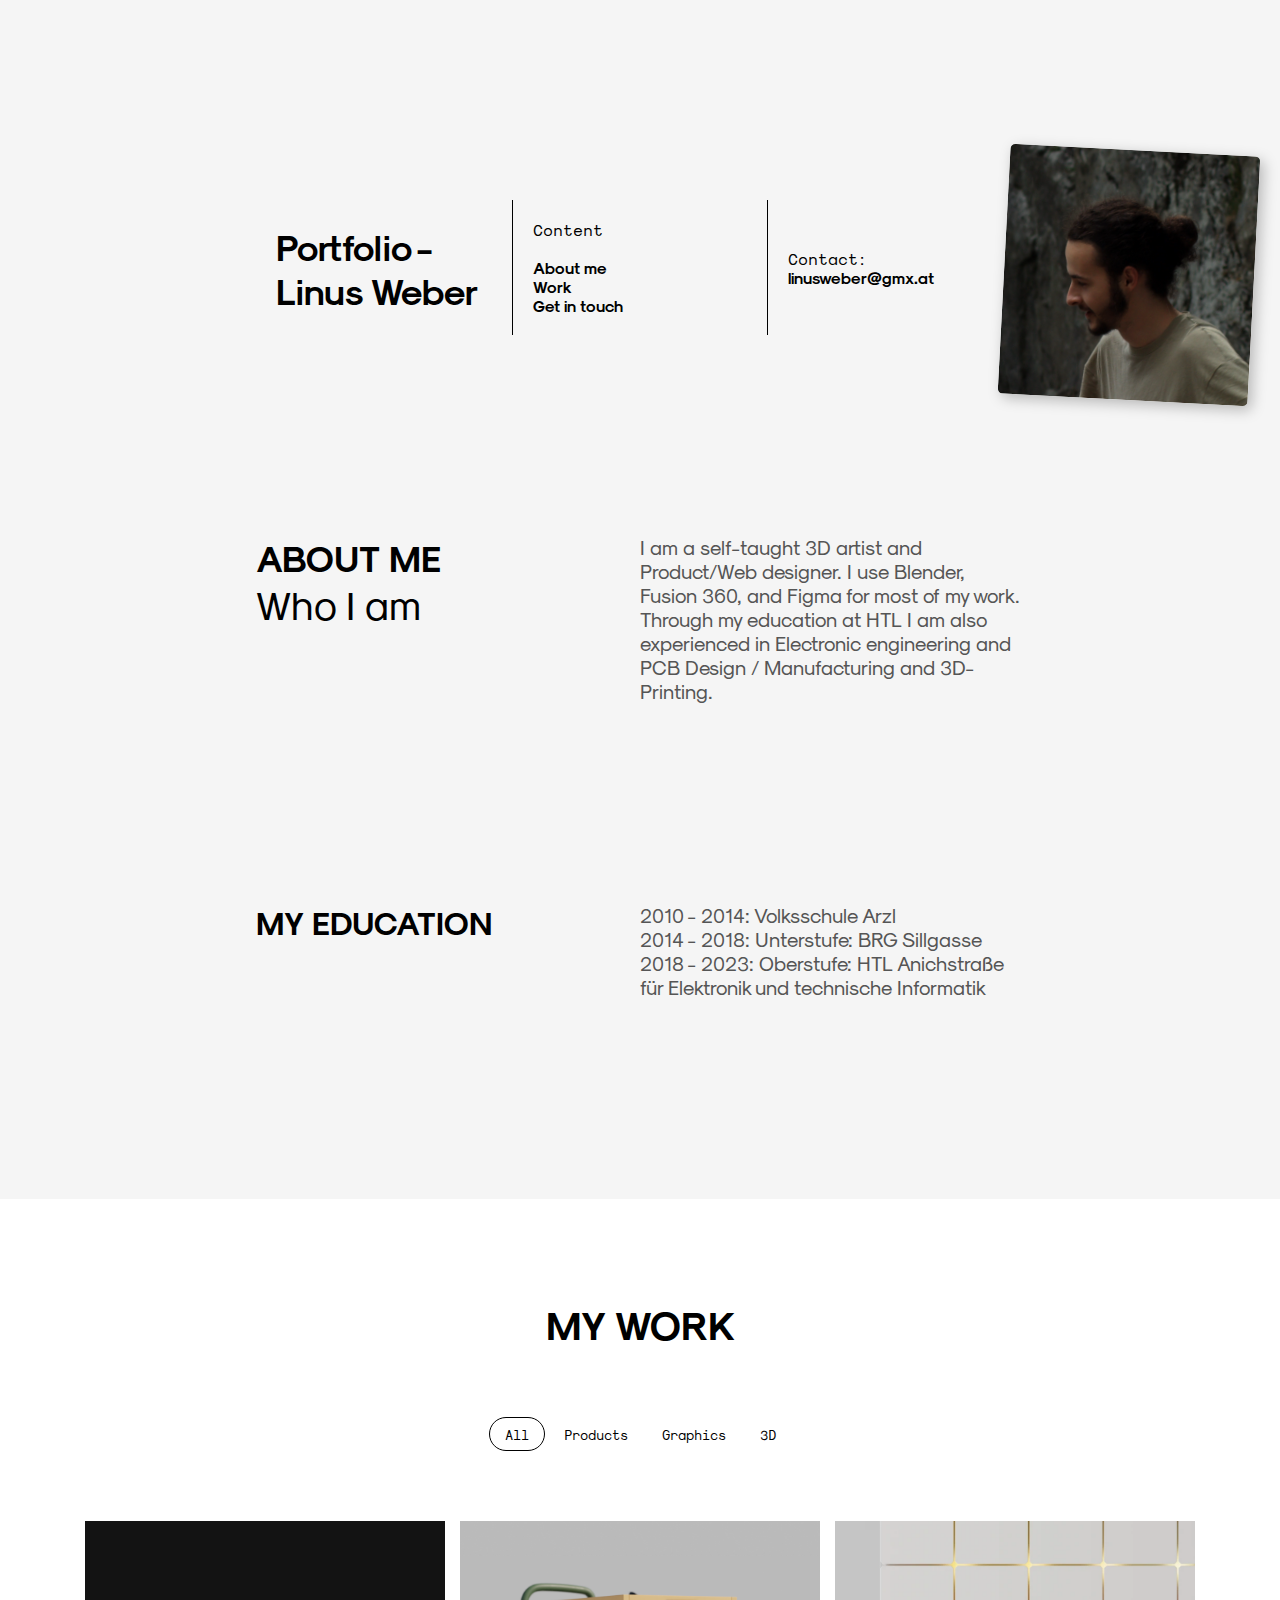
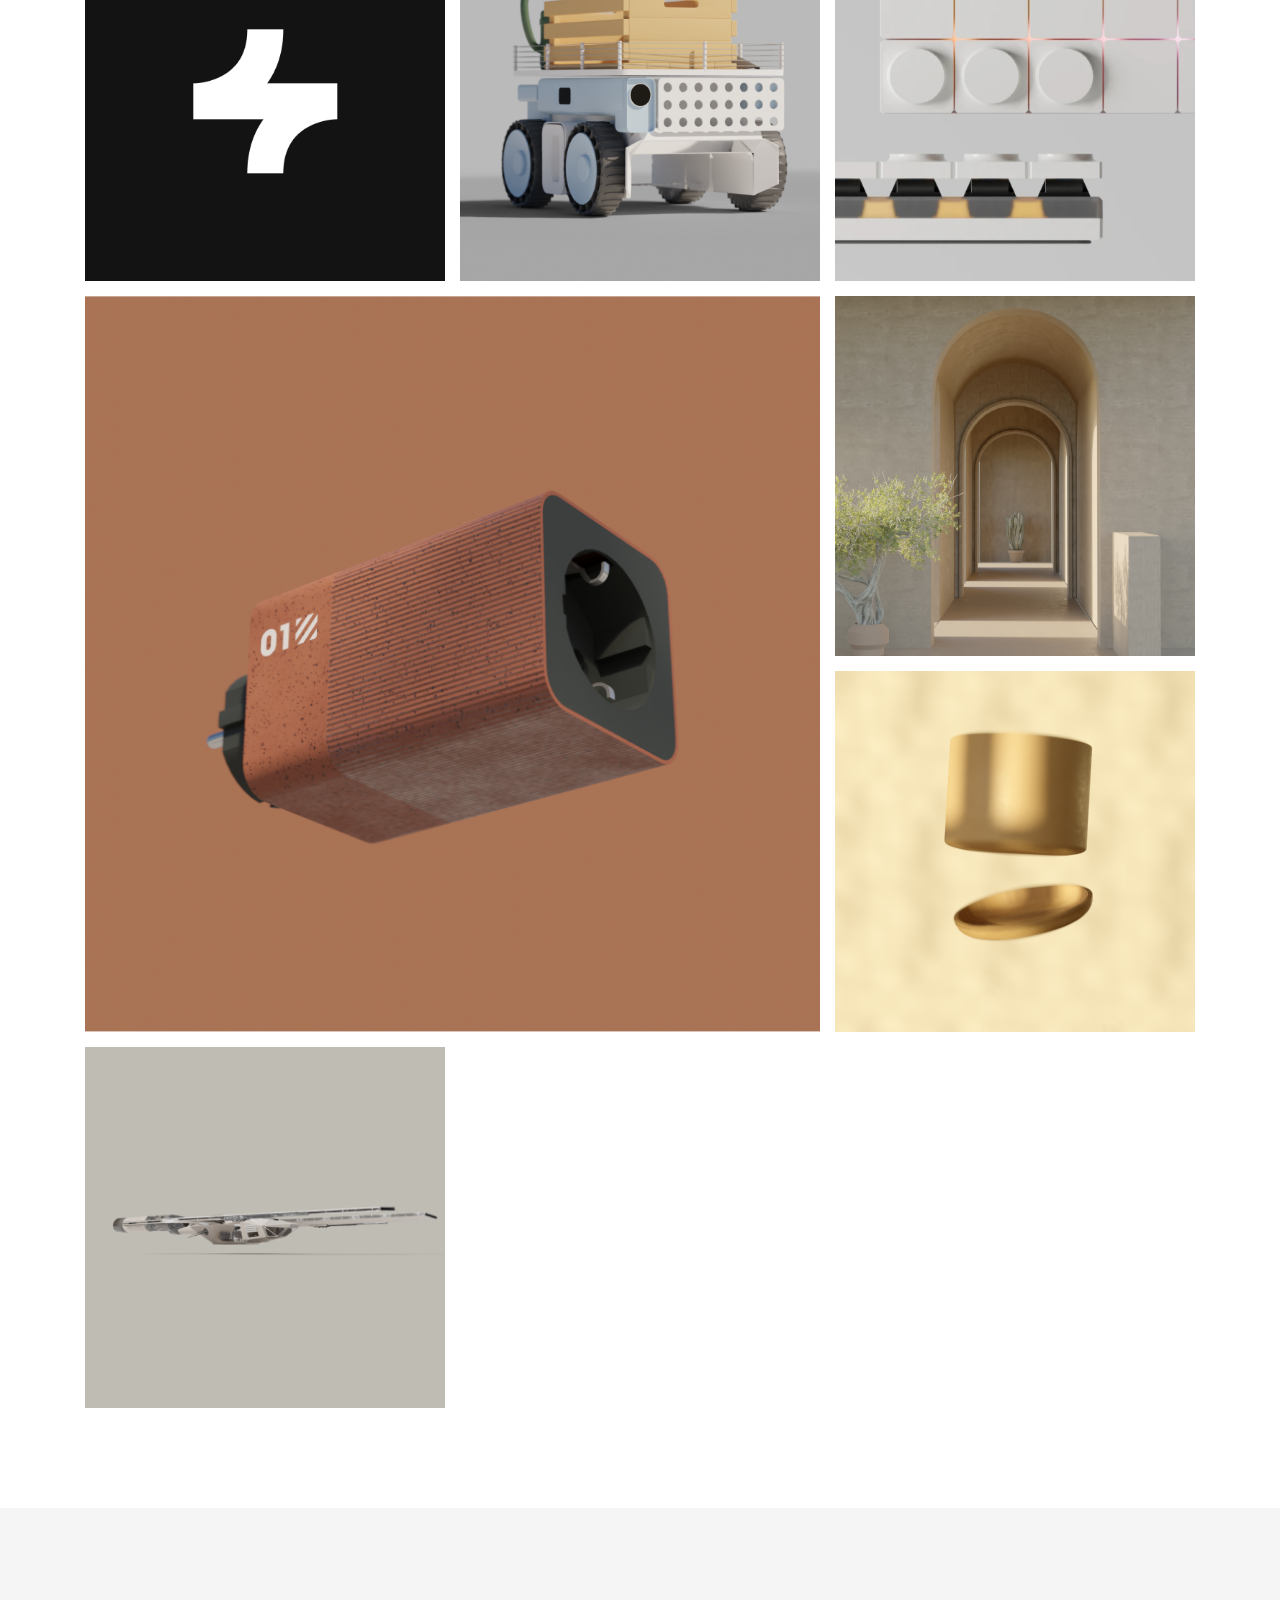
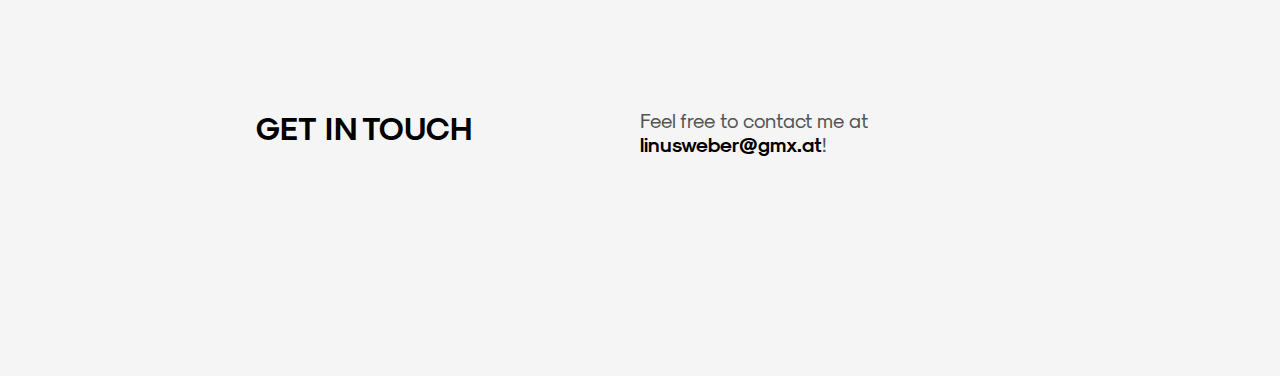
<file: index.html>
<!DOCTYPE html>
<html lang="en">
<head>
    <meta charset="UTF-8">
    <meta http-equiv="X-UA-Compatible" content="IE=edge">
    <meta name="viewport" content="width=device-width, initial-scale=1.0">
    <title>Portfolio</title>
    <link rel="stylesheet" href="style.css">
    <link rel="shortcut icon" href="/resources/images/halftone-logo-small.svg" type="image/x-icon">
</head>
<body>
    <section class="desc-sec">
        <div class="table">
            <div class="row-1">
                <div class="col" id="table-title">
                    Portfolio -<br>
                    Linus Weber
                </div>
                <div class="col mid" id="table-content">
                    Content <br>
                    <br>
                    <span>
                        About me <br>
                        Work <br>
                        Get in touch
                    </span>
                </div>
                <div class="col">
                    <div class="table-contact">
                        Contact: <br>
                        <a href="mailto:linusweber@gmx.at">linusweber@gmx.at</a>
                    </div>
                </div>
            </div>
        </div>

        <img src="/resources/images/me.webp" alt="" class="pfp">

        <div class="text-sub-sec">
            <div class="pr-name">
                    <h1>ABOUT ME</h1>
                    <h2>Who I am</h2>
                </div>
               <div class="text">
                   I am a self-taught 3D artist and Product/Web designer.
                   I use Blender, Fusion 360, and Figma for most of my work. Through my education at HTL I am also experienced in Electronic engineering and PCB Design / Manufacturing and 3D-Printing.
                </div>
            </div>
        </div>

        <div class="text-sub-sec">
            <div class="pr-heading">
                <h1>MY EDUCATION</h1>
            </div>
            <div class="text">
                2010 - 2014: Volksschule Arzl <br>
                2014 - 2018: Unterstufe: BRG Sillgasse <br>
                2018 - 2023: Oberstufe: HTL Anichstraße für Elektronik und technische Informatik <br>
            </div>
        </div>
    </section>

    <section class="work">
        <h1 class="work-title">MY WORK</h1>
        <div id="btn-group">
            <button class="category active" onclick="filterSelection('all')">All</button>
            <button class="category" onclick="filterSelection('product')">Products</button>
            <button class="category" onclick="filterSelection('graphics')">Graphics</button>
            <button class="category" onclick="filterSelection('3d')">3D</button>
        </div>
        <div class="work-projects">
            <img src="projects/pr-thumbnails/aether.png" alt="graphics" class="gallery-element normal graphics" onclick="window.location.href='projects/graphics/';">
            <img src="projects/pr-thumbnails/mower.png" alt="product" class="gallery-element normal product 3d" onclick="window.location.href='projects/mower-robot/';">
            <img src="projects/pr-thumbnails/marc.png" alt="product" class="gallery-element large product 3d" onclick="window.location.href='projects/marc/';">
            <img src="projects/pr-thumbnails/keypad.png" alt="product" class="gallery-element normal product 3d" onclick="window.location.href='projects/keypad/';">
            <img src="projects/pr-thumbnails/architecture.png" alt="3d" class="gallery-element normal 3d" onclick="window.location.href='projects/architecture/';">
            <img src="projects/pr-thumbnails/cup.png" alt="product" class="gallery-element normal product 3d" onclick="window.location.href='projects/cup/';">
            <img src="projects/pr-thumbnails/3d-modelling.png" alt="product" class="gallery-element normal 3d" onclick="window.location.href='projects/3D/';">
        </div>
    </section>
    <section class="desc-sec">
        <div class="text-sub-sec">
            <div class="pr-heading">
                <h1>GET IN TOUCH</h1>
            </div>
            <div class="text">
                Feel free to contact me at <a href="mailto:linusweber@gmx.at">linusweber@gmx.at</a>!
            </div>
        </div>
    </section>

    <!-- <div id="footer">
        <script>
        fetch("/utility/footer.html", { method: 'GET'})
        .then(res => res.text())
        .then(data => document.getElementById("footer").innerHTML += data);
        </script>
    </div> -->
    
    <script src="script.js"></script>
</body>
</html>
</file>
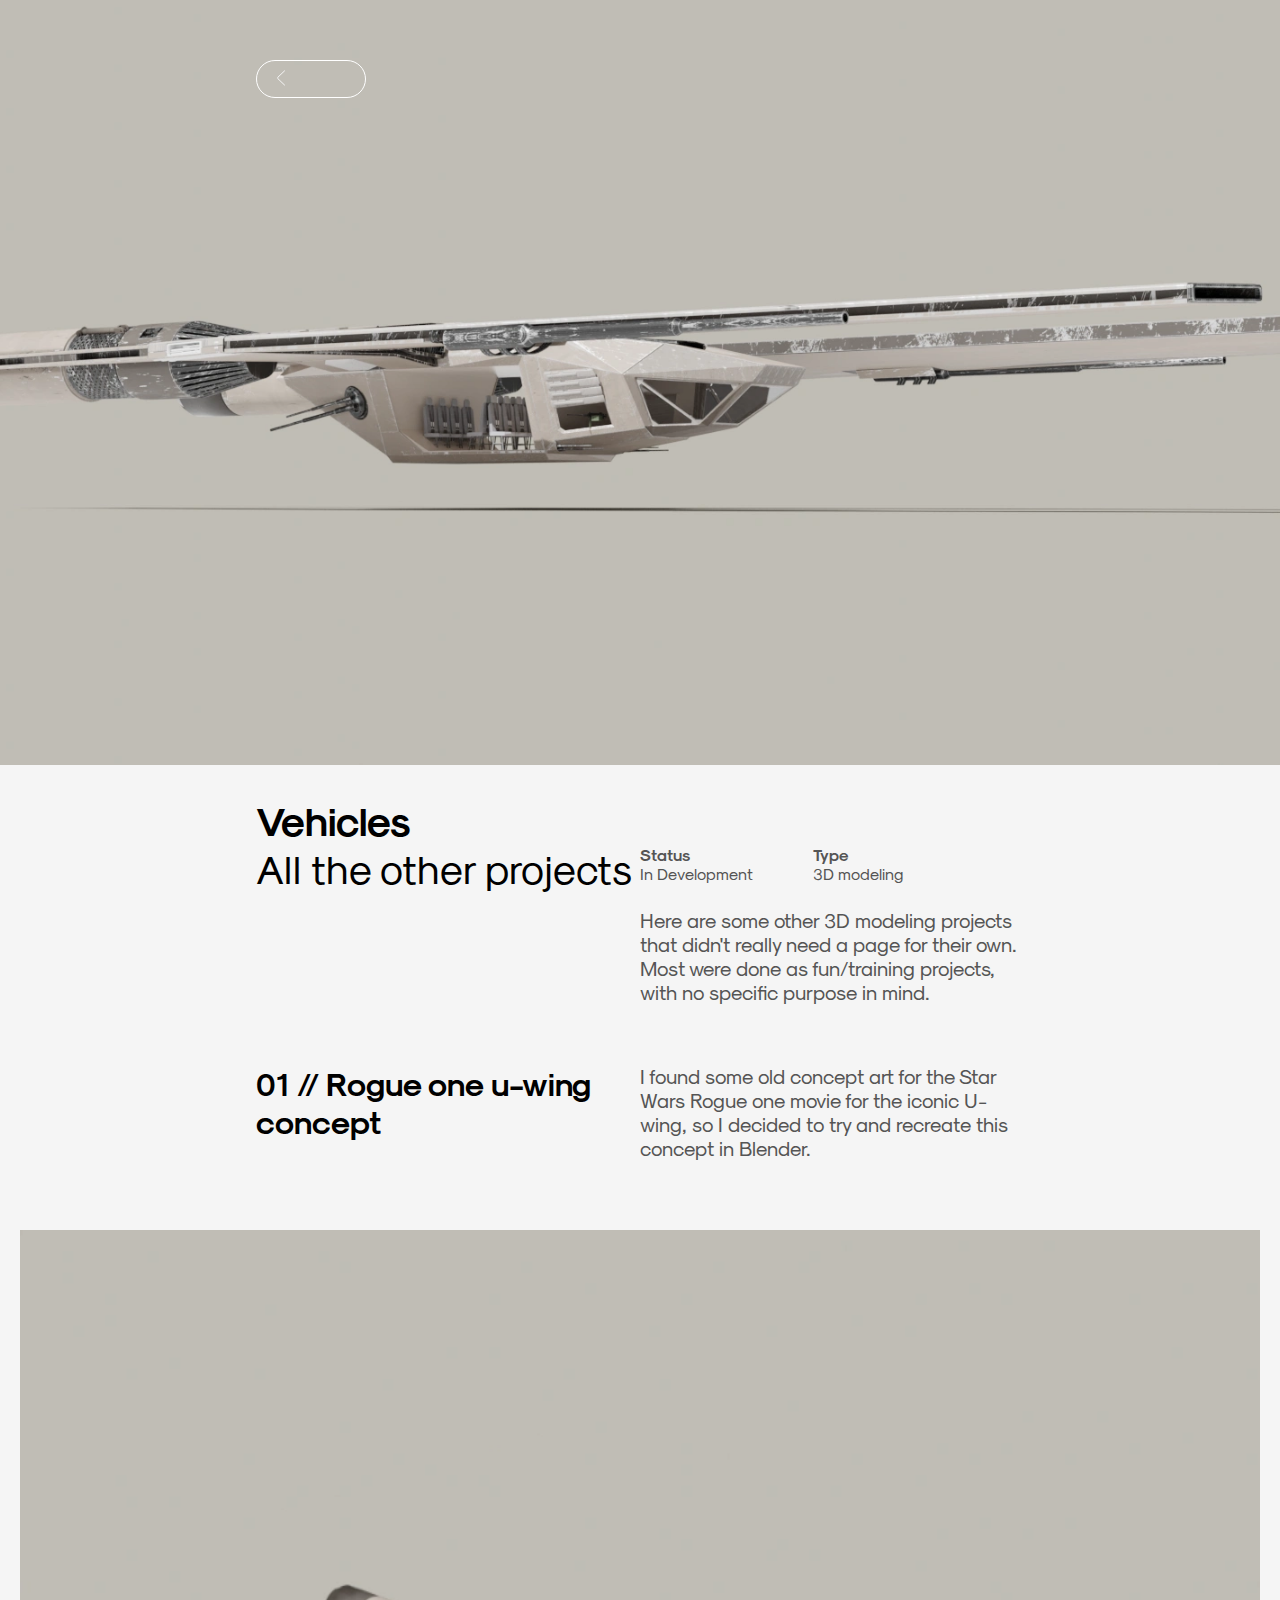
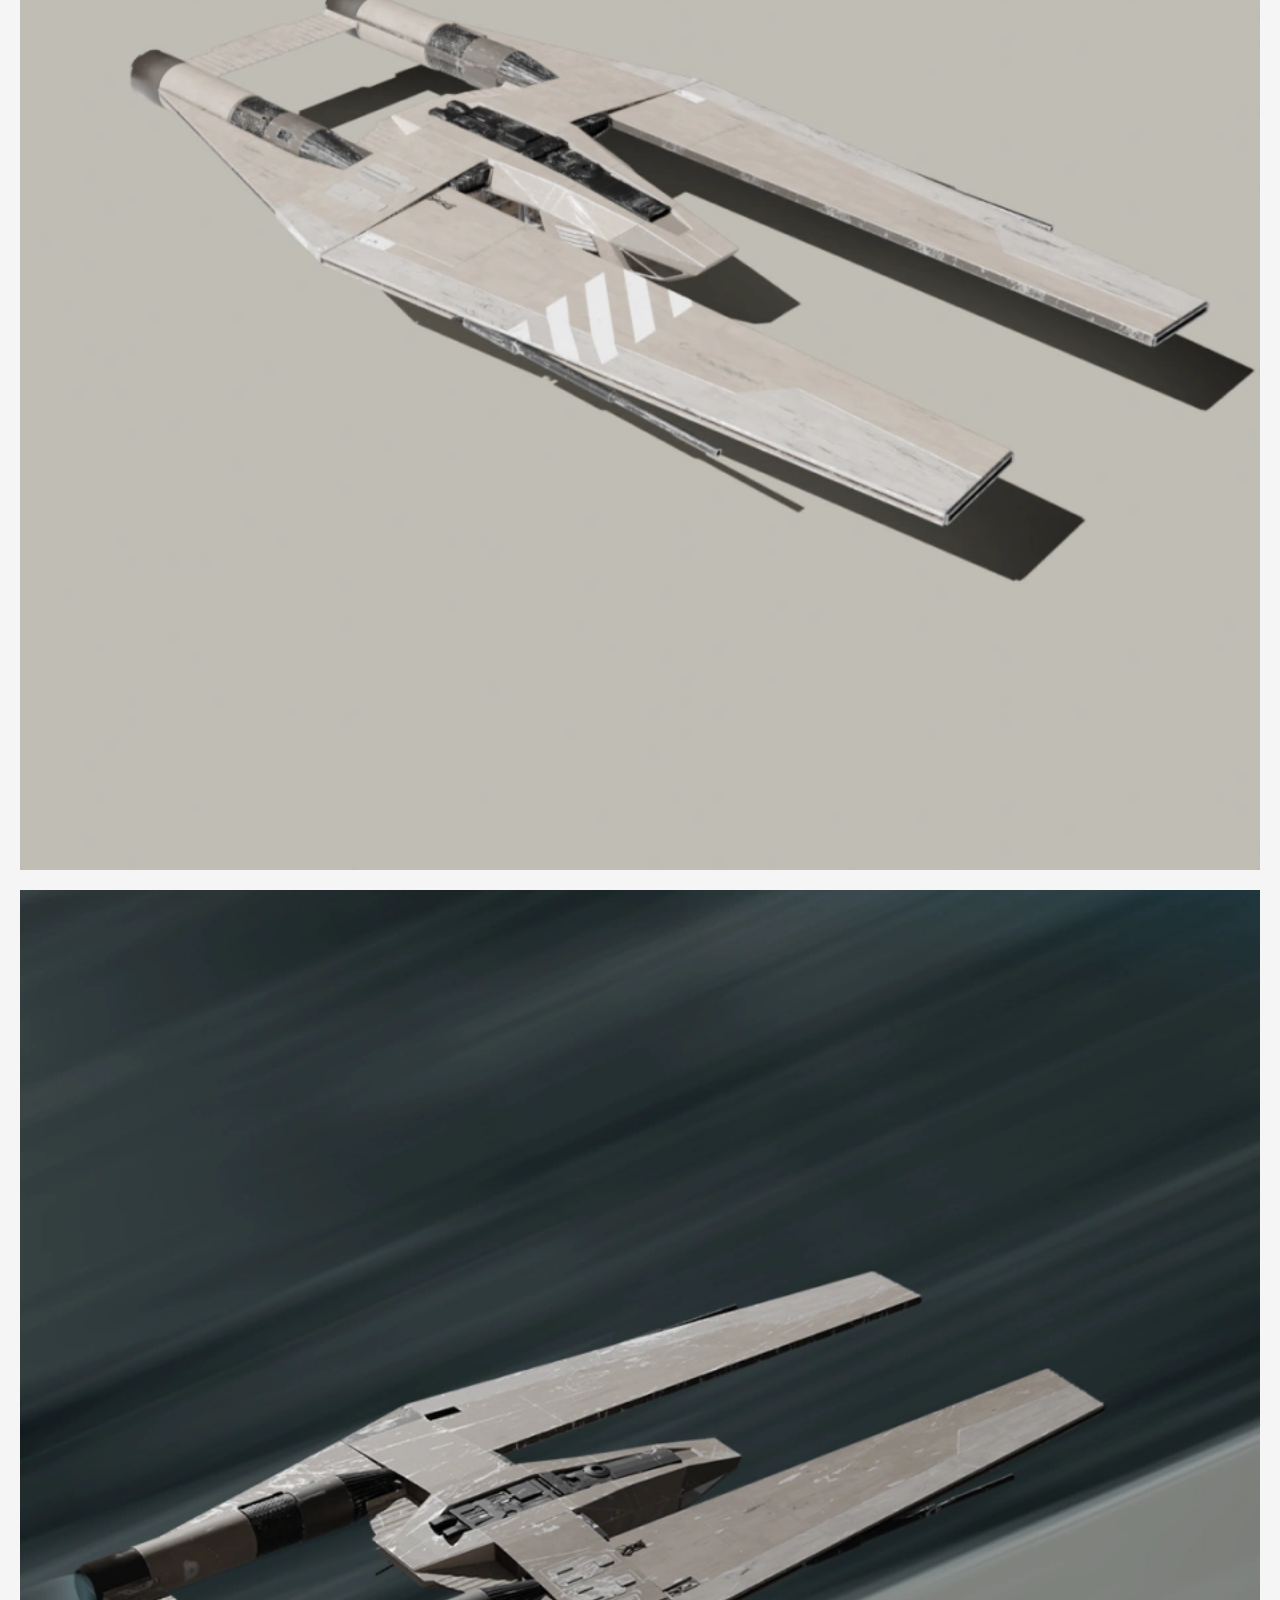
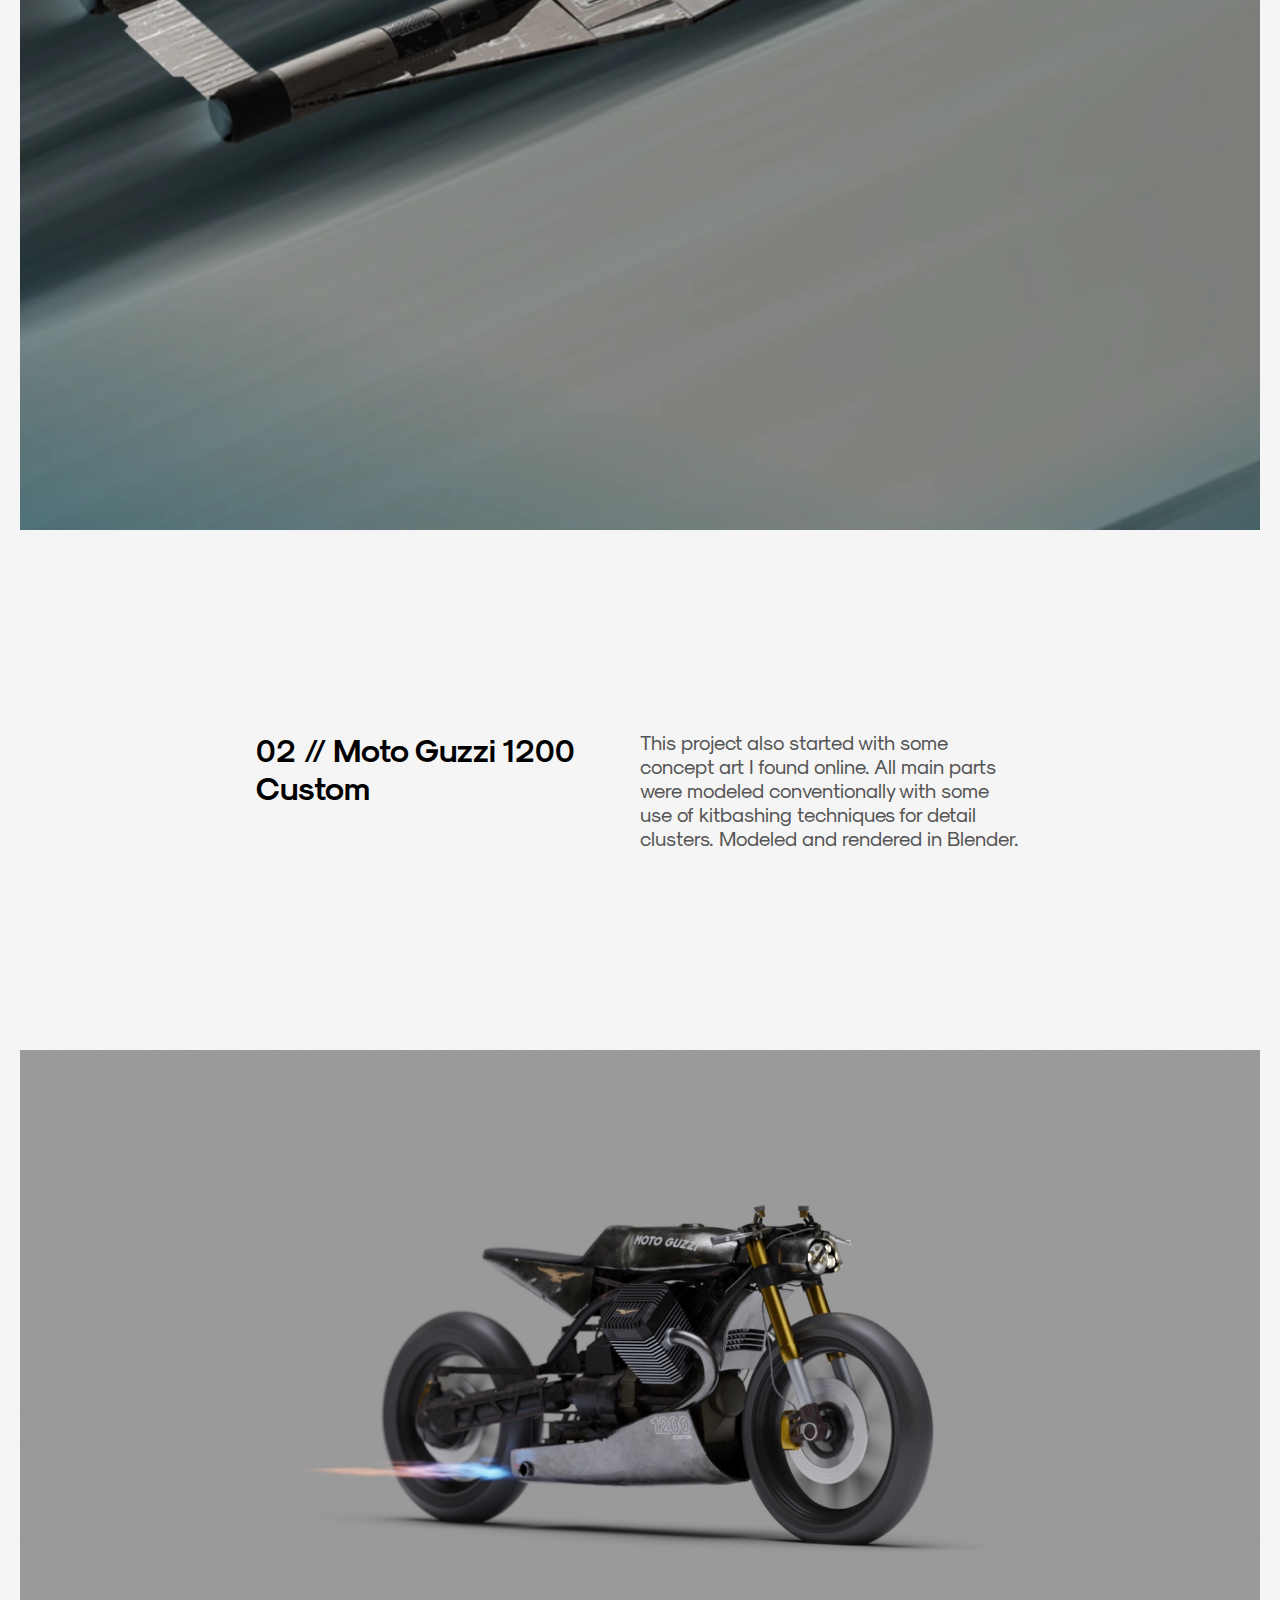
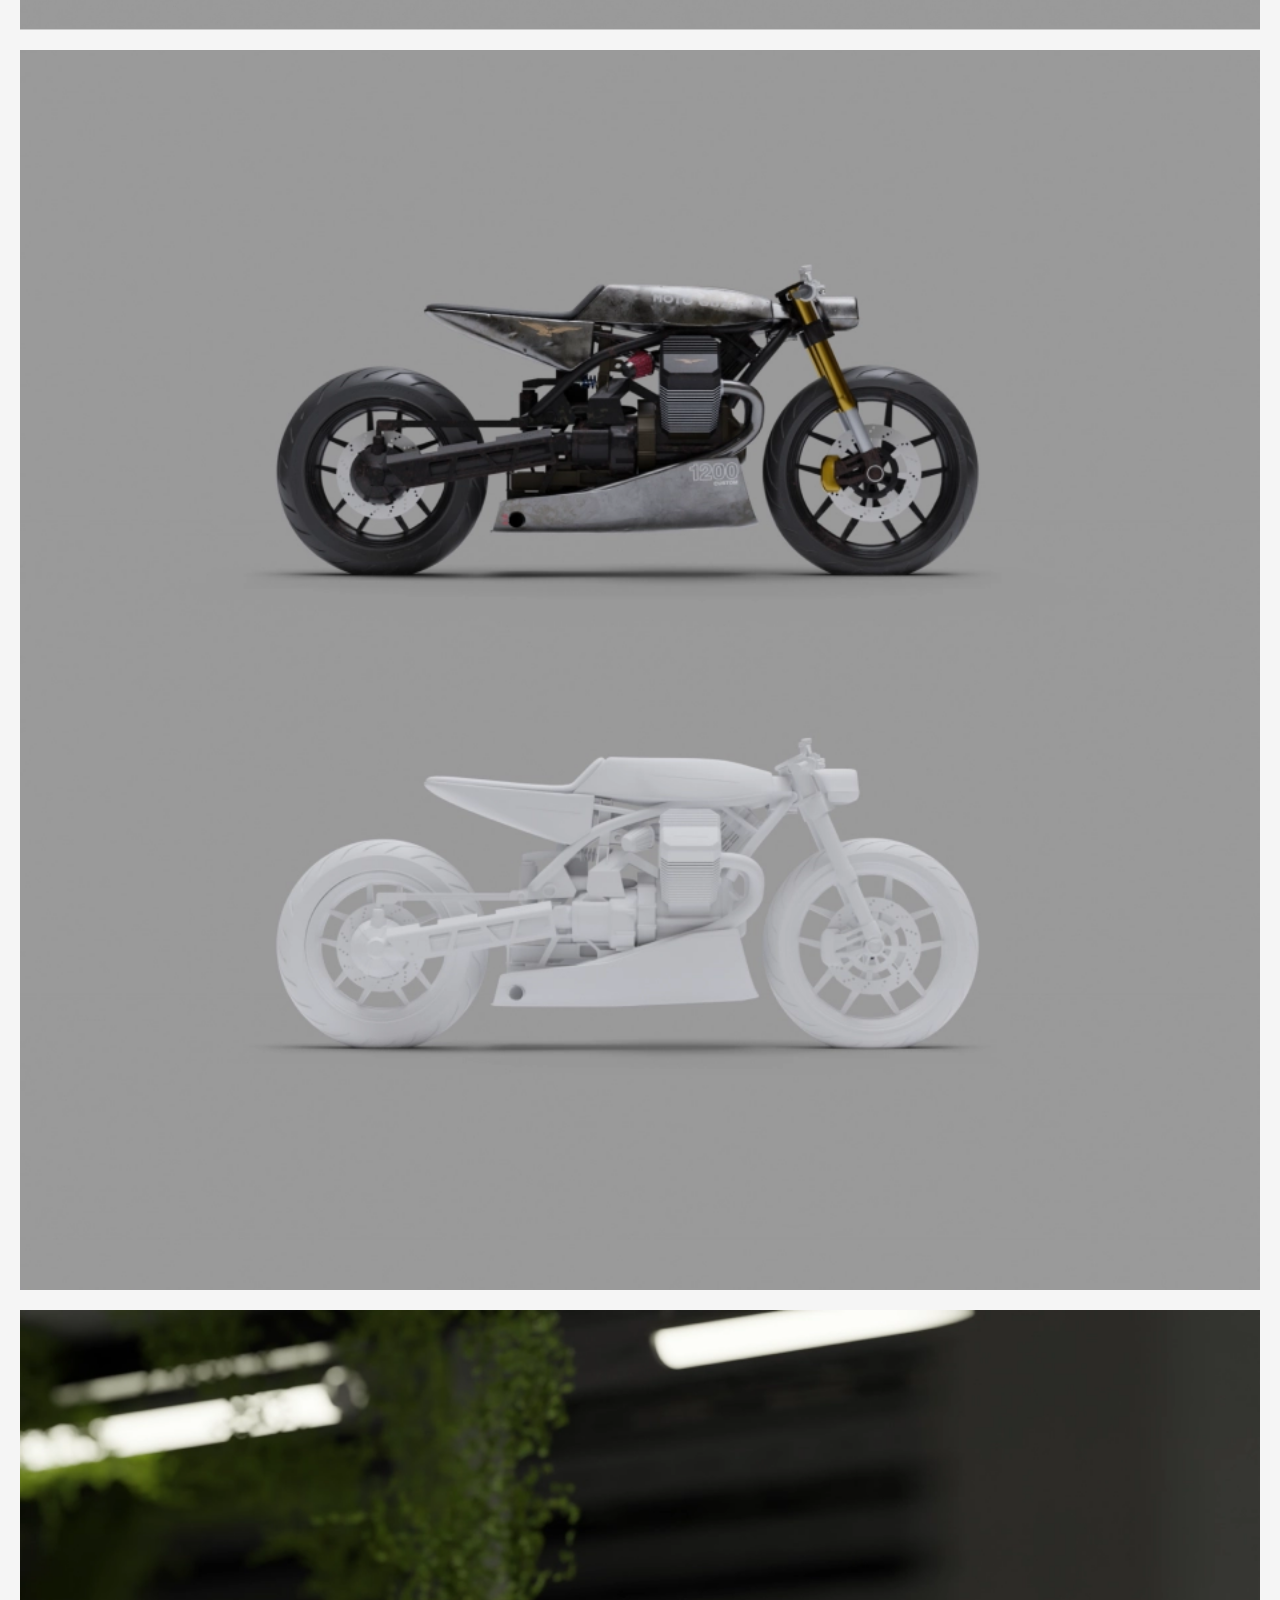
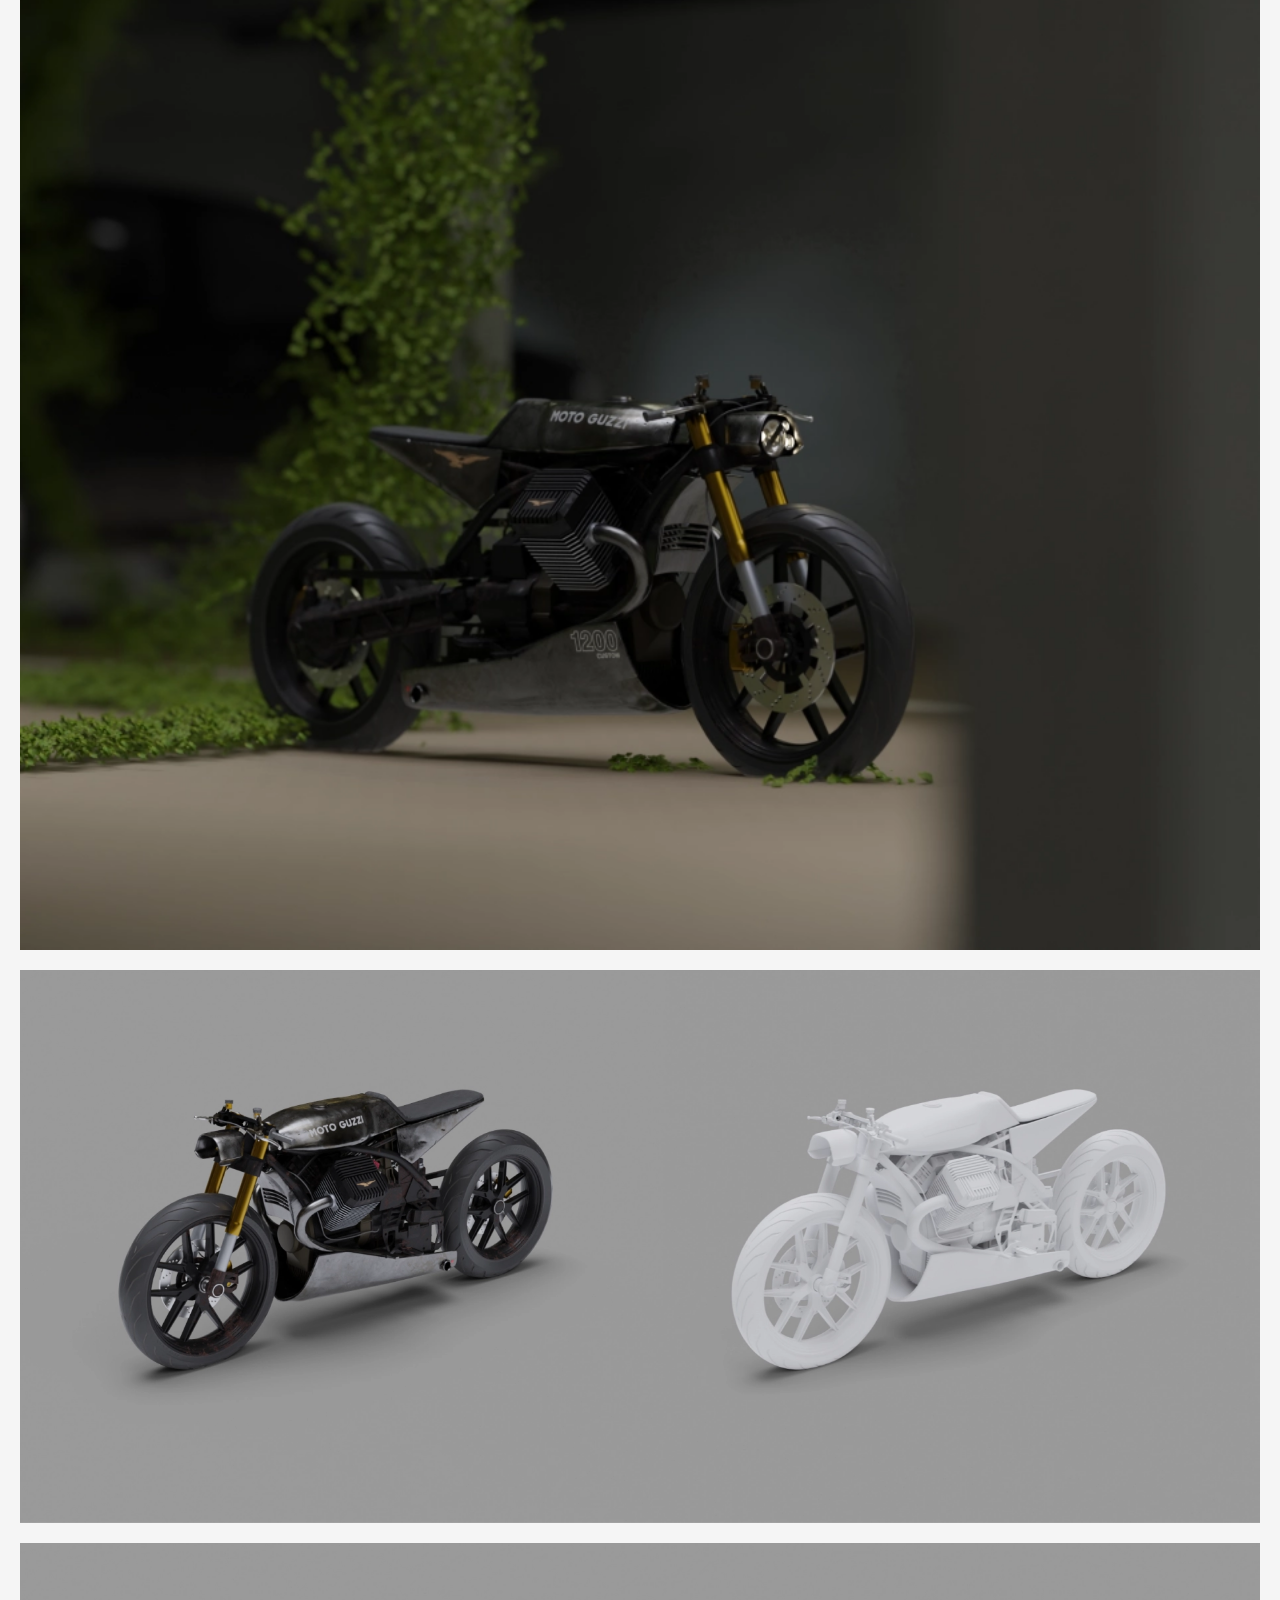
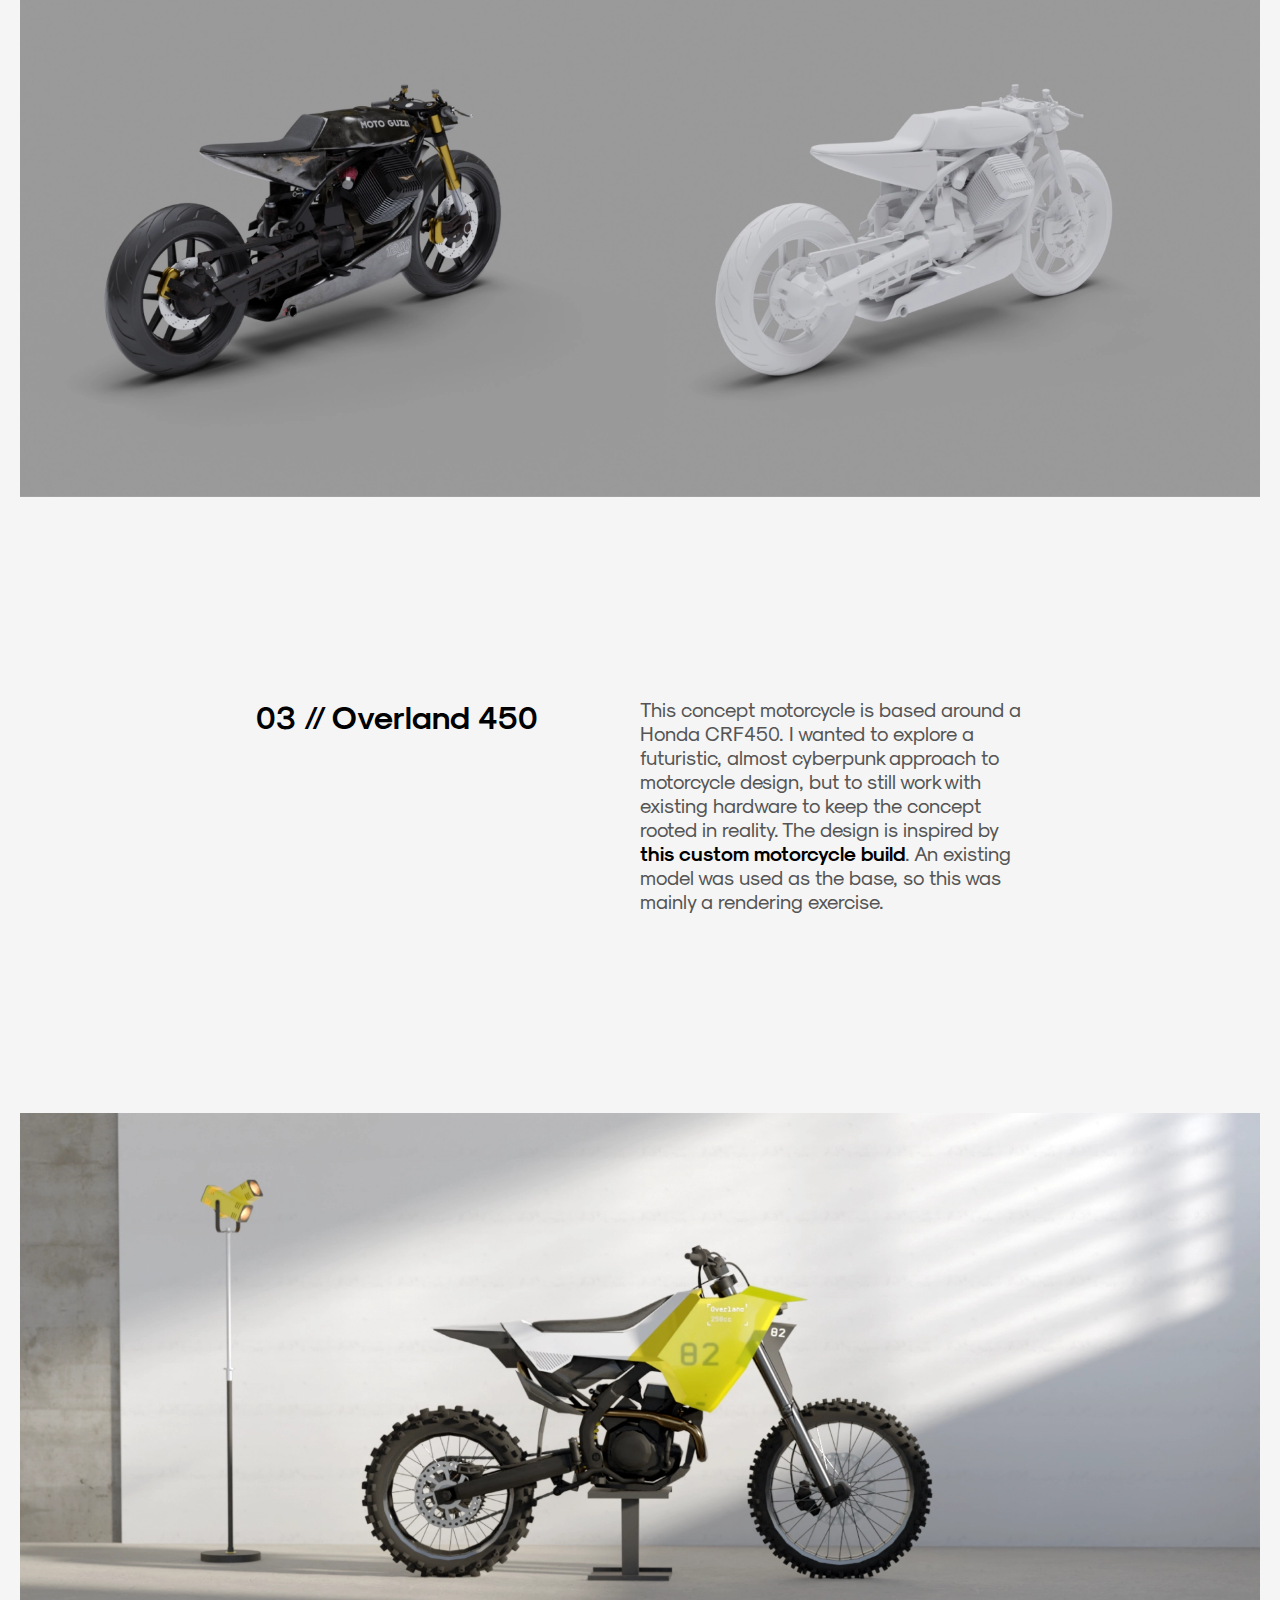
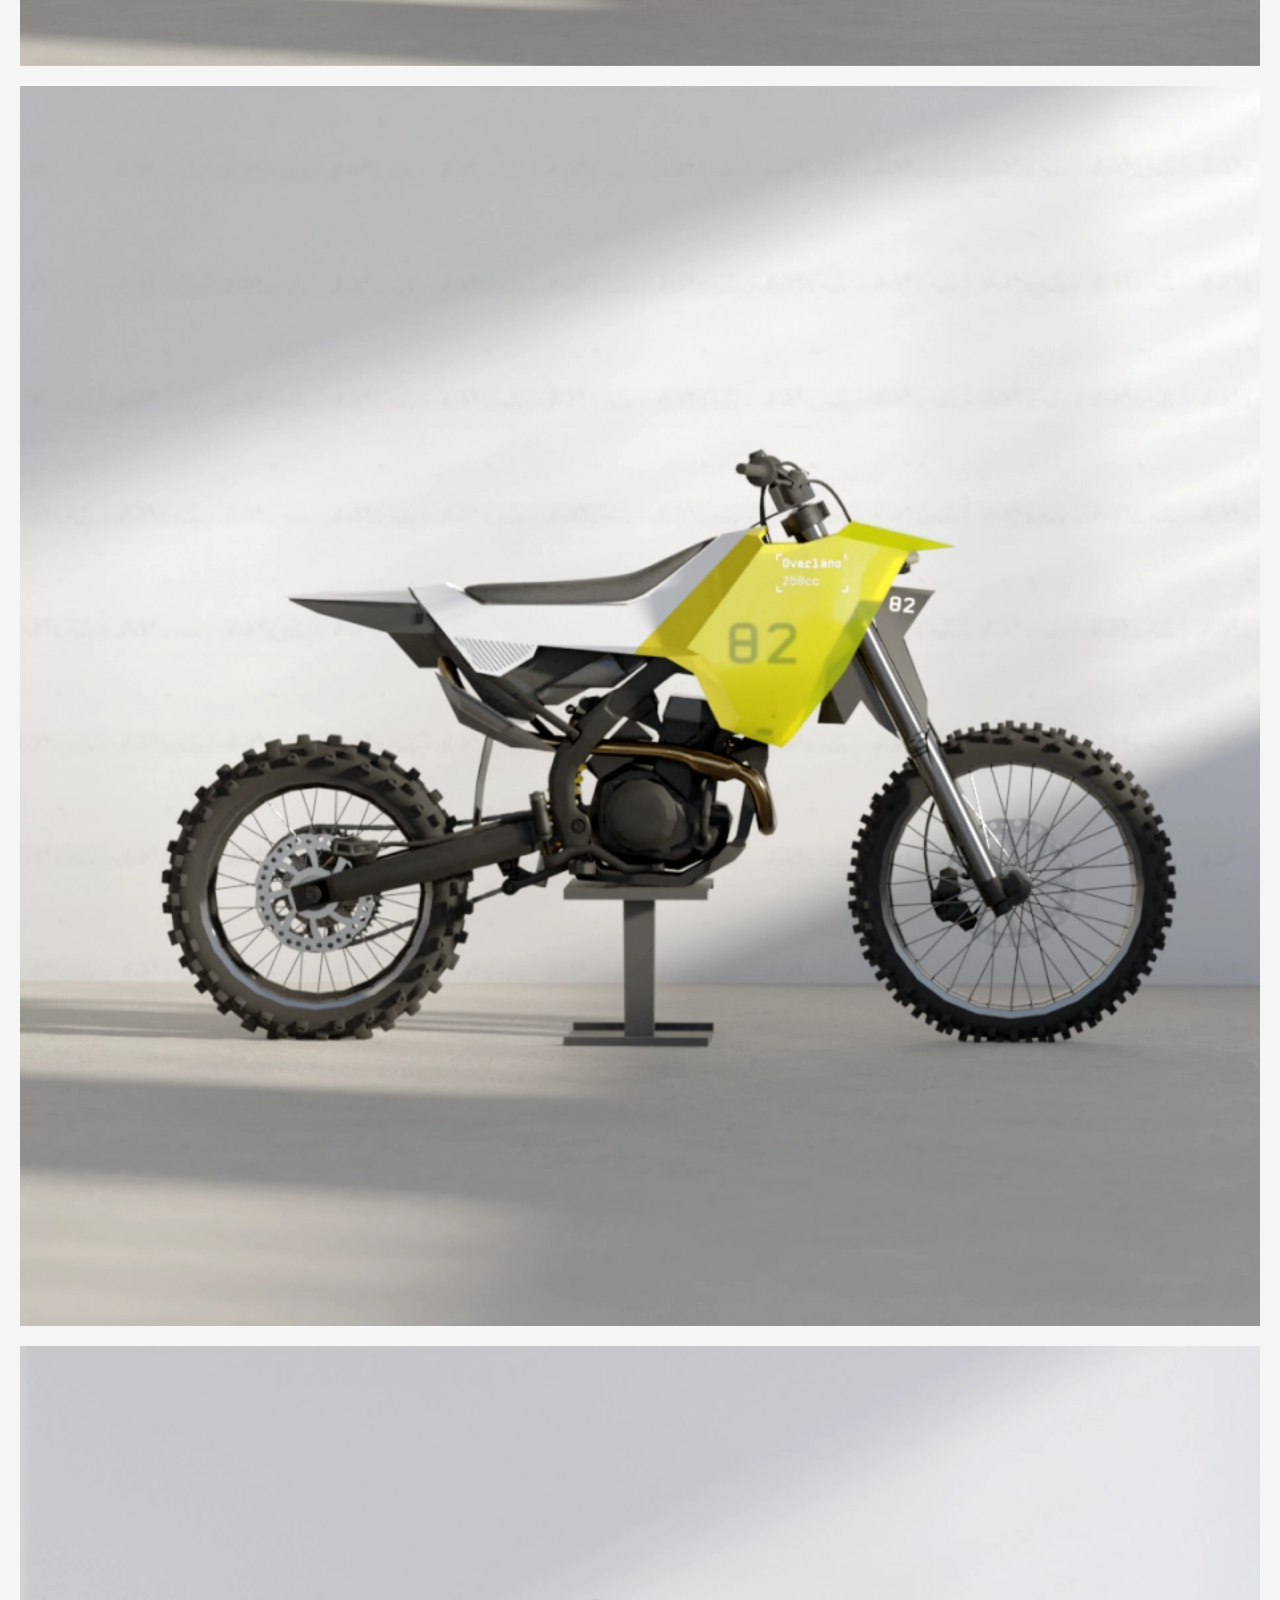
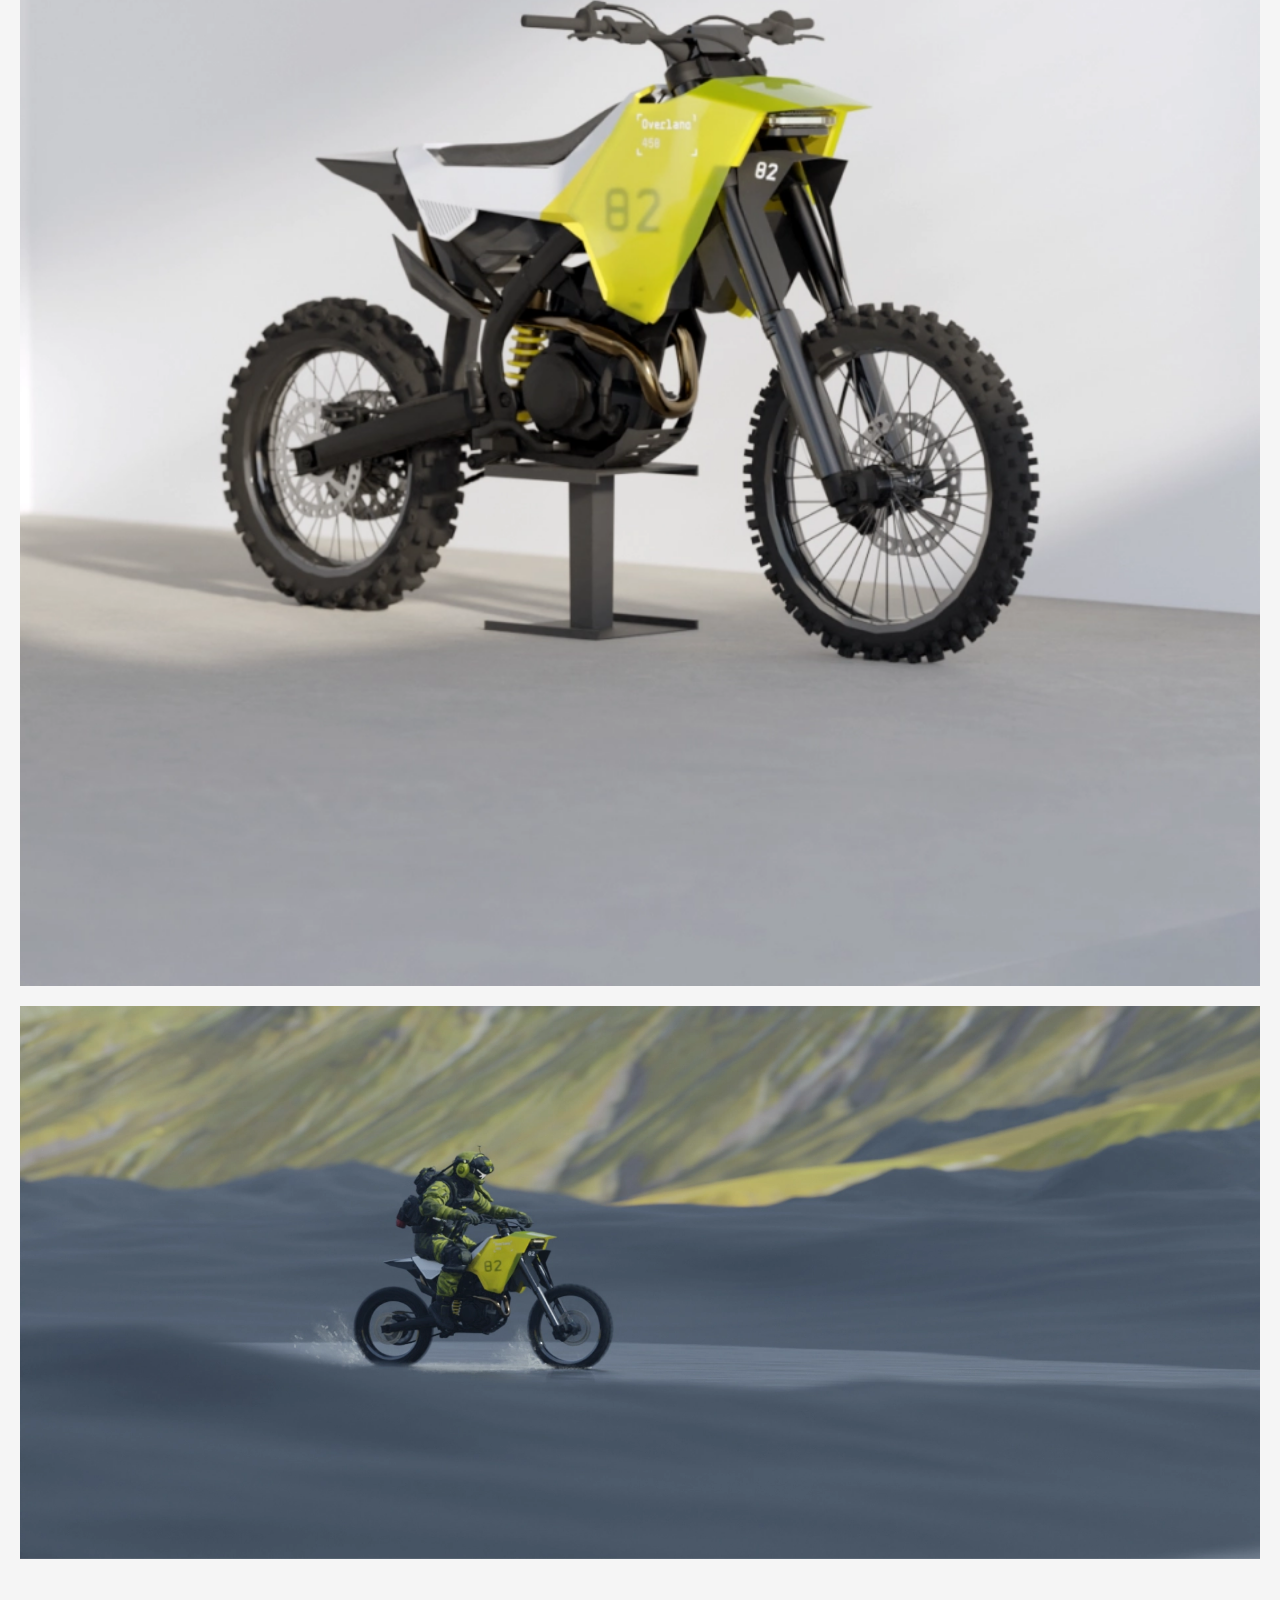
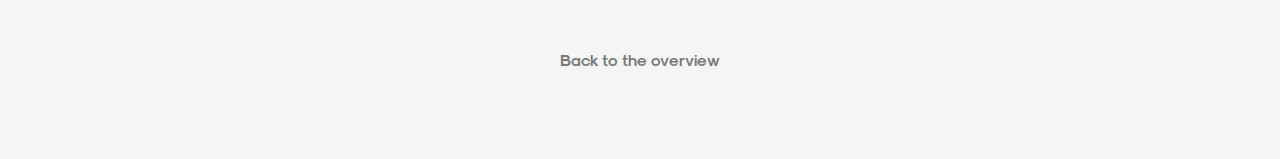
<file: projects/3D/index.html>
<!DOCTYPE html>
<html lang="en">
<head>
    <meta charset="UTF-8">
    <meta http-equiv="X-UA-Compatible" content="IE=edge">
    <meta name="viewport" content="width=device-width, initial-scale=1.0">
    <title>3D</title>
    <link rel="stylesheet" href="../pr-style.css">
    <link rel="shortcut icon" href="/portfolio/resources/images/halftone-logo-small.svg" type="image/x-icon">
</head>
<body>
    <section class="banner">
        <button class="back" onclick="window.location.href='/';"><svg width="9" height="16" viewBox="0 0 9 16" fill="none" xmlns="http://www.w3.org/2000/svg"><path d="M7.53284 0.894775L0.86179 7.23228C0.44679 7.62653 0.44679 8.28802 0.86179 8.68227L7.53284 15.0198" stroke="#F5F5F5" stroke-linecap="round"/></svg></button>
        <img src="images/banner.webp" alt="" class="banner-img">
    </section>

    <section class="text-sec title-sec">
        <div class="text-sub-sec">
            <div class="pr-name">
                <h1>Vehicles</h1>
                <h2>All the other projects</h2>
            </div>
            <div class="text">
                <div class="pr-status">
                    <div class="status">
                        <h3>Status</h3>
                        In Development
                    </div>
                    <div class="type">
                        <h3>Type</h3>
                        3D modeling
                    </div>
                </div>
                Here are some other 3D modeling projects that didn't really need a page for their own. Most were done as fun/training projects, with no specific purpose in mind.
            </div>
        </div>
        <div class="text-sub-sec">
            <div class="pr-heading">
                <h1>01 // Rogue one u-wing concept</h1>
            </div>
            <div class="text">
                I found some old concept art for the Star Wars Rogue one movie for the iconic U-wing, so I decided to try and recreate this concept in Blender.
            </div>
        </div>
    </section>

    <section class="images">
        <img src="images/u-w-01.webp" alt="" class="img-half">
        <img src="images/u-w-02.webp" alt="" class="img-half">
    </section>

    <section class="text-sec">
        <div class="text-sub-sec">
            <h1 class="pr-heading">02 // Moto Guzzi 1200 Custom</h1>
            <div class="text">
                This project also started with some concept art I found online. All main parts were modeled conventionally with some use of kitbashing techniques for detail clusters. Modeled and rendered in Blender.
            </div>
        </div>
    </section>

    <section class="images">
        <img src="images/m-w-01.webp" alt="" class="img-full">
        <img src="images/m-h-02.webp" alt="" class="img-half">
        <img src="images/m-h-03.webp" alt="" class="img-half">
        <img src="images/m-w-04.webp" alt="" class="img-full">
        <img src="images/m-w-05.webp" alt="" class="img-full">
    </section>

    <section class="text-sec">
        <div class="text-sub-sec">
            <h1 class="pr-heading">03 // Overland 450</h1>
            <div class="text">
                This concept motorcycle is based around a Honda CRF450. I wanted to explore a futuristic, almost cyberpunk approach to motorcycle design, but to still work with existing hardware to keep the concept rooted in reality. The design is inspired by <a href="https://www.autofabrica.com/type-17" target="_blank">this custom motorcycle build</a>. An existing model was used as the base, so this was mainly a rendering exercise.
            </div>
        </div>
    </section>

    <section class="images">
        <img src="images/o-w-01.webp" alt="" class="img-full">
        <img src="images/o-h-02.webp" alt="" class="img-half">
        <img src="images/o-h-03.webp" alt="" class="img-half">
        <img src="images/o-w-04.webp" alt="" class="img-full">
    </section>

    <div class="footer">
        <a href="/">Back to the overview</a>
    </div>

</body>
</html>
</file>
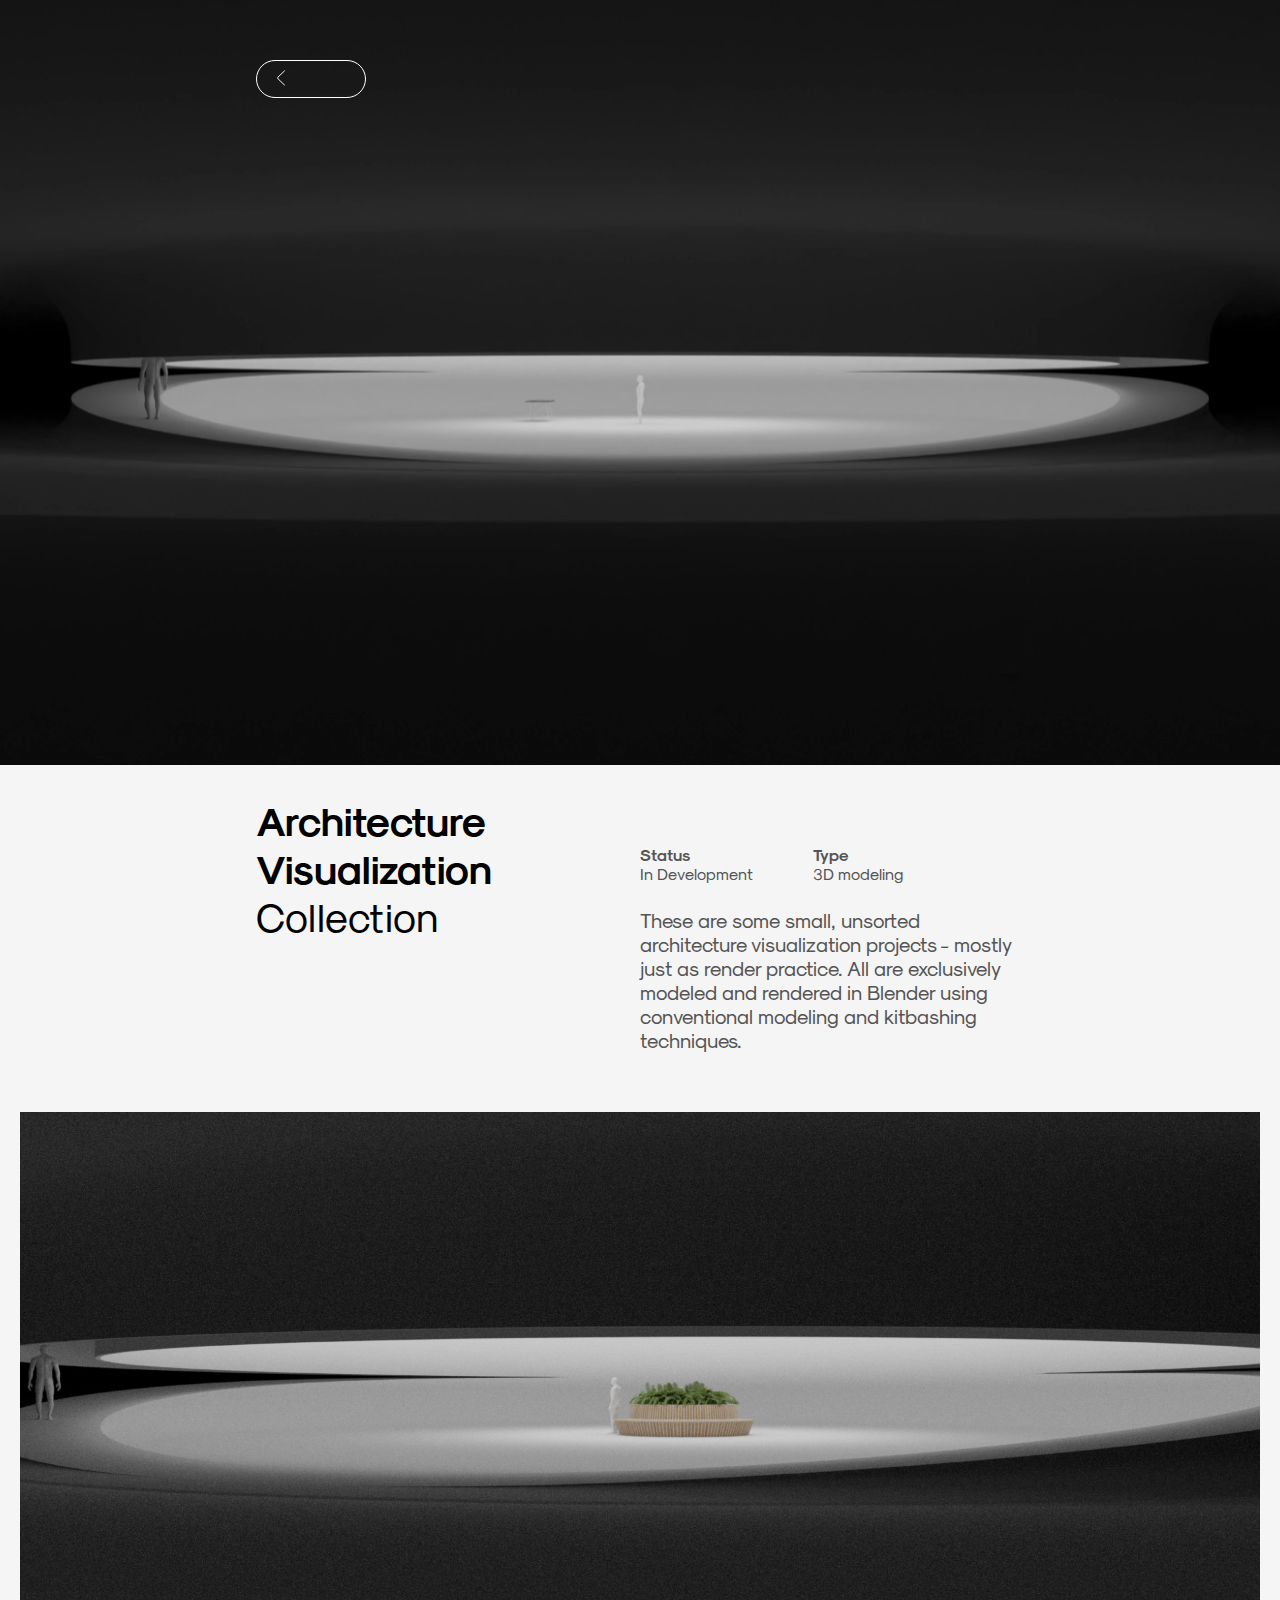
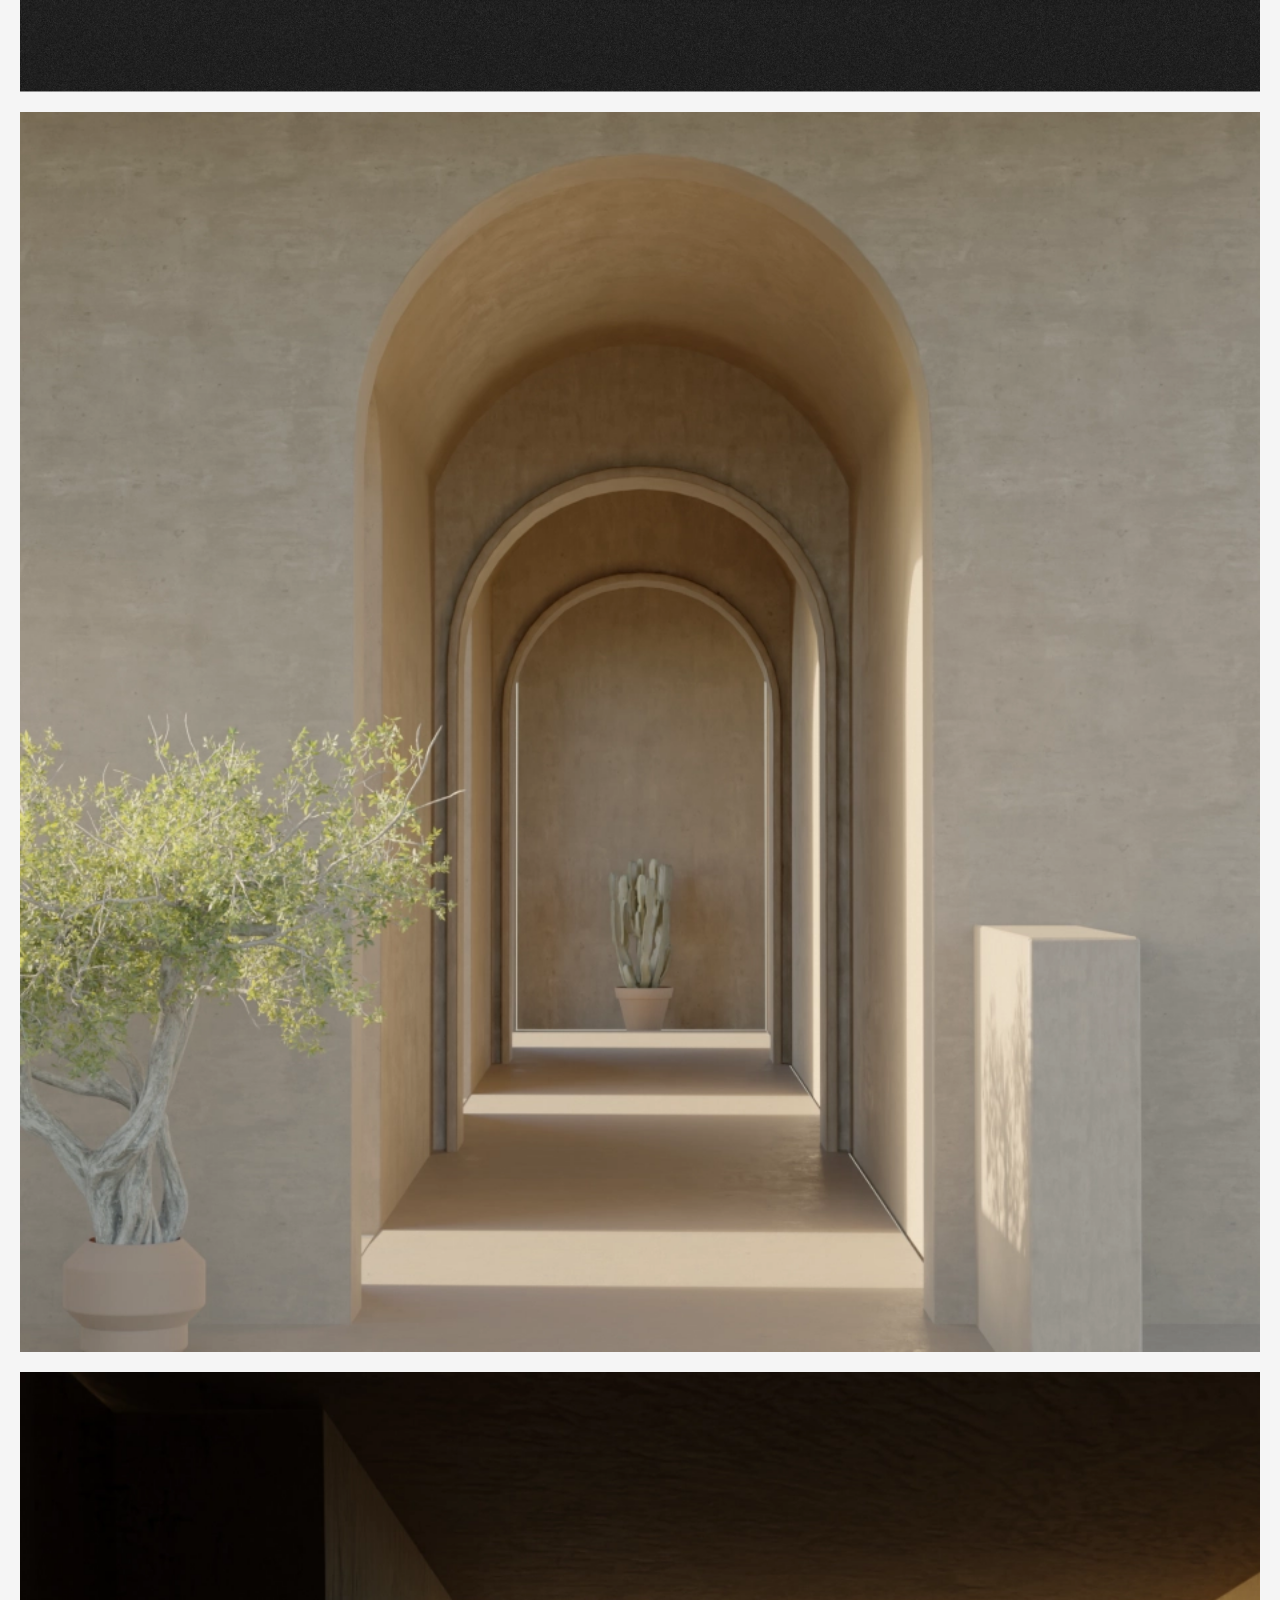
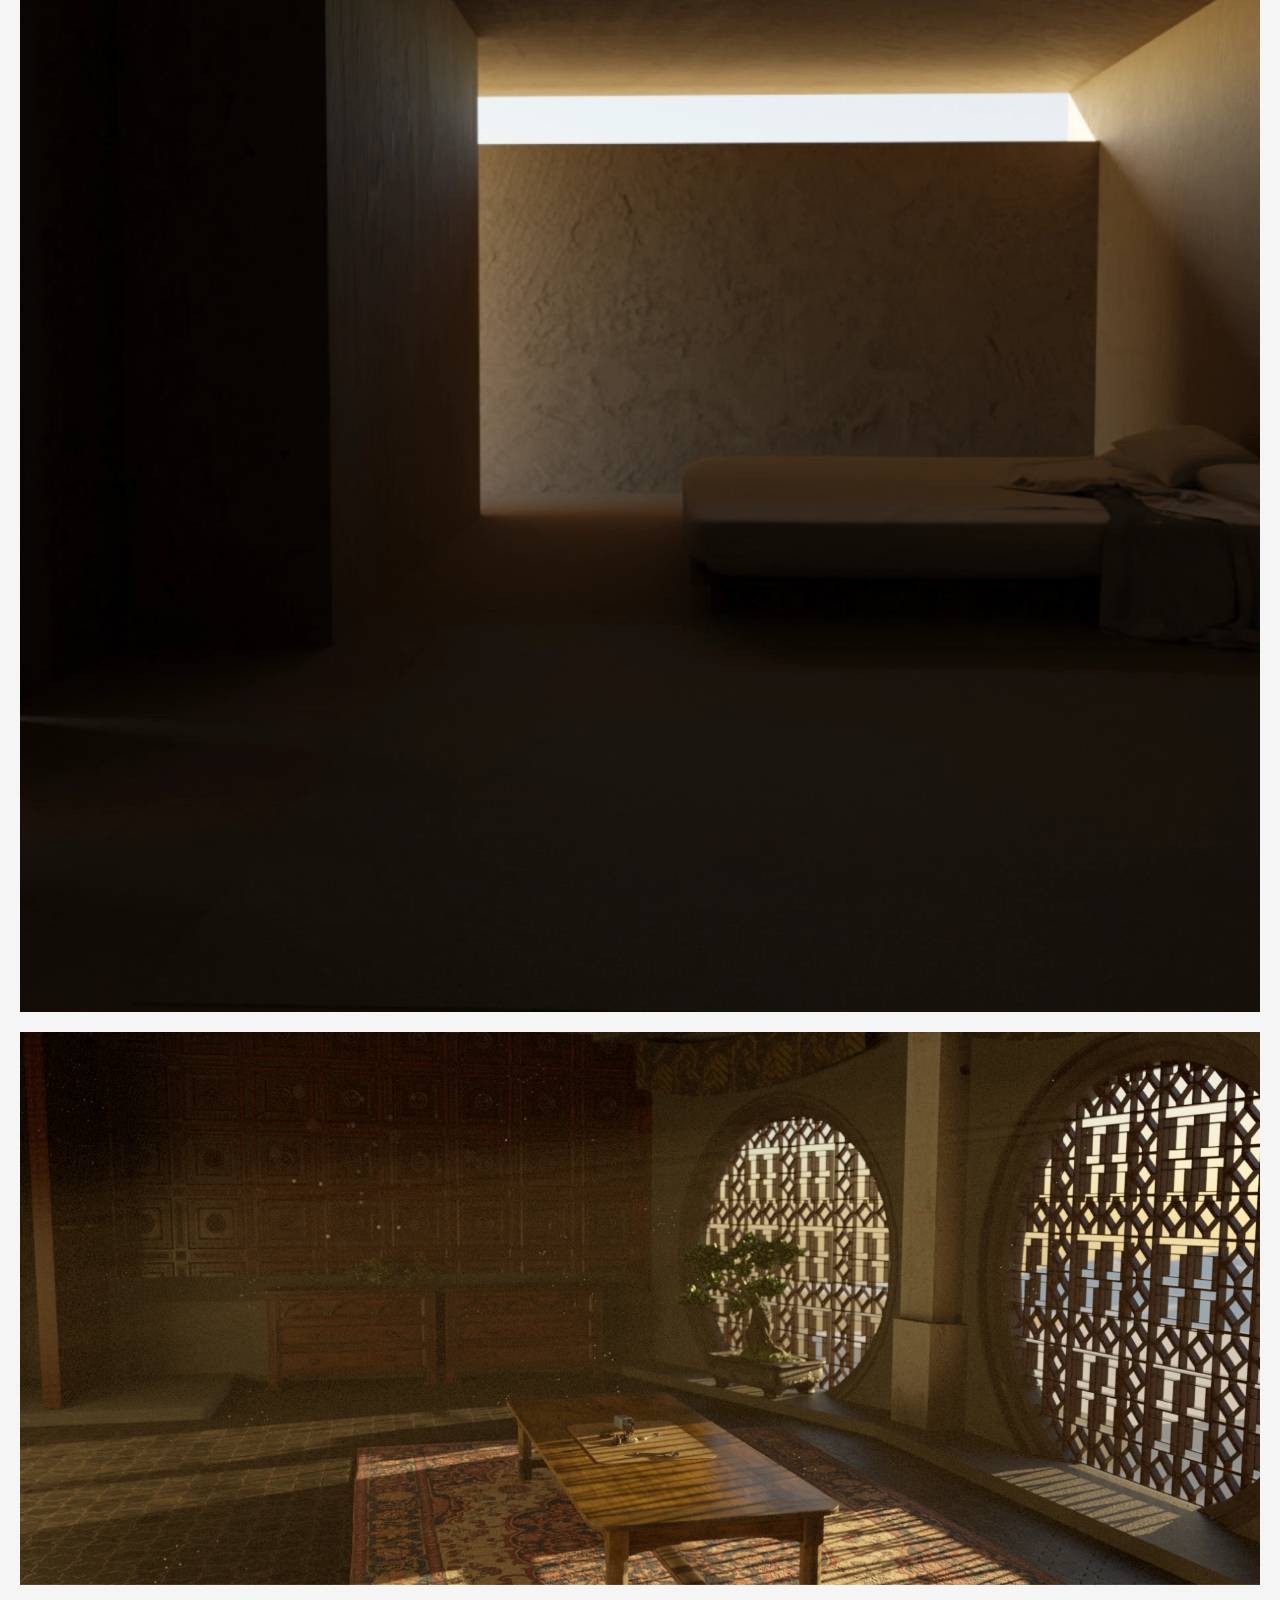
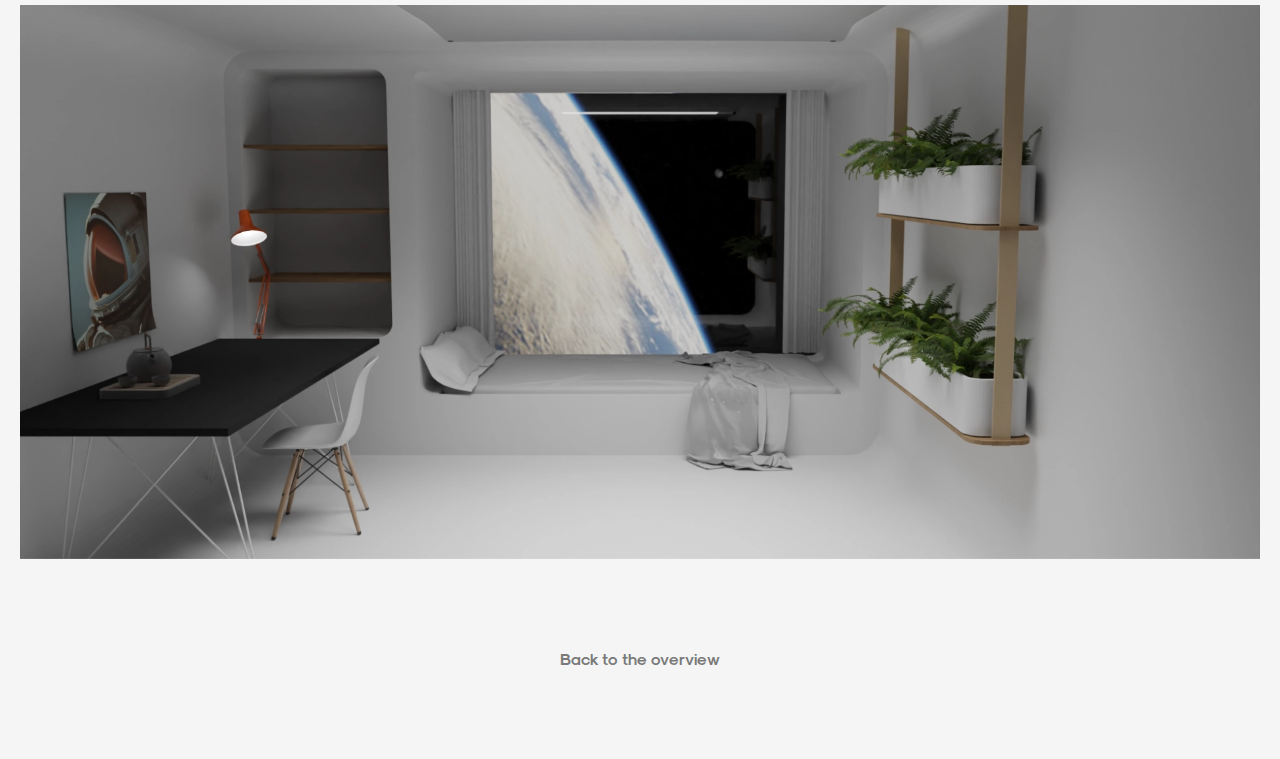
<file: projects/architecture/index.html>
<!DOCTYPE html>
<html lang="en">
<head>
    <meta charset="UTF-8">
    <meta http-equiv="X-UA-Compatible" content="IE=edge">
    <meta name="viewport" content="width=device-width, initial-scale=1.0">
    <title>Architecture</title>
    <link rel="stylesheet" href="../pr-style.css">
    <link rel="shortcut icon" href="/portfolio/resources/images/halftone-logo-small.svg" type="image/x-icon">
</head>
<body>
    <section class="banner">
        <button class="back" onclick="window.location.href='/';"><svg width="9" height="16" viewBox="0 0 9 16" fill="none" xmlns="http://www.w3.org/2000/svg"><path d="M7.53284 0.894775L0.86179 7.23228C0.44679 7.62653 0.446789 8.28802 0.86179 8.68227L7.53284 15.0198" stroke="#F5F5F5" stroke-linecap="round"/></svg></button>
        <img src="images/banner.webp" alt="" class="banner-img">
    </section>

    <section class="text-sec title-sec">
        <div class="text-sub-sec">
            <div class="pr-name">
                <h1>Architecture Visualization</h1>
                <h2>Collection</h2>
            </div>
            <div class="text">
                <div class="pr-status">
                    <div class="status">
                        <h3>Status</h3>
                        In Development
                    </div>
                    <div class="type">
                        <h3>Type</h3>
                        3D modeling
                    </div>
                </div>
                These are some small, unsorted architecture visualization projects - mostly just as render practice. All are exclusively modeled and rendered in Blender using conventional modeling and kitbashing techniques.
            </div>
        </div>
    </section>

    <section class="images">
        <img src="images/wide-01.webp" alt="" class="img-full">
        <img src="images/half-02.webp" alt="" class="img-half">
        <img src="images/half-03.webp" alt="" class="img-half">
        <img src="images/wide-04.webp" alt="" class="img-full">
        <img src="images/wide-05.webp" alt="" class="img-full">
    </section>

    <div class="footer">
        <a href="/">Back to the overview</a>
    </div>

</body>
</html>
</file>
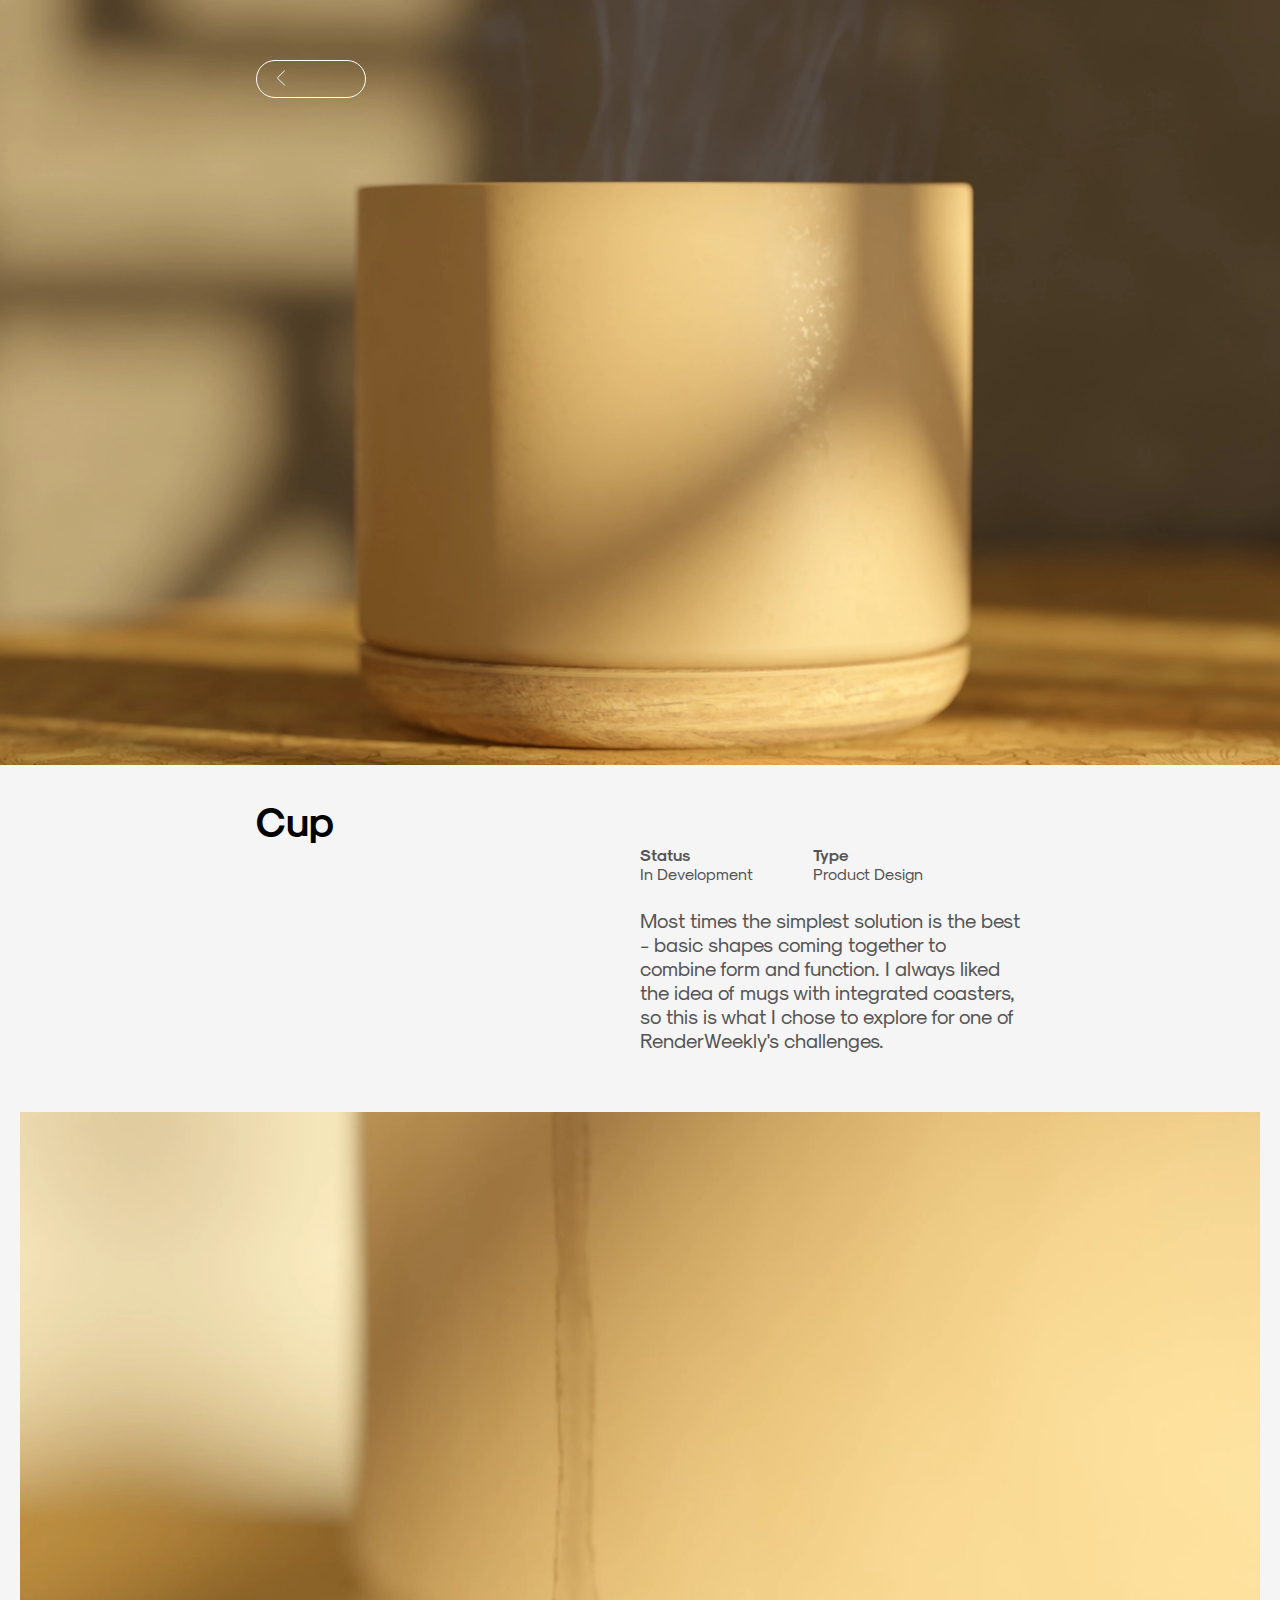
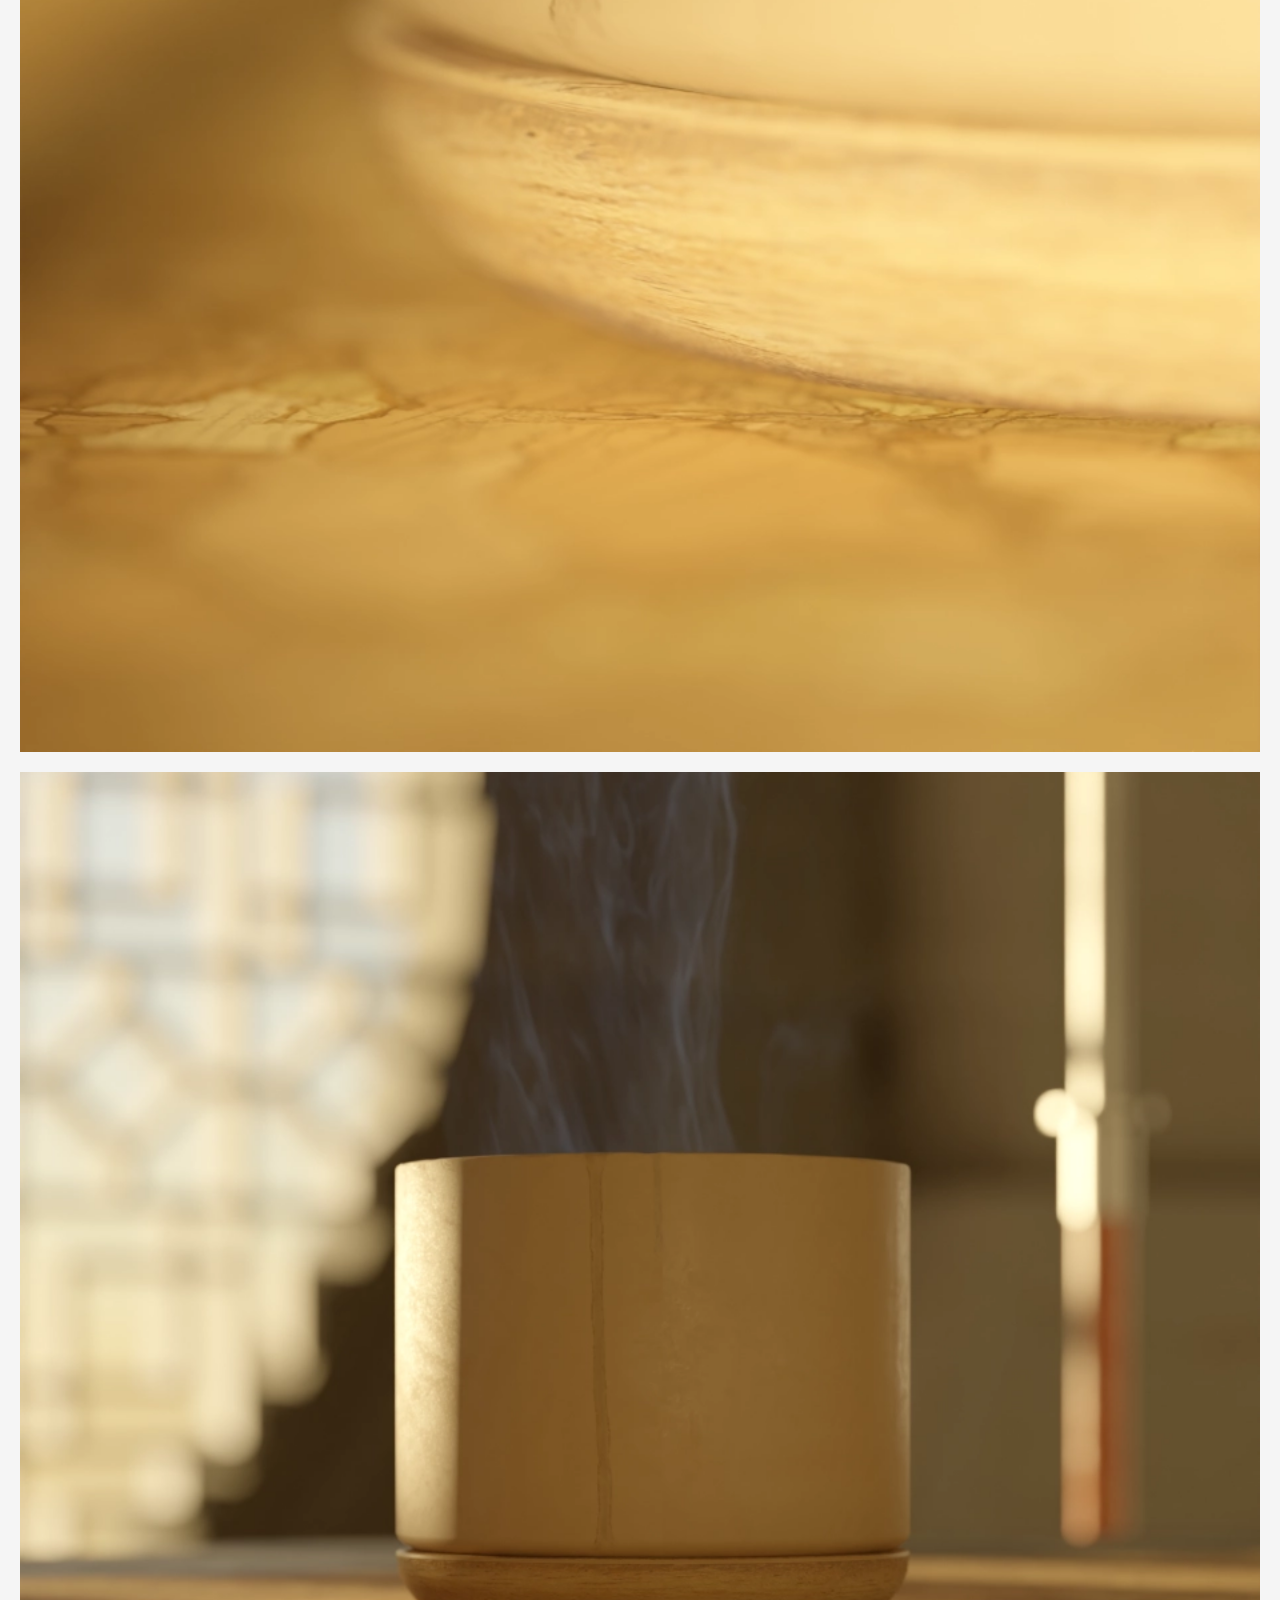
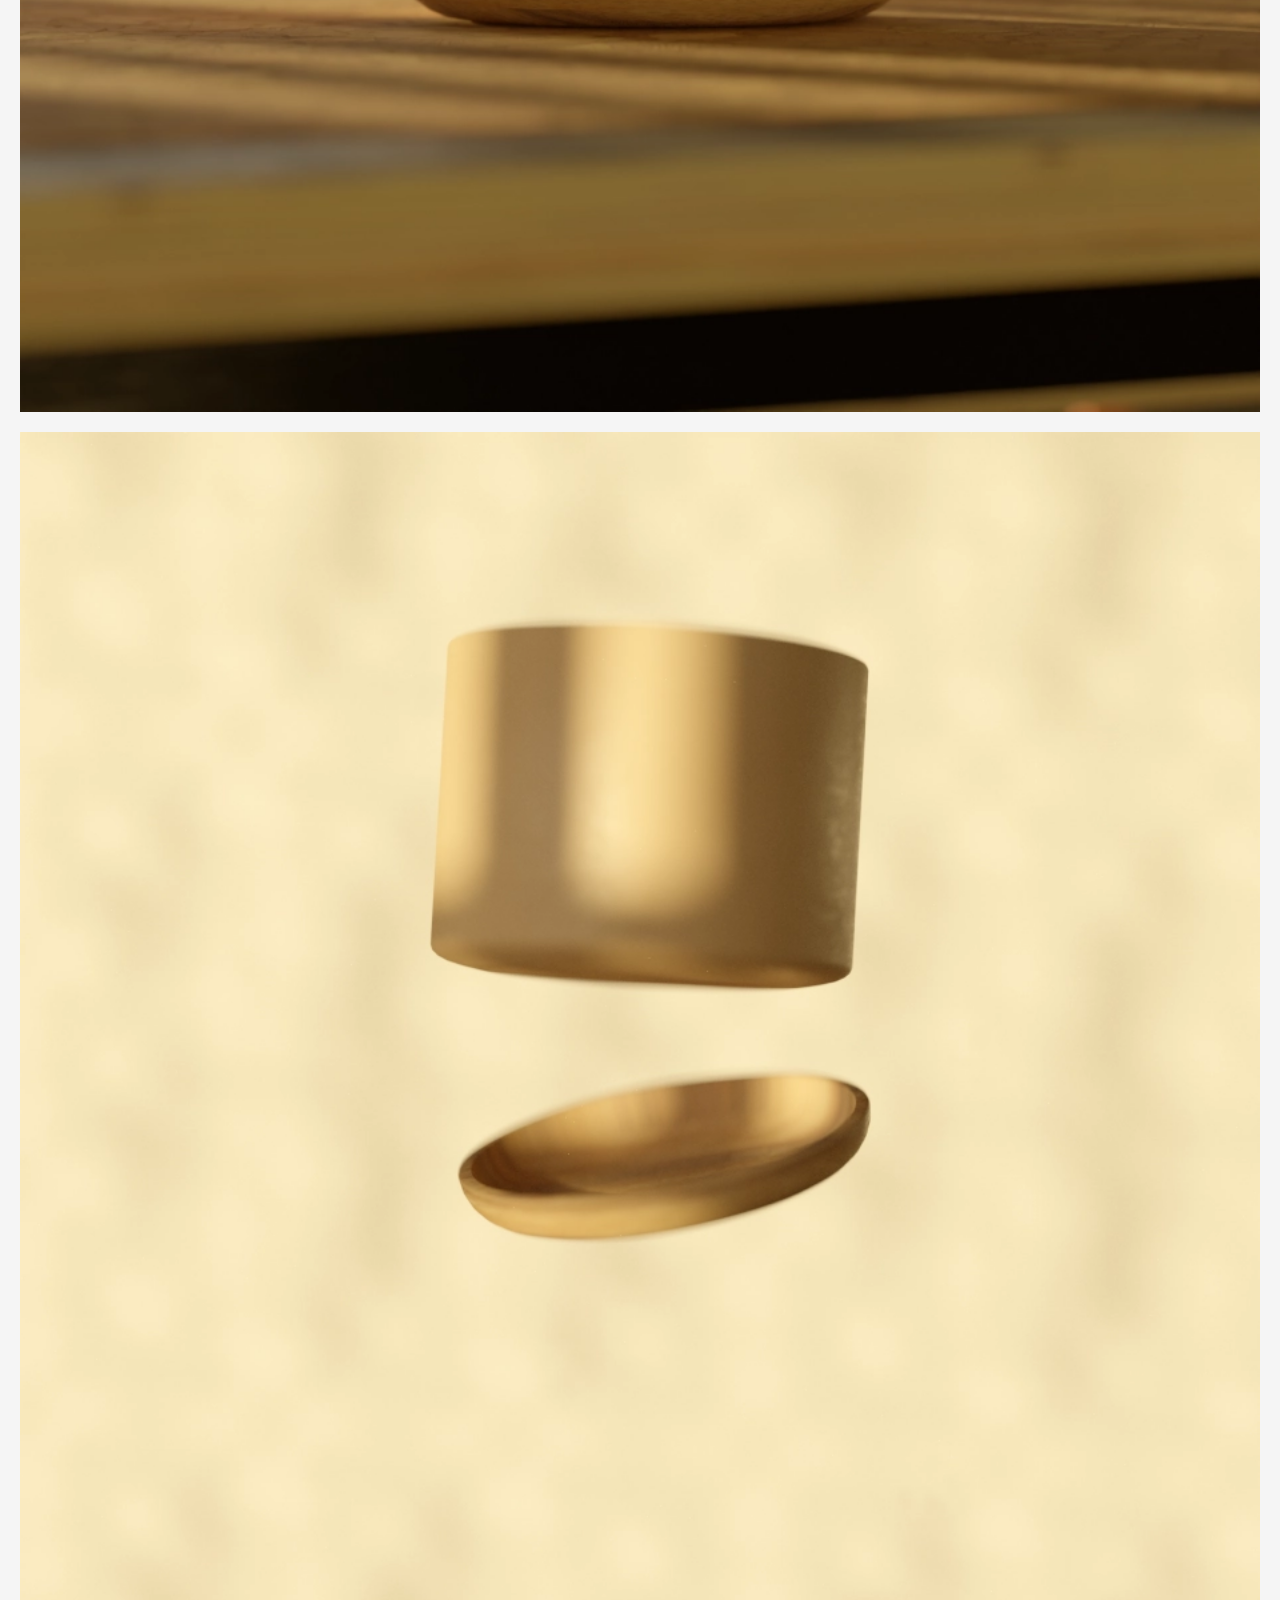
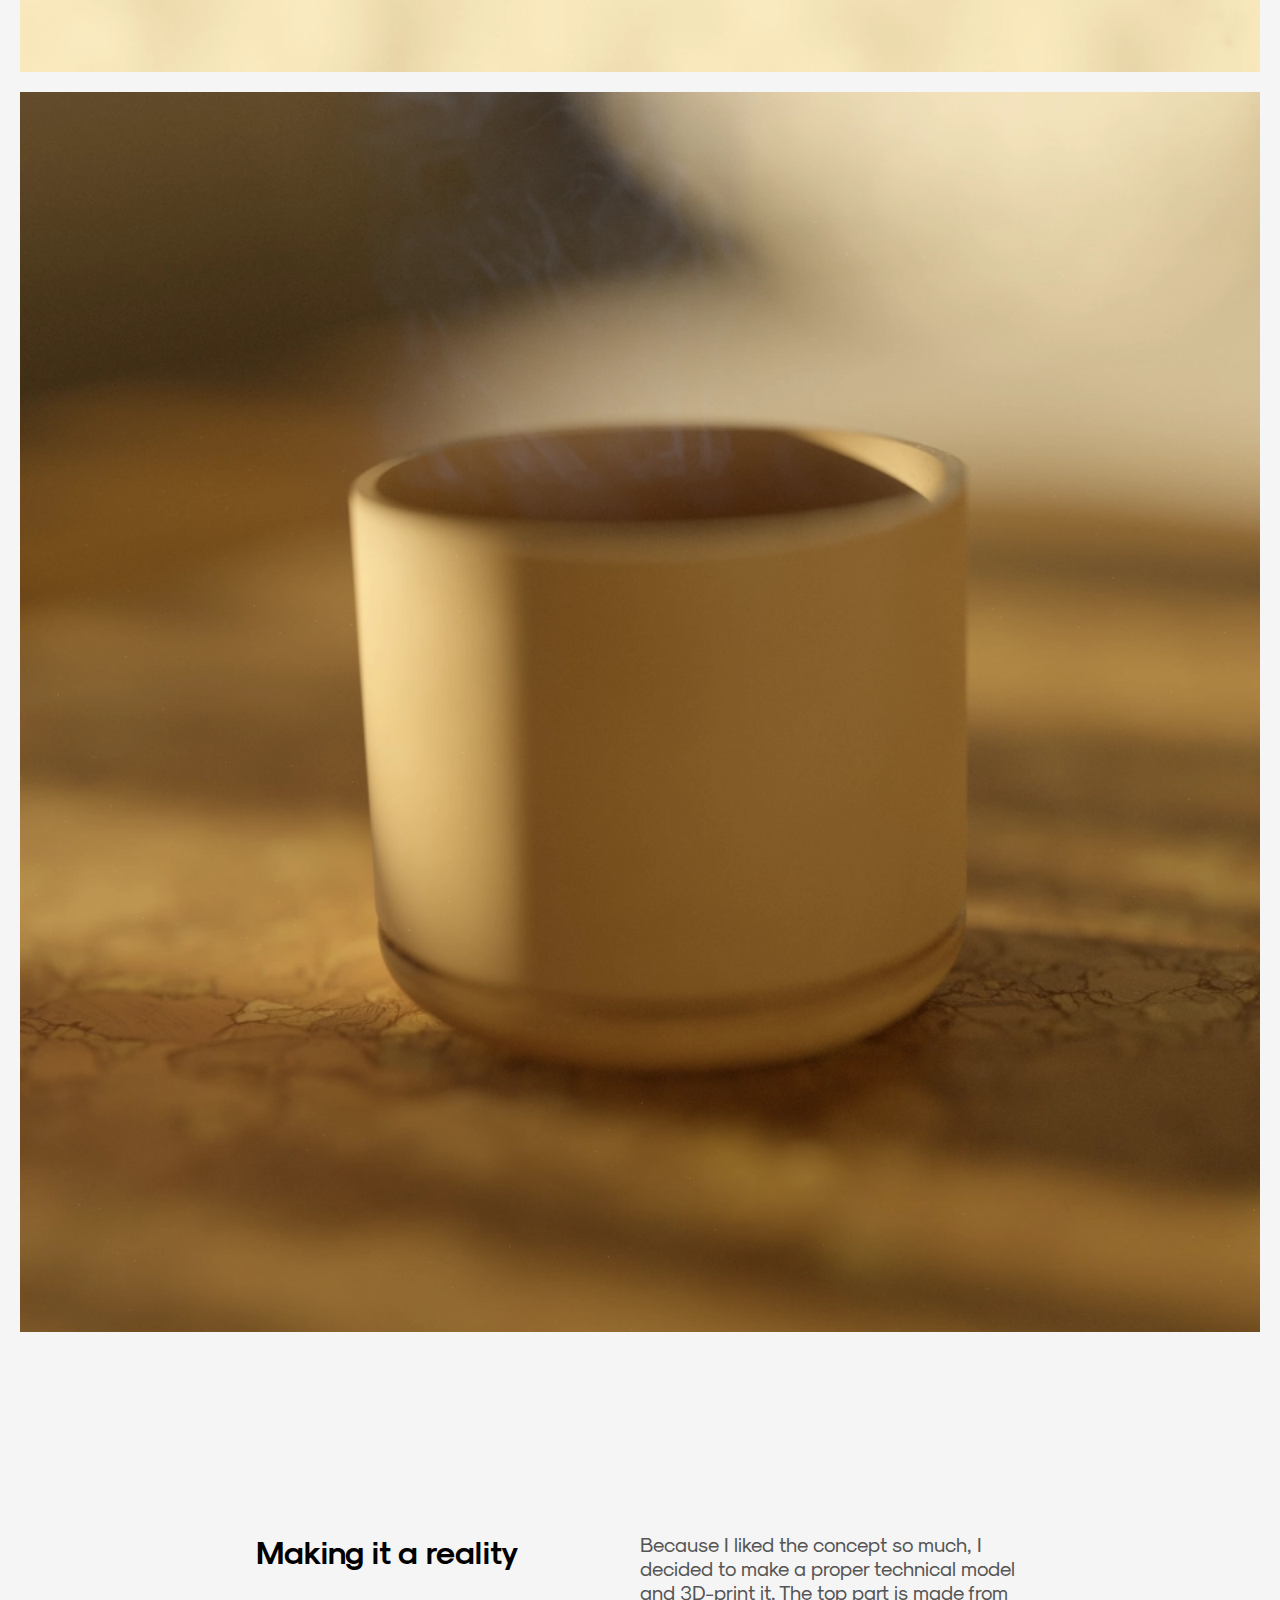
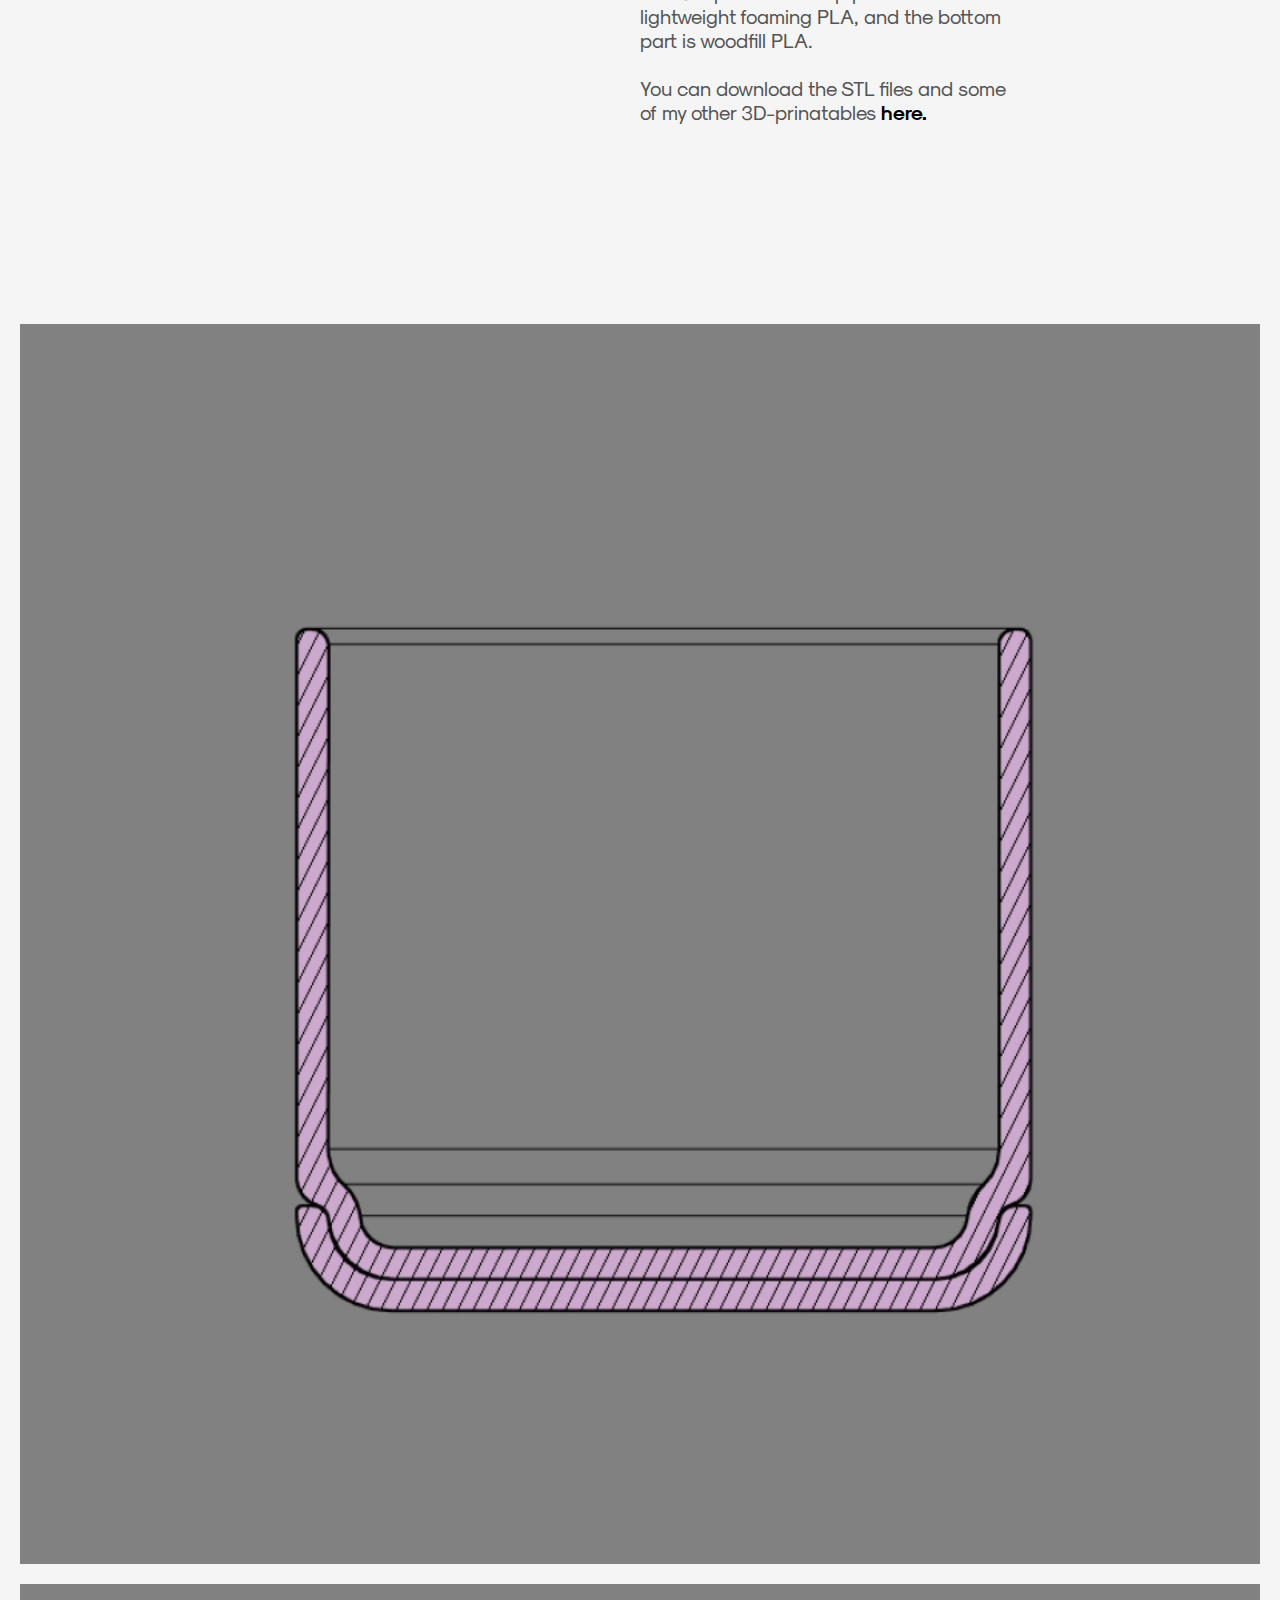
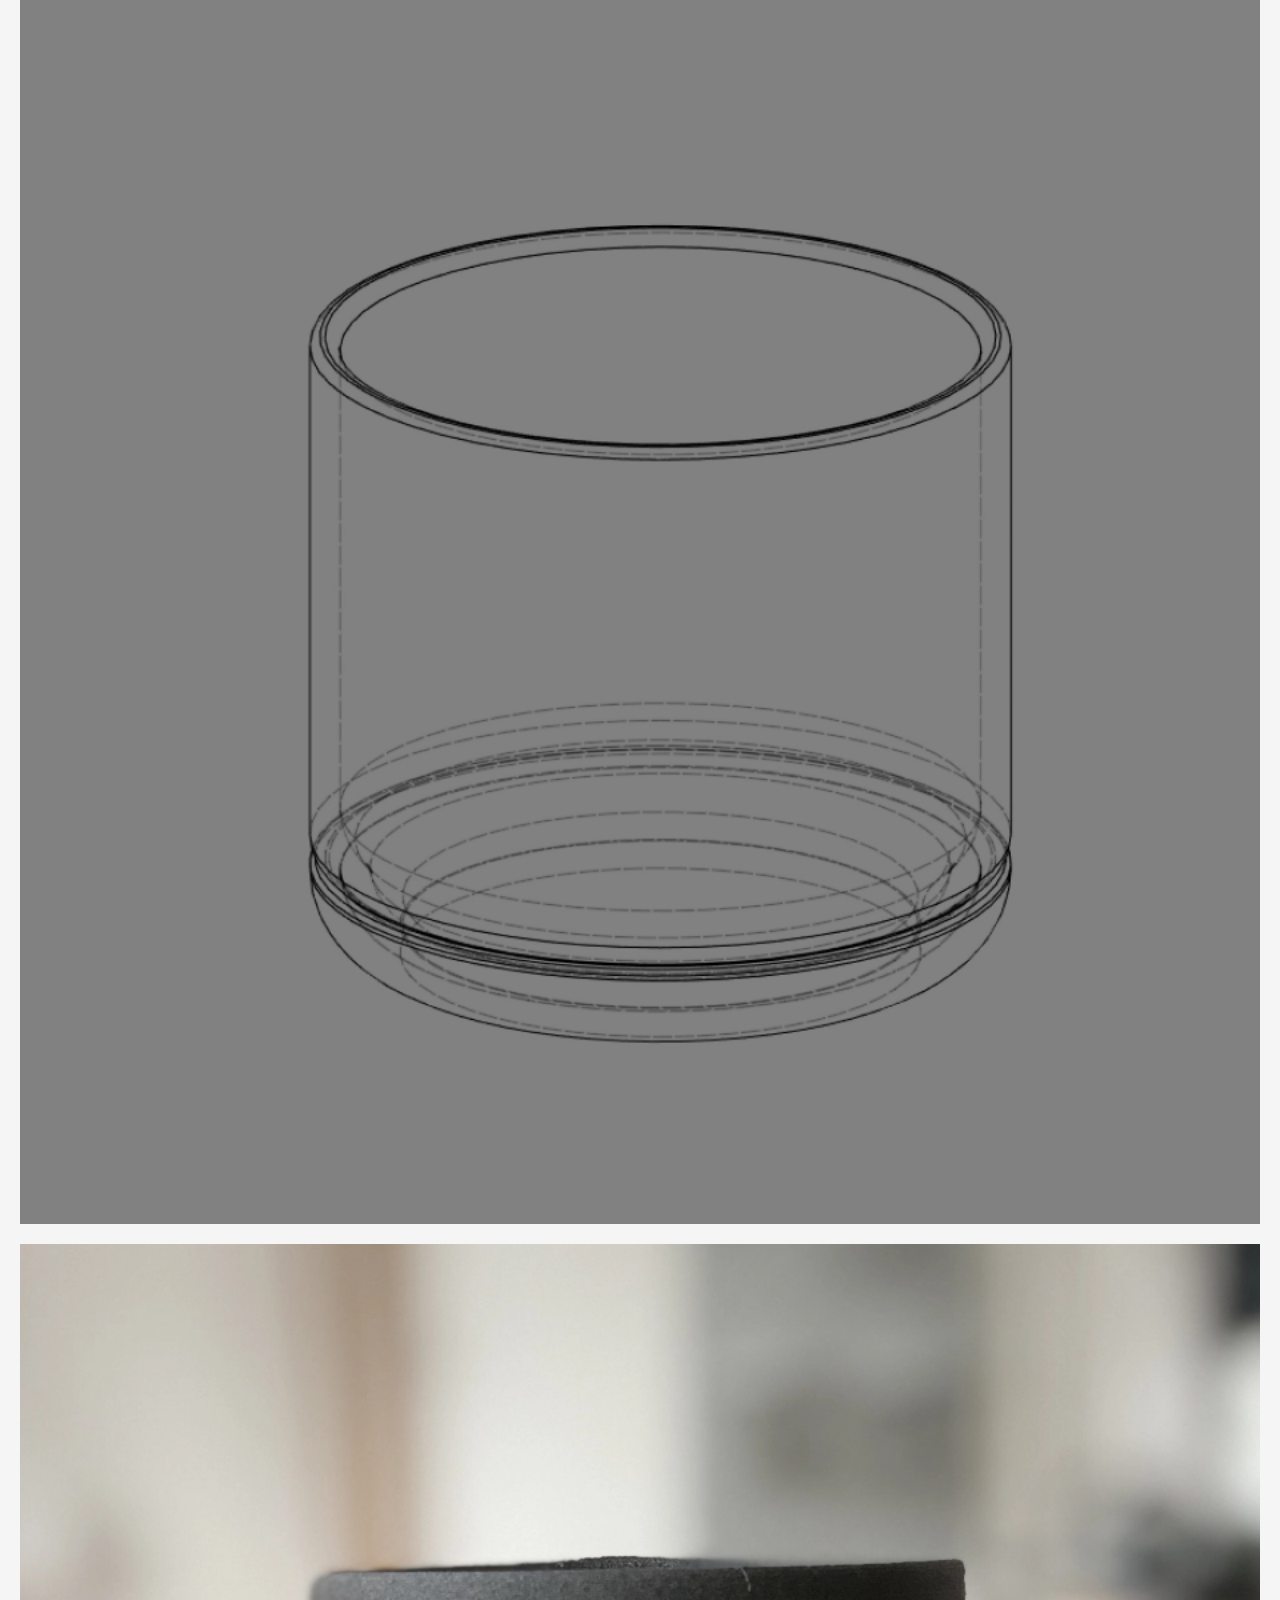
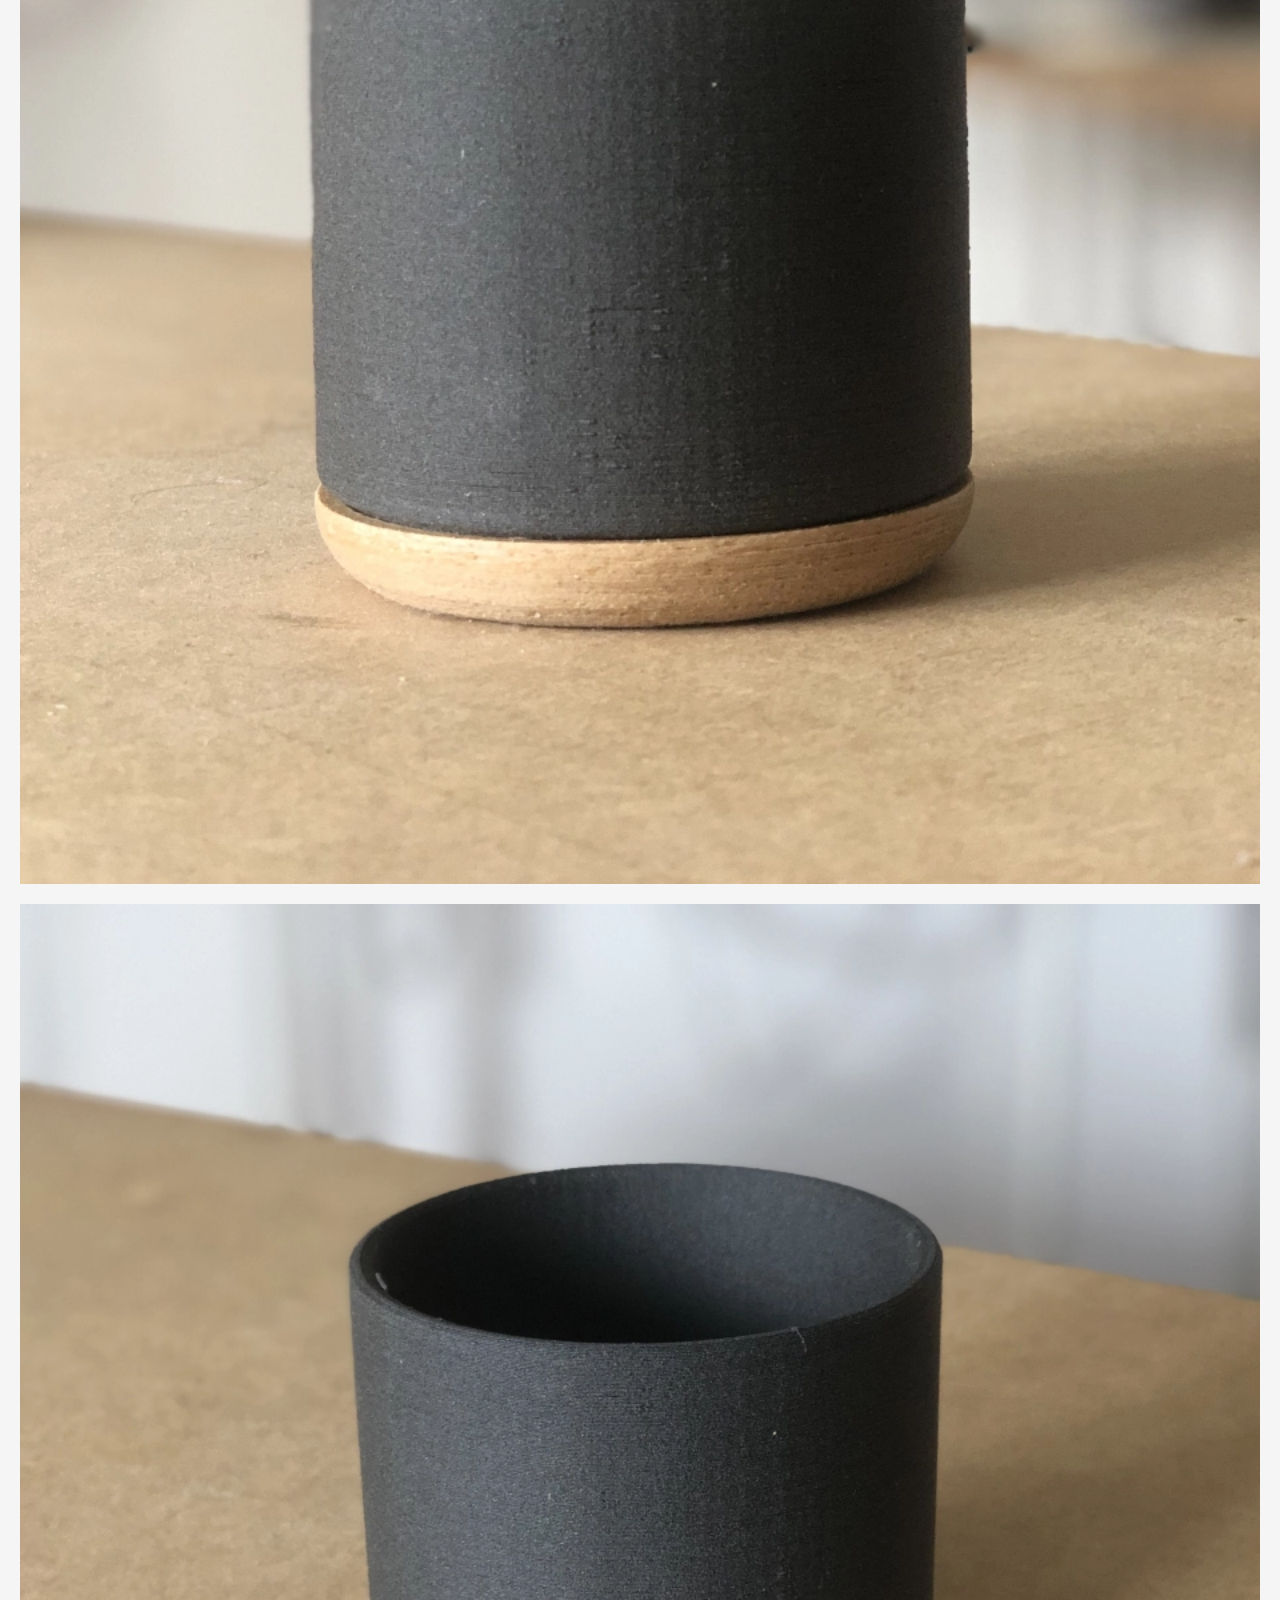
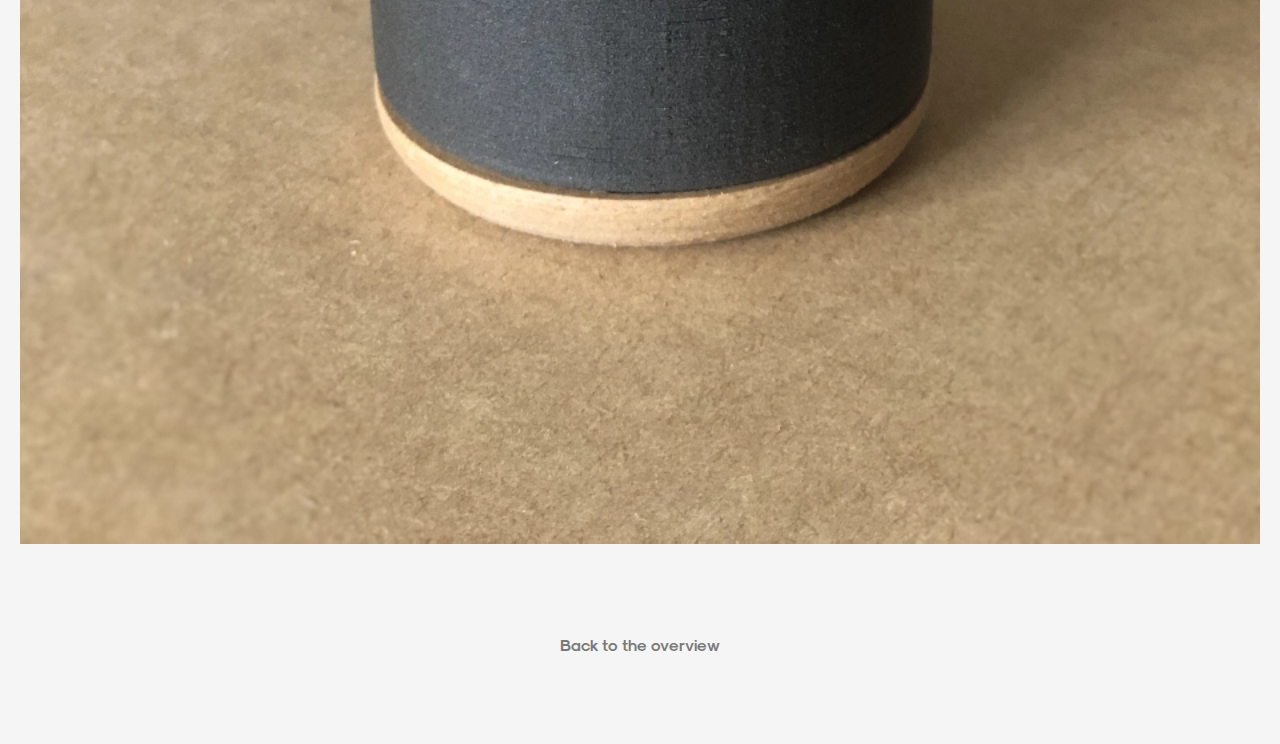
<file: projects/cup/index.html>
<!DOCTYPE html>
<html lang="en">
<head>
    <meta charset="UTF-8">
    <meta http-equiv="X-UA-Compatible" content="IE=edge">
    <meta name="viewport" content="width=device-width, initial-scale=1.0">
    <title>Cup</title>
    <link rel="stylesheet" href="../pr-style.css">
    <link rel="shortcut icon" href="/portfolio/resources/images/halftone-logo-small.svg" type="image/x-icon">
</head>
<body>
    <section class="banner">
        <button class="back" onclick="window.location.href='/';"><svg width="9" height="16" viewBox="0 0 9 16" fill="none" xmlns="http://www.w3.org/2000/svg"><path d="M7.53284 0.894775L0.86179 7.23228C0.44679 7.62653 0.446789 8.28802 0.86179 8.68227L7.53284 15.0198" stroke="#F5F5F5" stroke-linecap="round"/></svg></button>
        <img src="images/banner.webp" alt="" class="banner-img">
    </section>

    <section class="text-sec title-sec">
        <div class="text-sub-sec">
            <div class="pr-name">
                <h1>Cup</h1>
                <!-- <h2>SmartSocket</h2> -->
            </div>
            <div class="text">
                <div class="pr-status">
                    <div class="status">
                        <h3>Status</h3>
                        In Development
                    </div>
                    <div class="type">
                        <h3>Type</h3>
                        Product Design
                    </div>
                </div>
                Most times the simplest solution is the best - basic shapes coming together to combine form and function.
                I always liked the idea of mugs with integrated coasters, so this is what I chose to explore for one of RenderWeekly's challenges.
            </div>
        </div>
    </section>

    <section class="images">
        <img src="images/01.webp" alt="" class="img-half">
        <img src="images/02.webp" alt="" class="img-half">
        <img src="images/03.webp" alt="" class="img-half">
        <img src="images/04.webp" alt="" class="img-half">
    </section>

    <section class="text-sec">
        <div class="text-sub-sec">
            <h1 class="pr-heading">Making it a reality</h1>
            <div class="text">
                Because I liked the concept so much, I decided to make a proper technical model and 3D-print it.
                The top part is made from lightweight foaming PLA, and the bottom part is woodfill PLA.
                <br> <br> You can download the STL files and some of my other 3D-prinatables <a href="https://www.thingiverse.com/halftone_project/designs">here.</a> 
            </div>
        </div>
    </section>

    <section class="images">
        <img src="images/05.webp" alt="" class="img-half">
        <img src="images/06.webp" alt="" class="img-half">
        <img src="images/07.webp" alt="" class="img-half">
        <img src="images/08.webp" alt="" class="img-half">
    </section>

    <div class="footer">
        <a href="/">Back to the overview</a>
    </div>

</body>
</html>
</file>
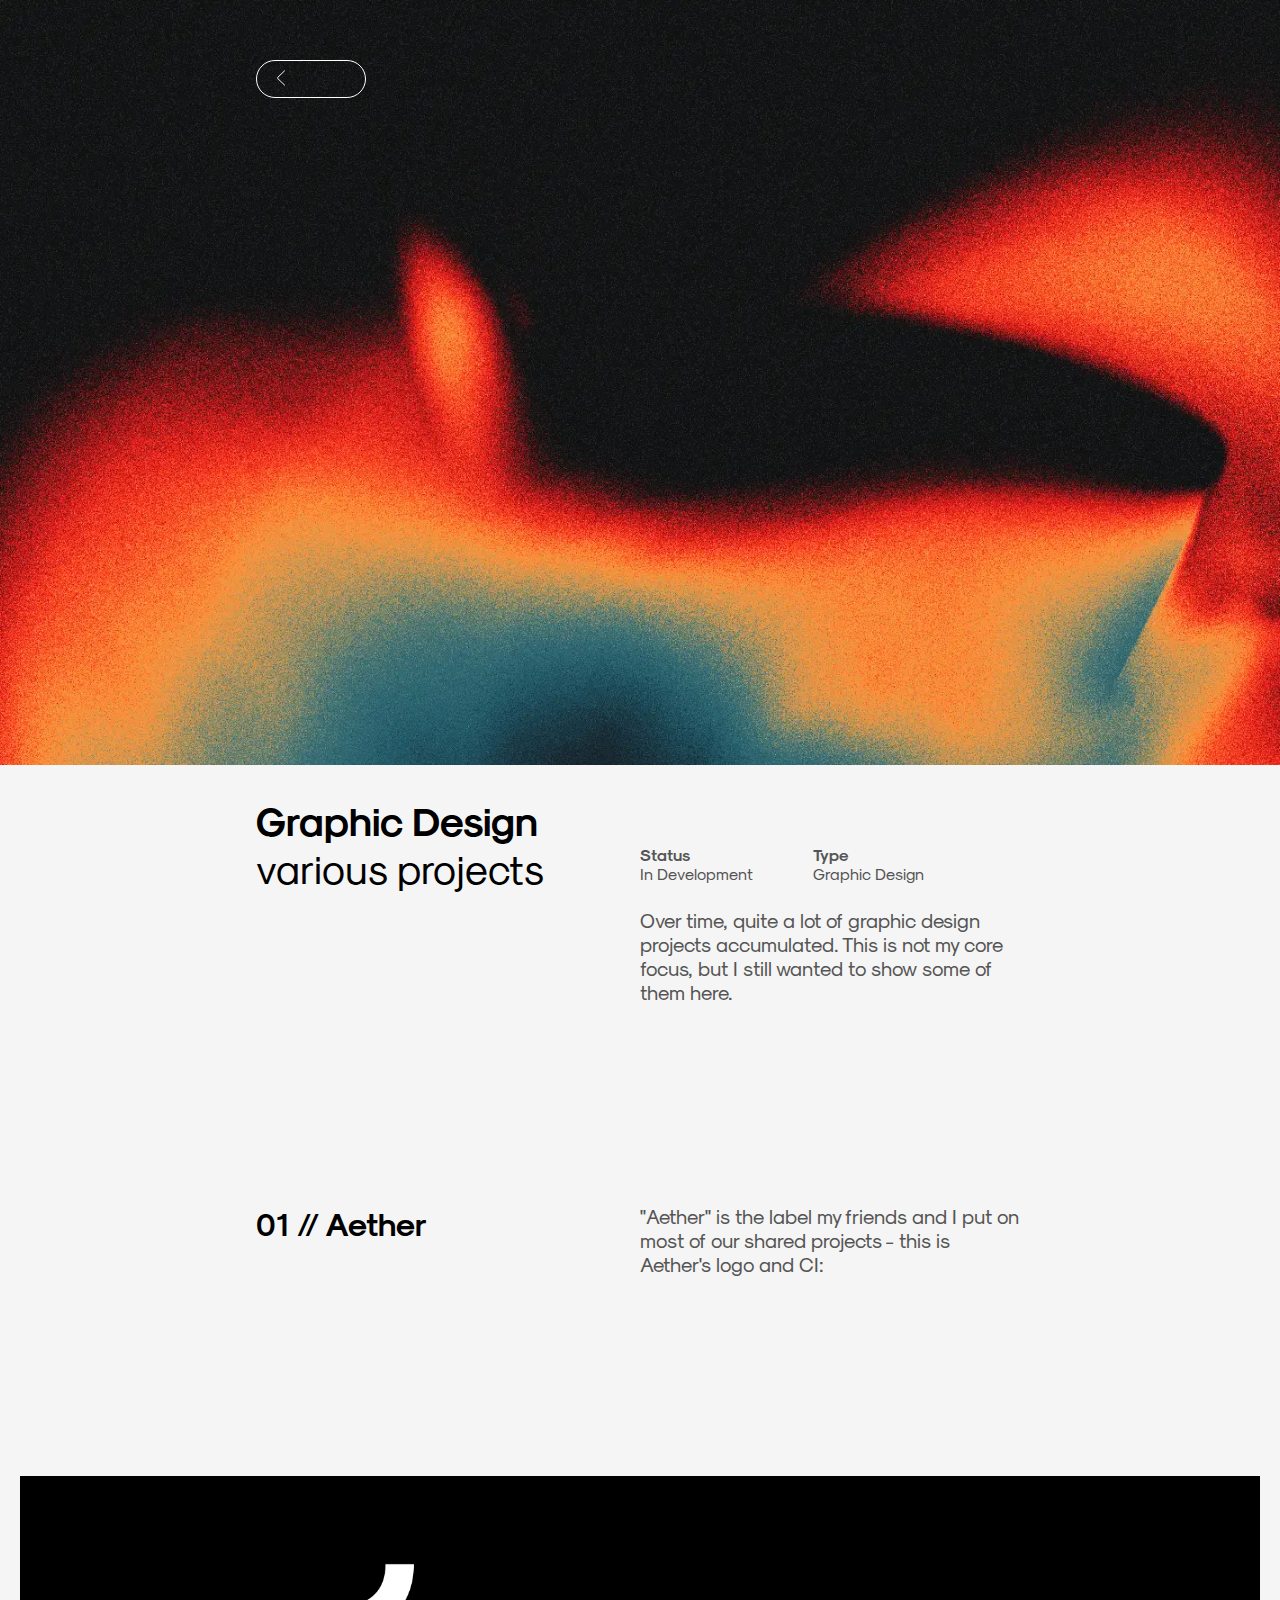
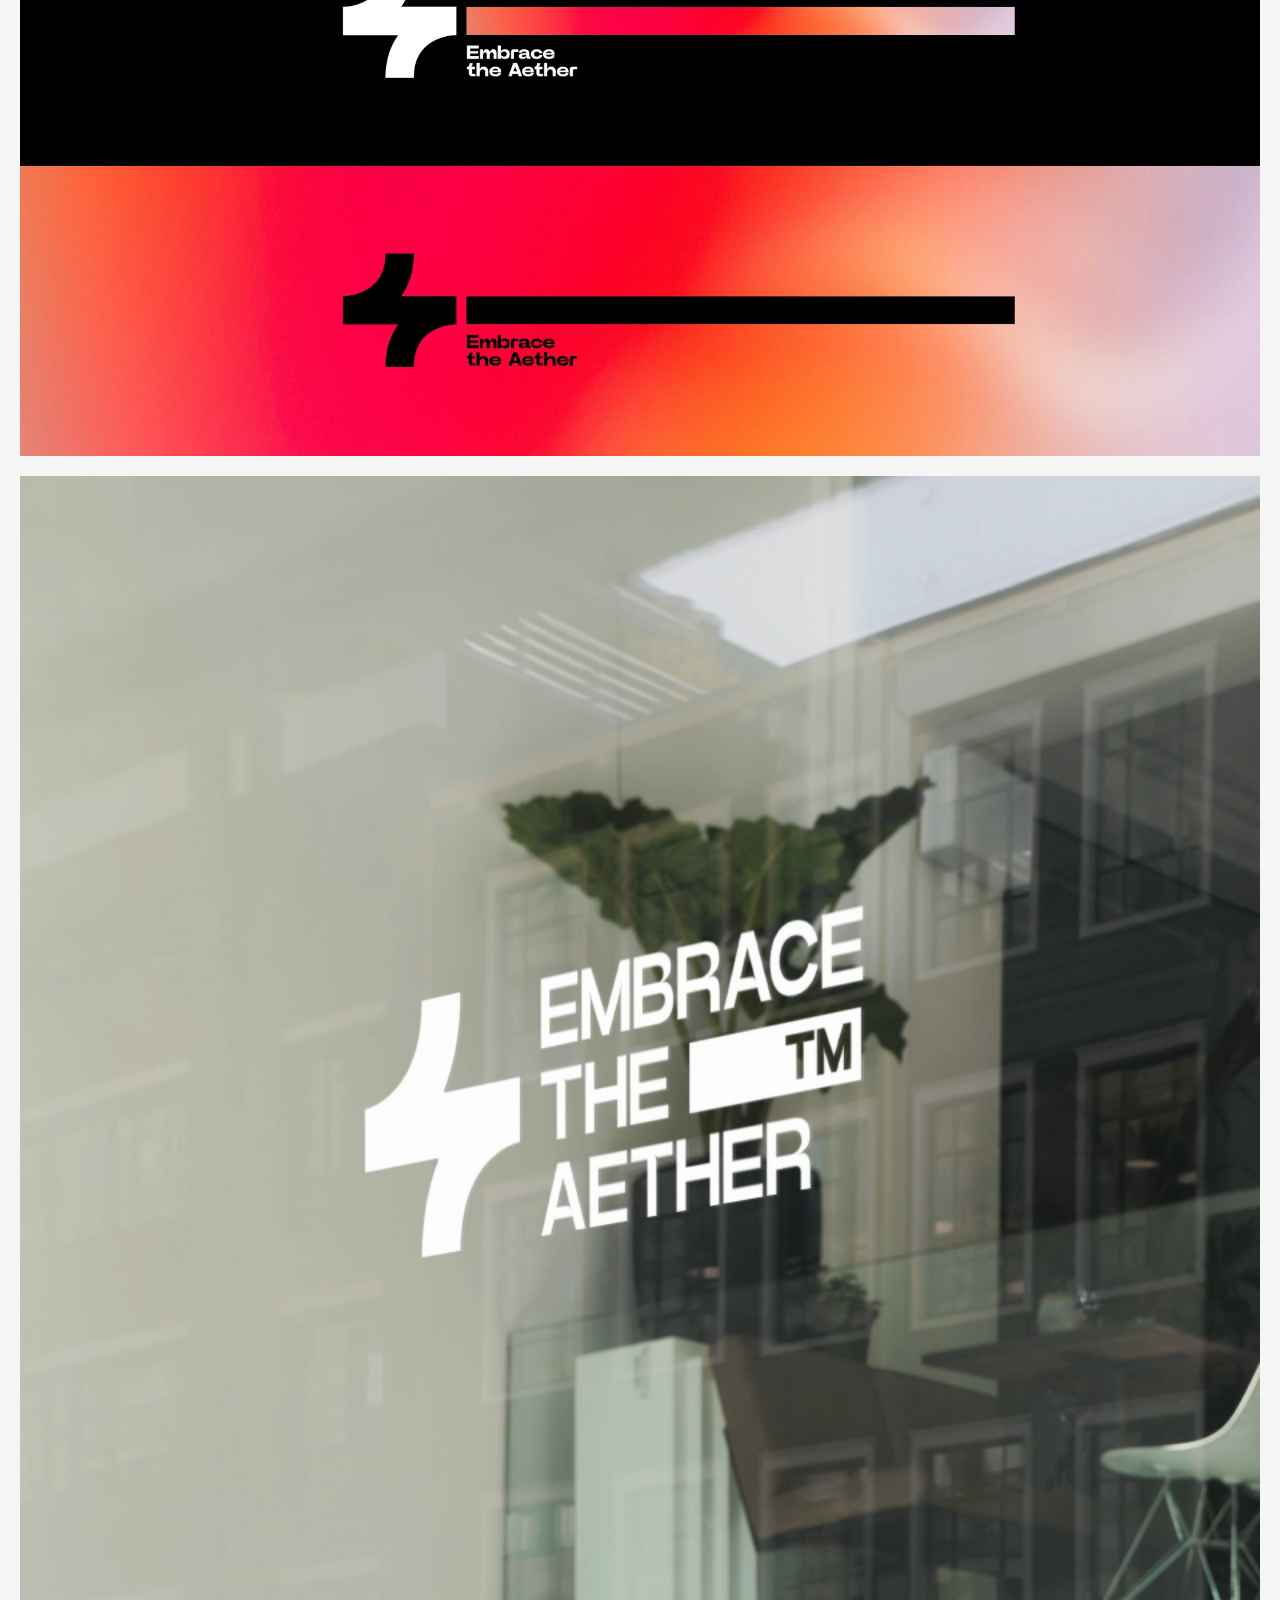
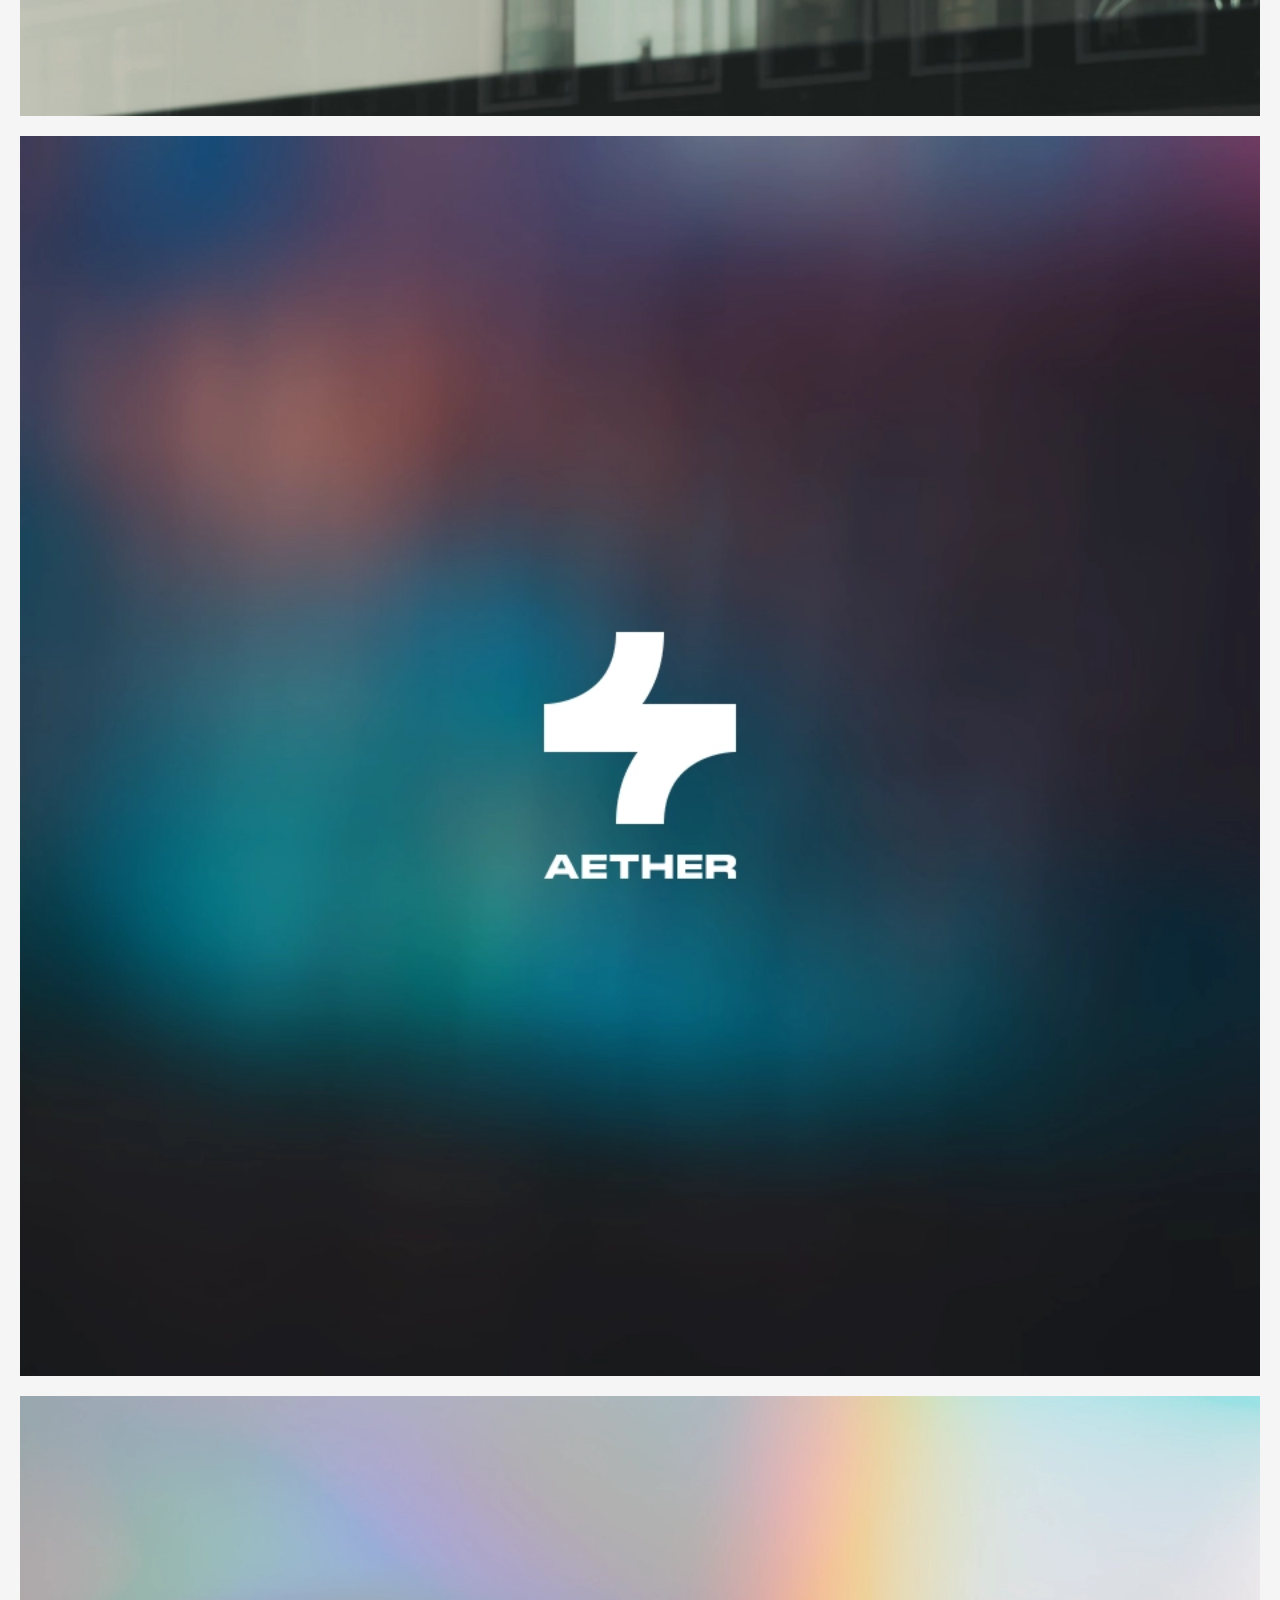
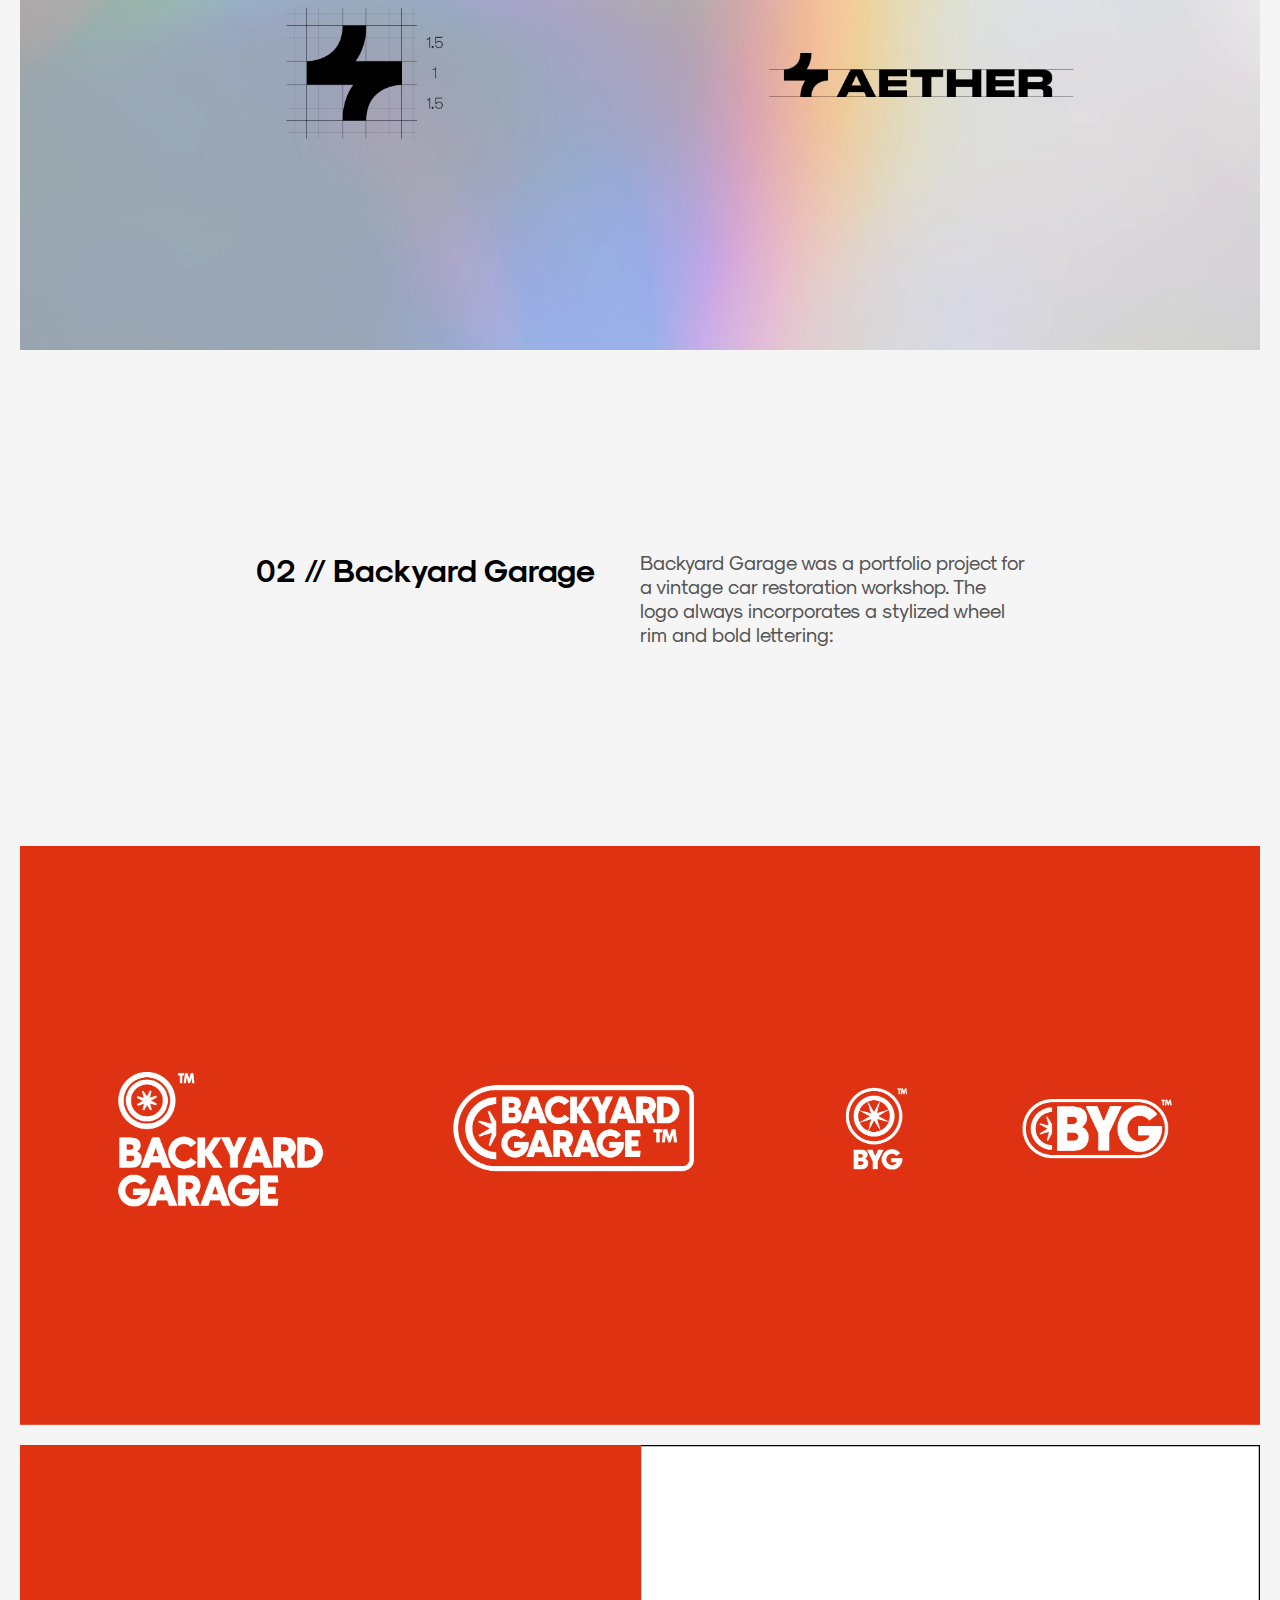
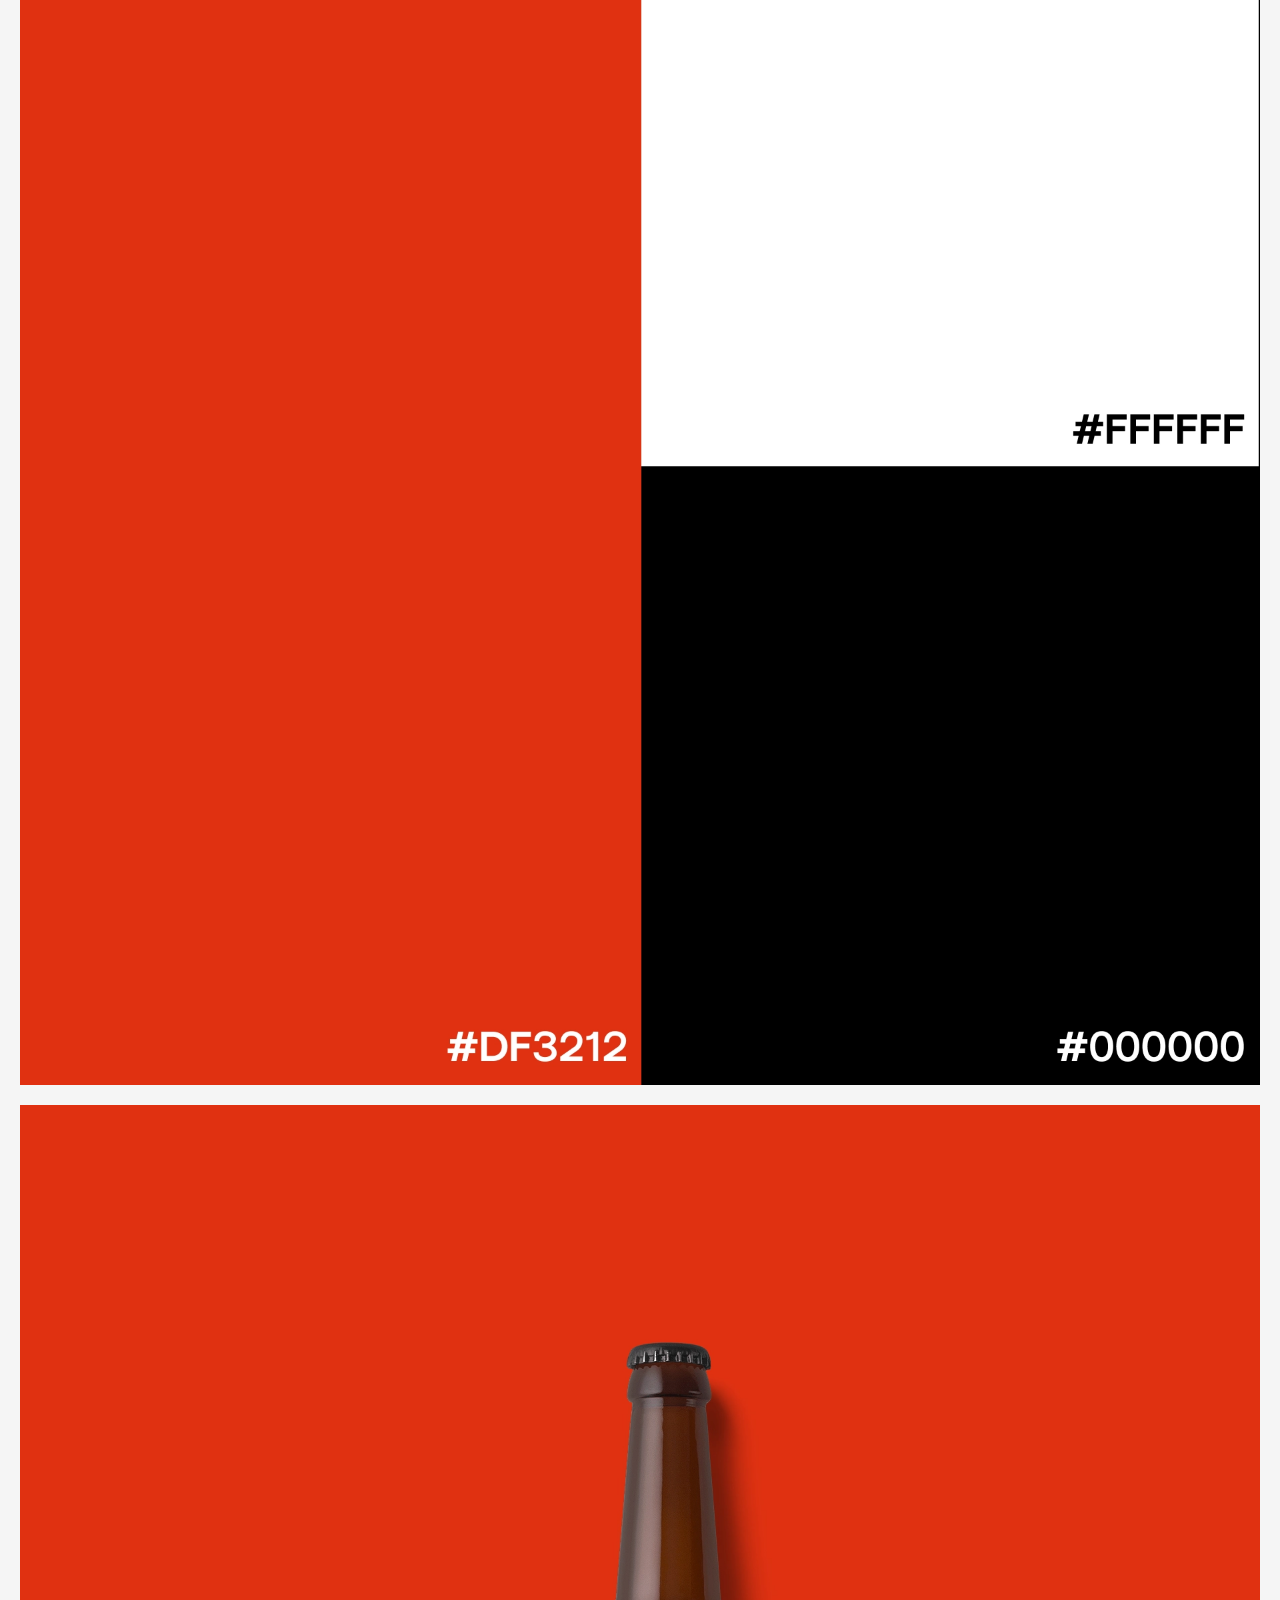
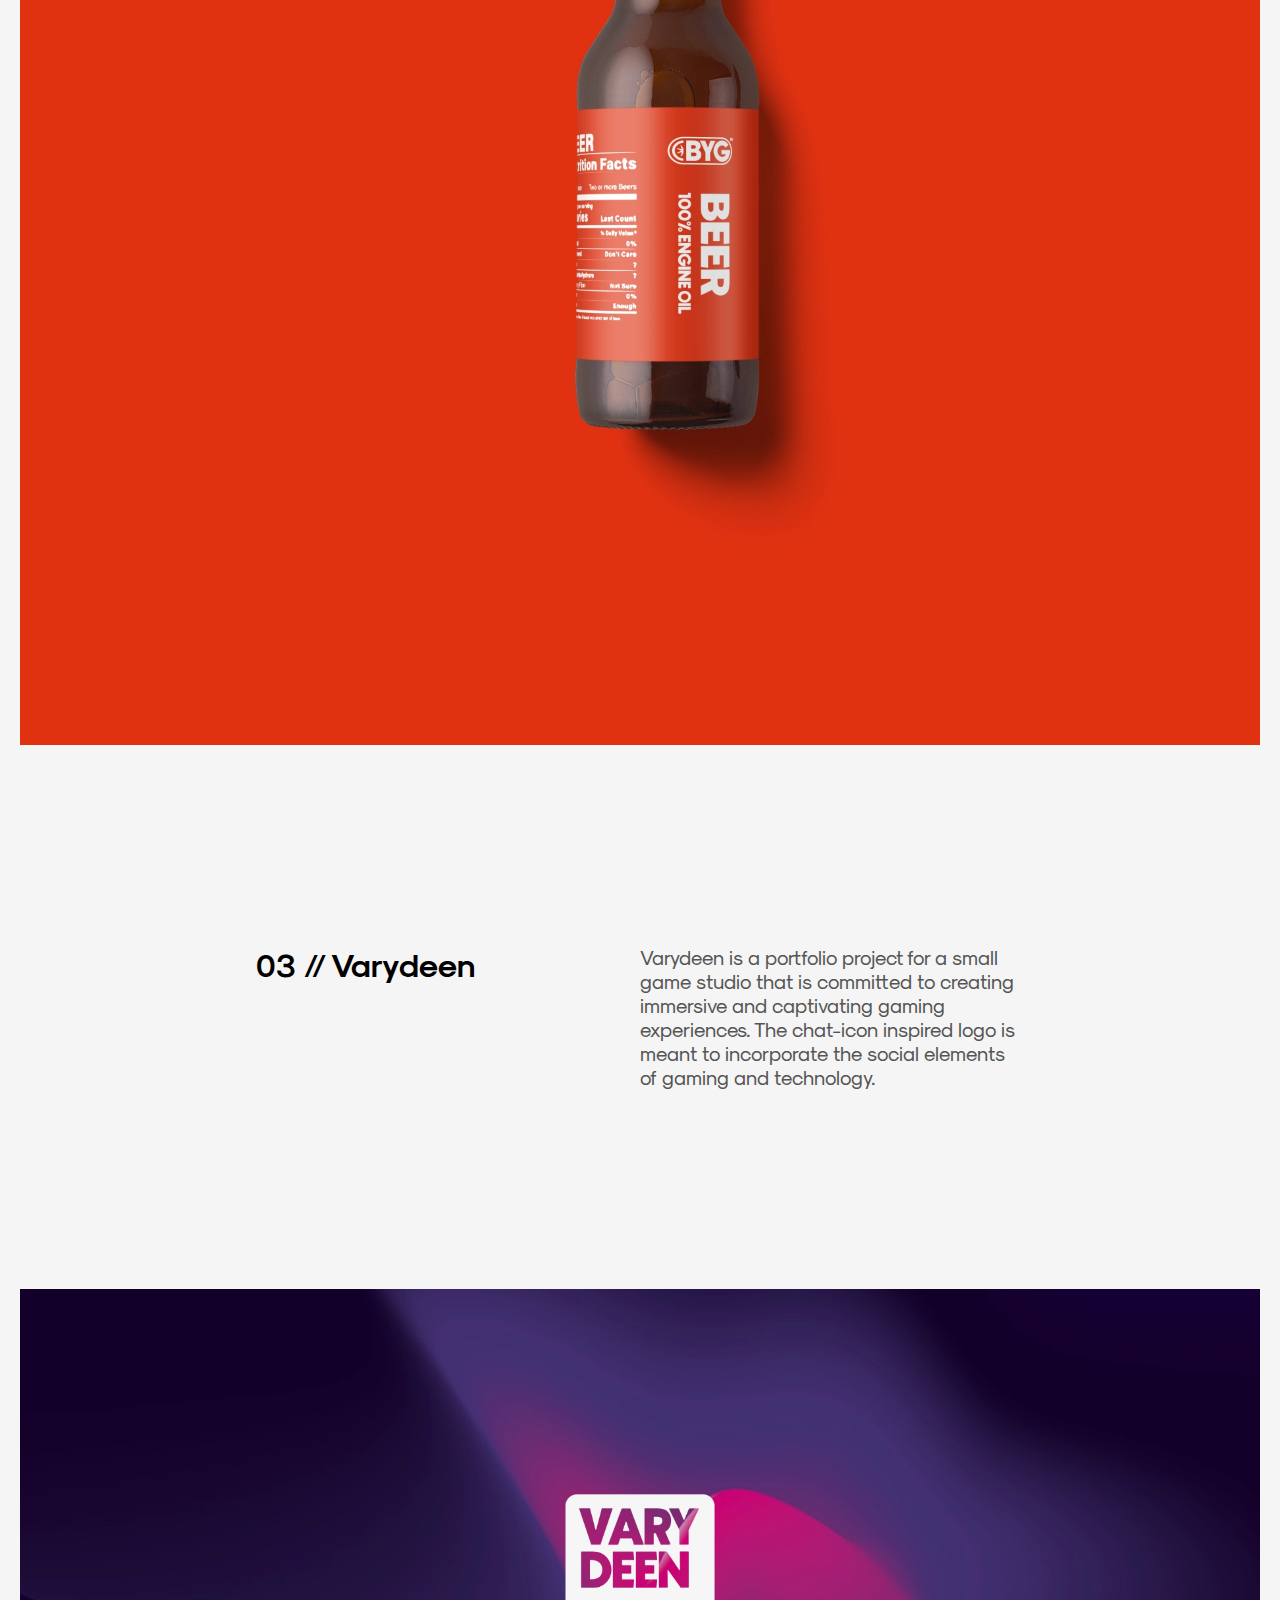
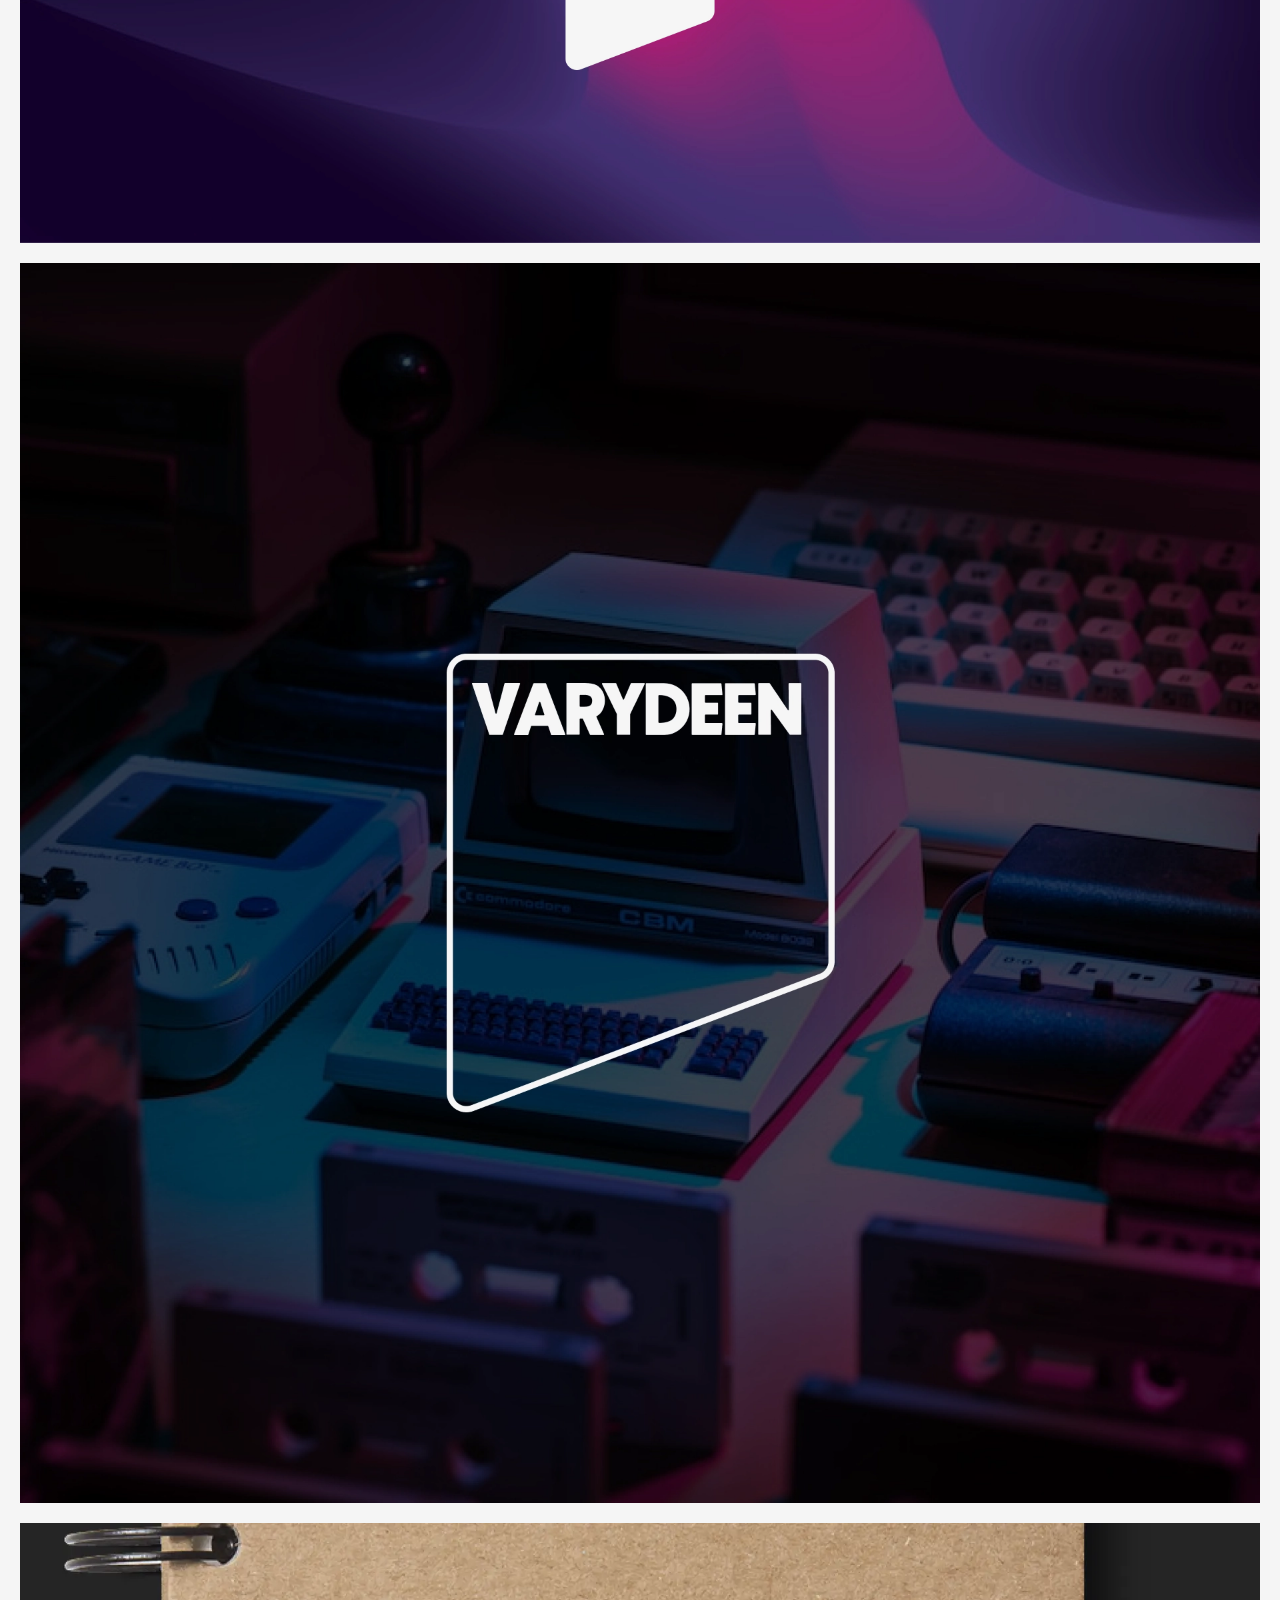
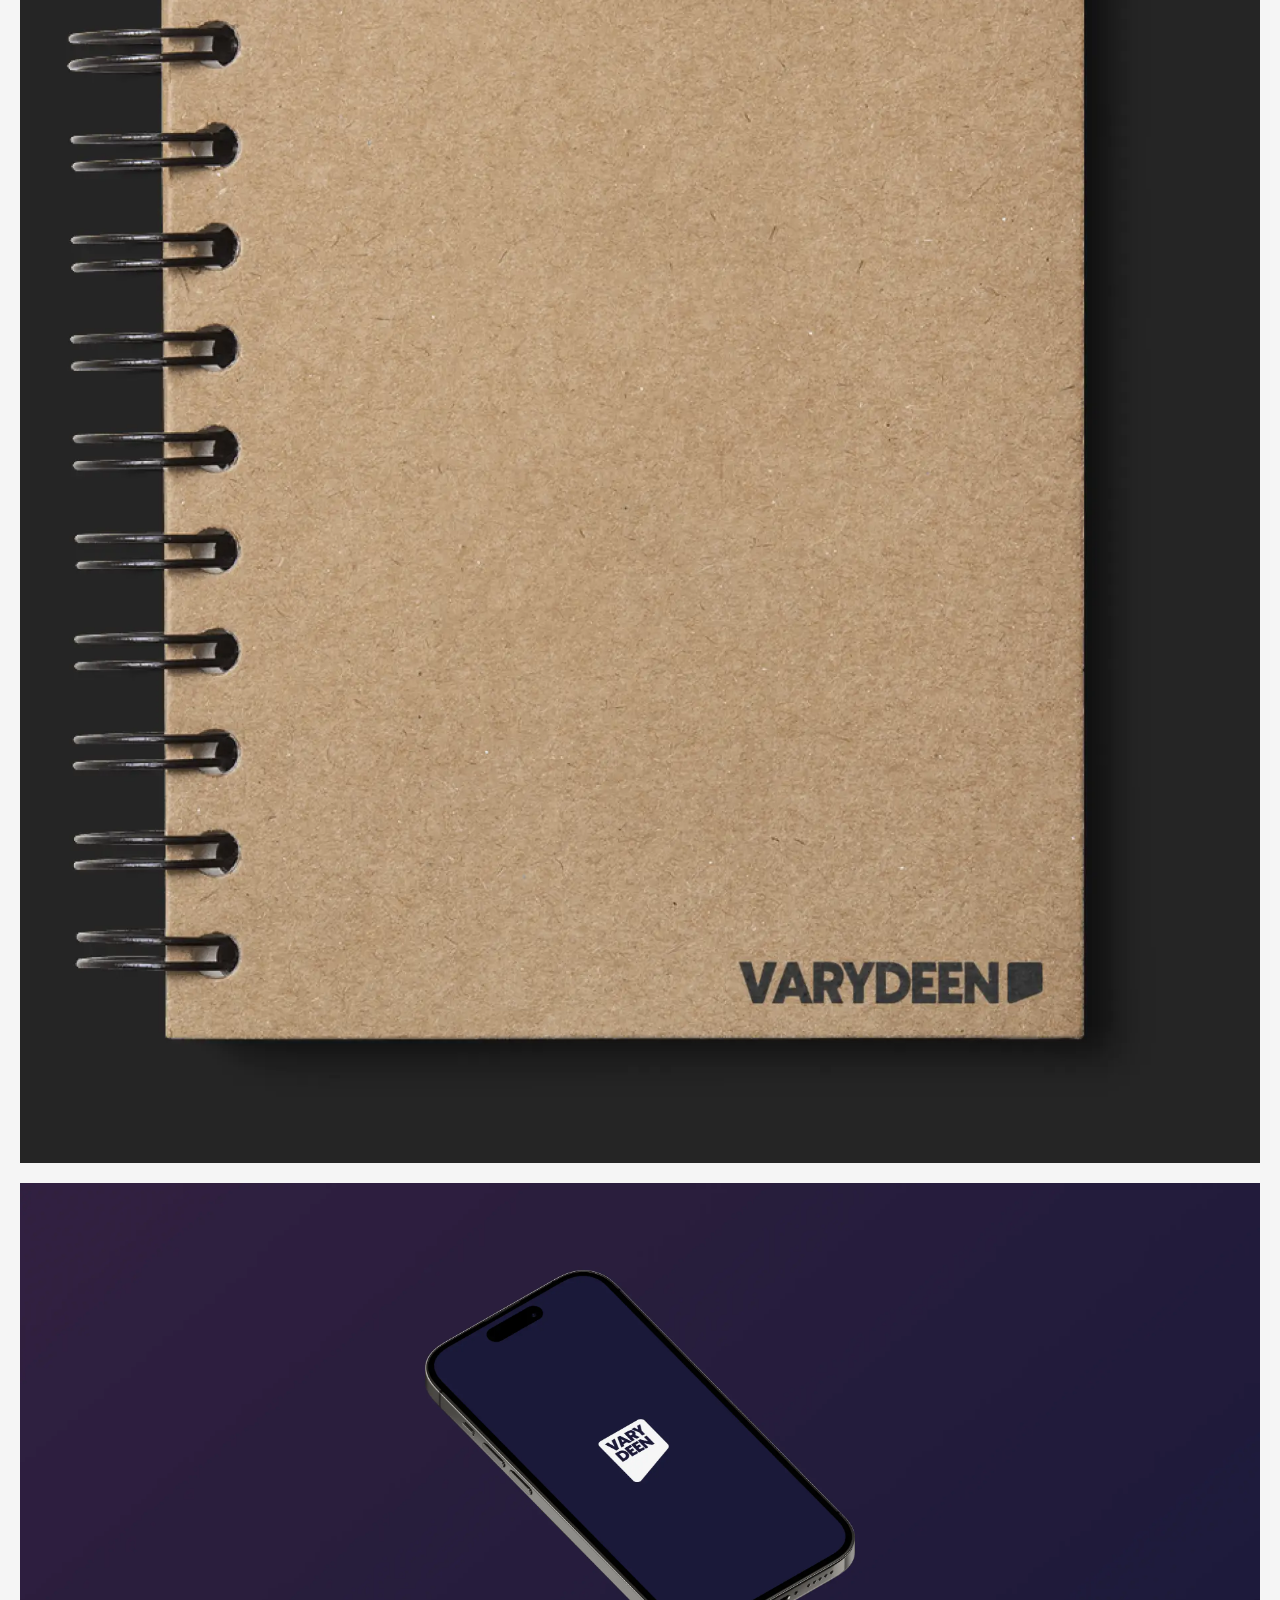
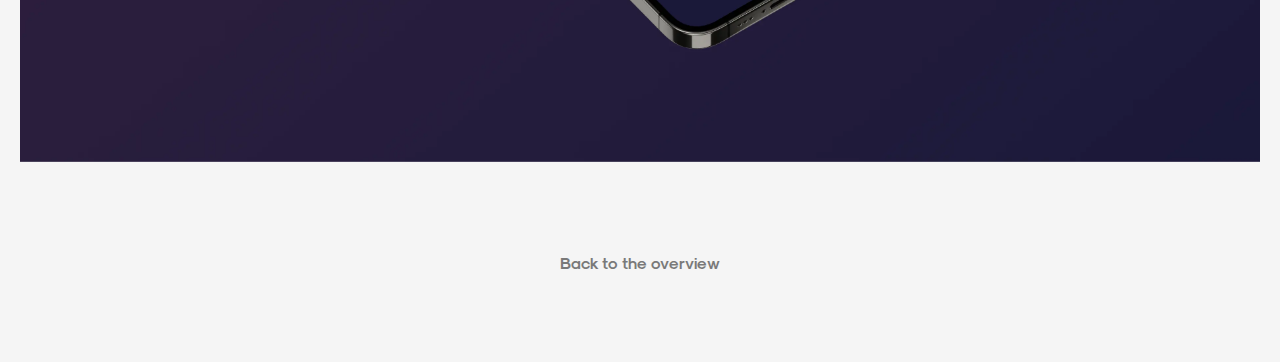
<file: projects/graphics/index.html>
<!DOCTYPE html>
<html lang="en">
<head>
    <meta charset="UTF-8">
    <meta http-equiv="X-UA-Compatible" content="IE=edge">
    <meta name="viewport" content="width=device-width, initial-scale=1.0">
    <title>Graphic Design</title>
    <link rel="stylesheet" href="../pr-style.css">
    <link rel="shortcut icon" href="/portfolio/resources/images/halftone-logo-small.svg" type="image/x-icon">
</head>
<body>
    <section class="banner">
        <button class="back" onclick="window.location.href='/';"><svg width="9" height="16" viewBox="0 0 9 16" fill="none" xmlns="http://www.w3.org/2000/svg"><path d="M7.53284 0.894775L0.86179 7.23228C0.44679 7.62653 0.446789 8.28802 0.86179 8.68227L7.53284 15.0198" stroke="#F5F5F5" stroke-linecap="round"/></svg></button>
        <img src="images/banner.webp" alt="" class="banner-img">
    </section>

    <section class="text-sec title-sec">
        <div class="text-sub-sec">
            <div class="pr-name">
                <h1>Graphic Design</h1>
                <h2>various projects</h2>
            </div>
            <div class="text">
                <div class="pr-status">
                    <div class="status">
                        <h3>Status</h3>
                        In Development
                    </div>
                    <div class="type">
                        <h3>Type</h3>
                        Graphic Design
                    </div>
                </div>
                Over time, quite a lot of graphic design projects accumulated. This is not my core focus, but I still wanted to show some of them here. 
            </div>
        </div>
    </section>

    <section class="text-sec">
        <div class="text-sub-sec">
            <h1 class="pr-heading">01 // Aether</h1>
            <div class="text">
                "Aether" is the label my friends and I put on most of our shared projects - this is Aether's logo and CI:
            </div>
        </div>
    </section>

    <section class="images">
        <img src="images/ae-wide-01.webp" alt="" class="img-full">
        <img src="images/ae-half-02.webp" alt="" class="img-half">
        <img src="images/ae-half-03.webp" alt="" class="img-half">
        <img src="images/ae-wide-04.webp" alt="" class="img-full">
    </section>

    <section class="text-sec">
        <div class="text-sub-sec">
            <h1 class="pr-heading">02 // Backyard Garage</h1>
            <div class="text">
                Backyard Garage was a portfolio project for a vintage car restoration workshop. The logo always incorporates a stylized wheel rim and bold lettering:
            </div>
        </div>
    </section>

    <section class="images">
        <img src="images/byg-wide-01.png" alt="" class="img-full">
        <img src="images/byg-half-02.webp" alt="" class="img-half">
        <img src="images/byg-half-03.webp" alt="" class="img-half">
    </section>

    <section class="text-sec">
        <div class="text-sub-sec">
            <h1 class="pr-heading">03 // Varydeen</h1>
            <div class="text">
                Varydeen is a portfolio project for a small game studio that is committed to creating immersive and captivating gaming experiences. The chat-icon inspired logo is meant to incorporate the social elements of gaming and technology.
            </div>
        </div>
    </section>

    <section class="images">
        <img src="images/v-wide-01.webp" alt="" class="img-full">
        <img src="images/v-half-02.webp" alt="" class="img-half">
        <img src="images/v-half-03.webp" alt="" class="img-half">
        <img src="images/v-wide-04.webp" alt="" class="img-full">
    </section>

    <div class="footer">
        <a href="/">Back to the overview</a>
    </div>

</body>
</html>
</file>
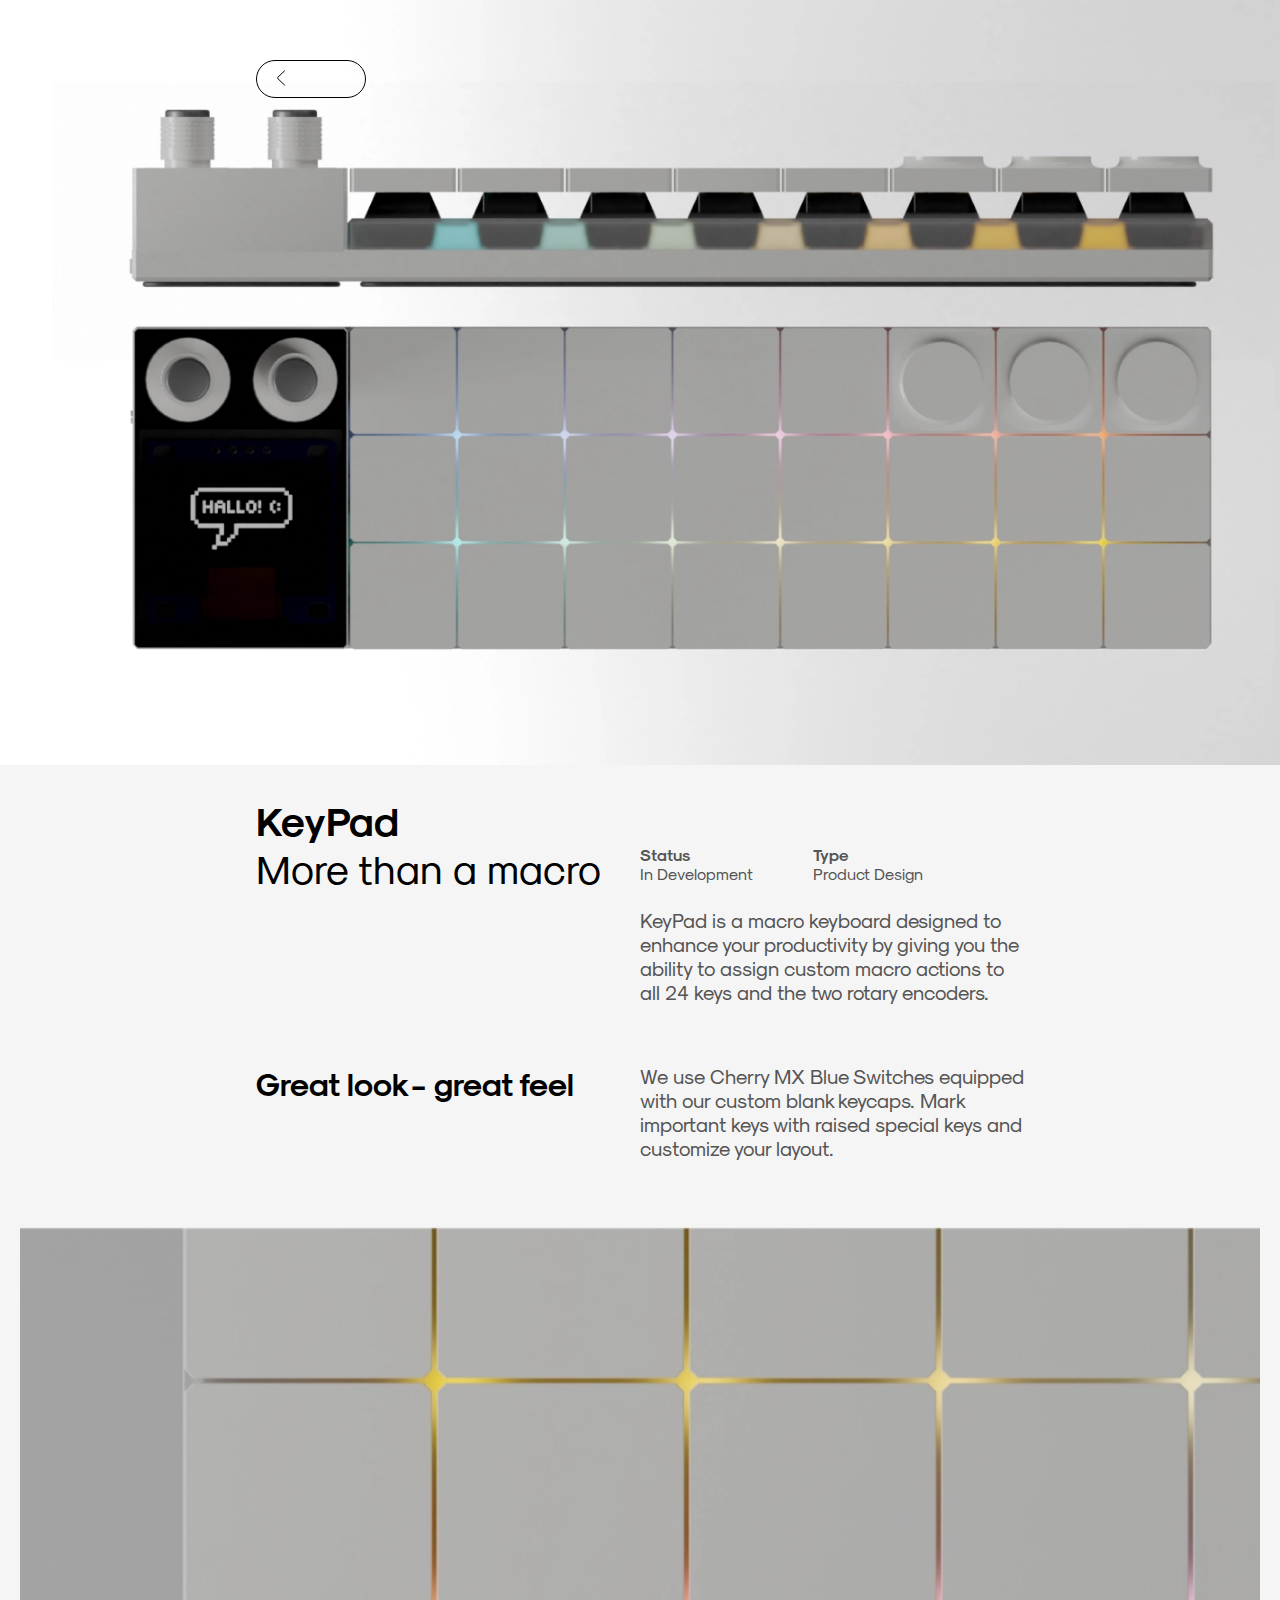
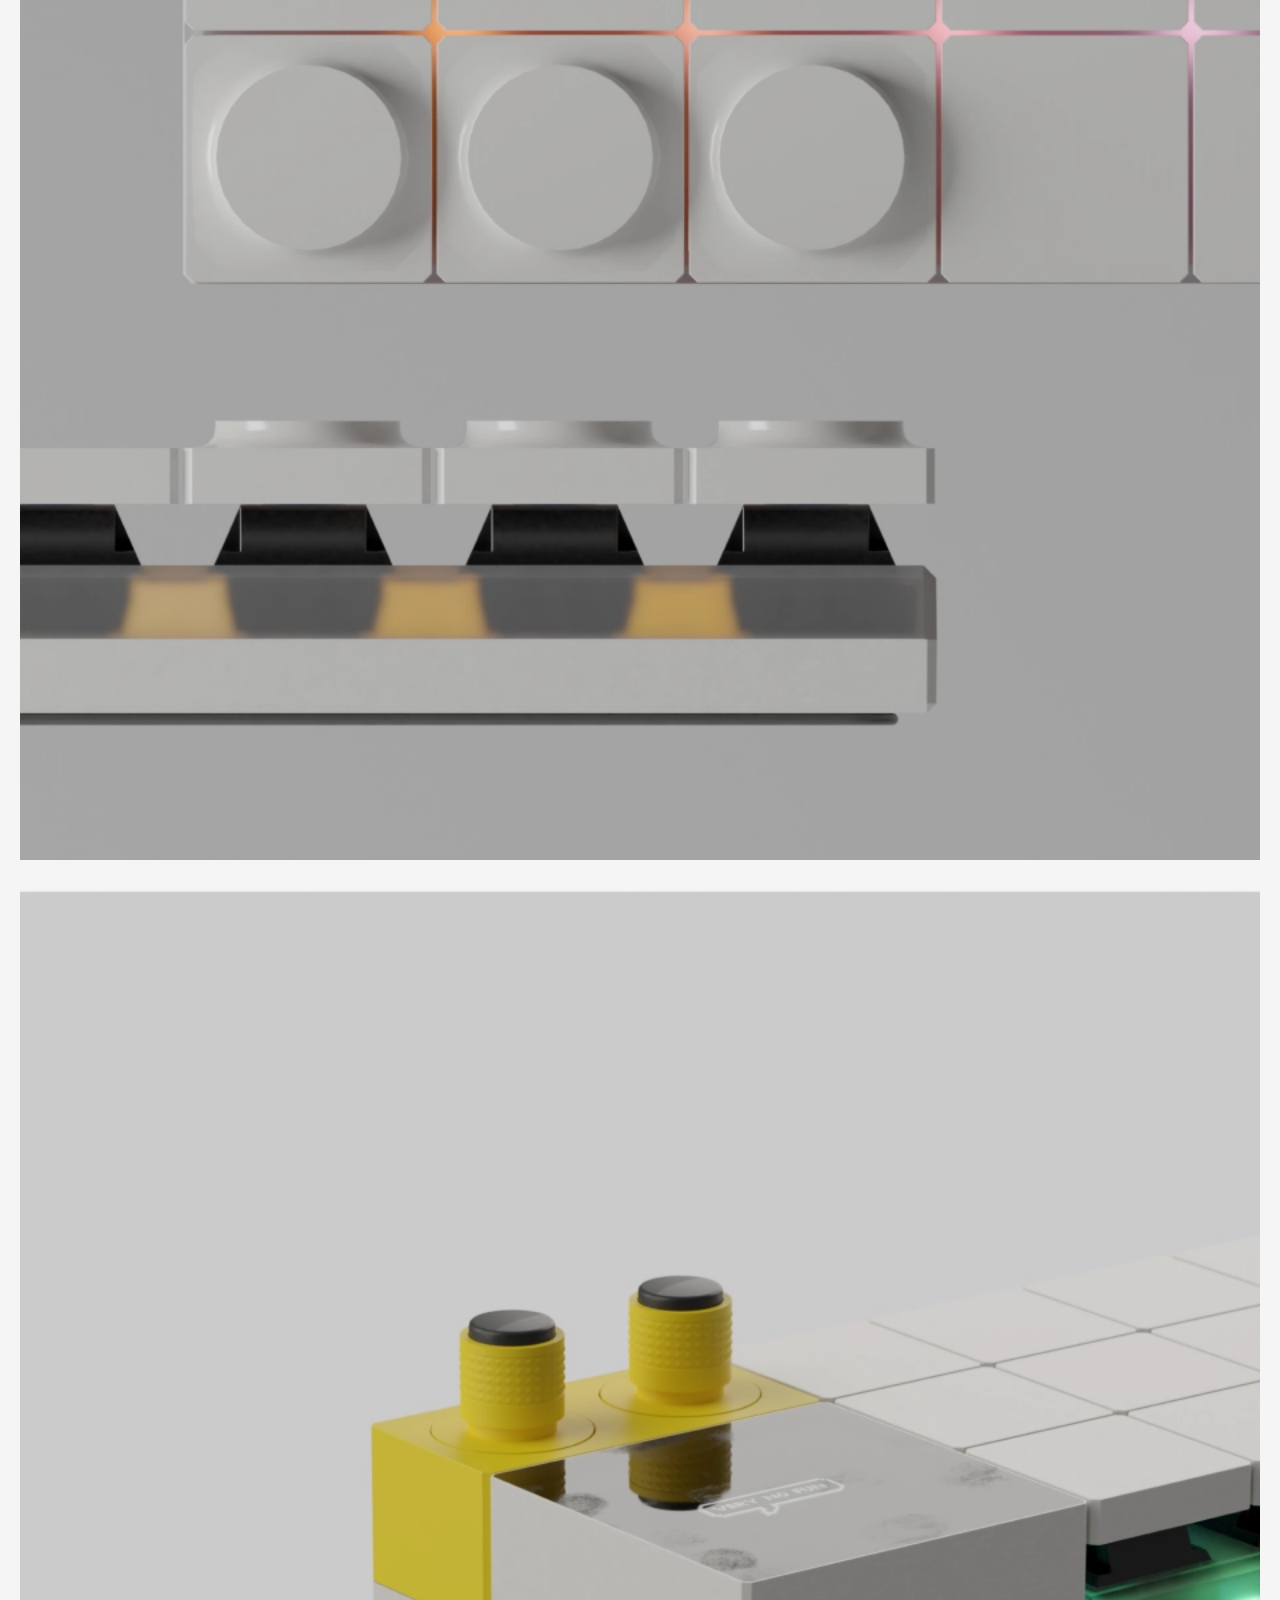
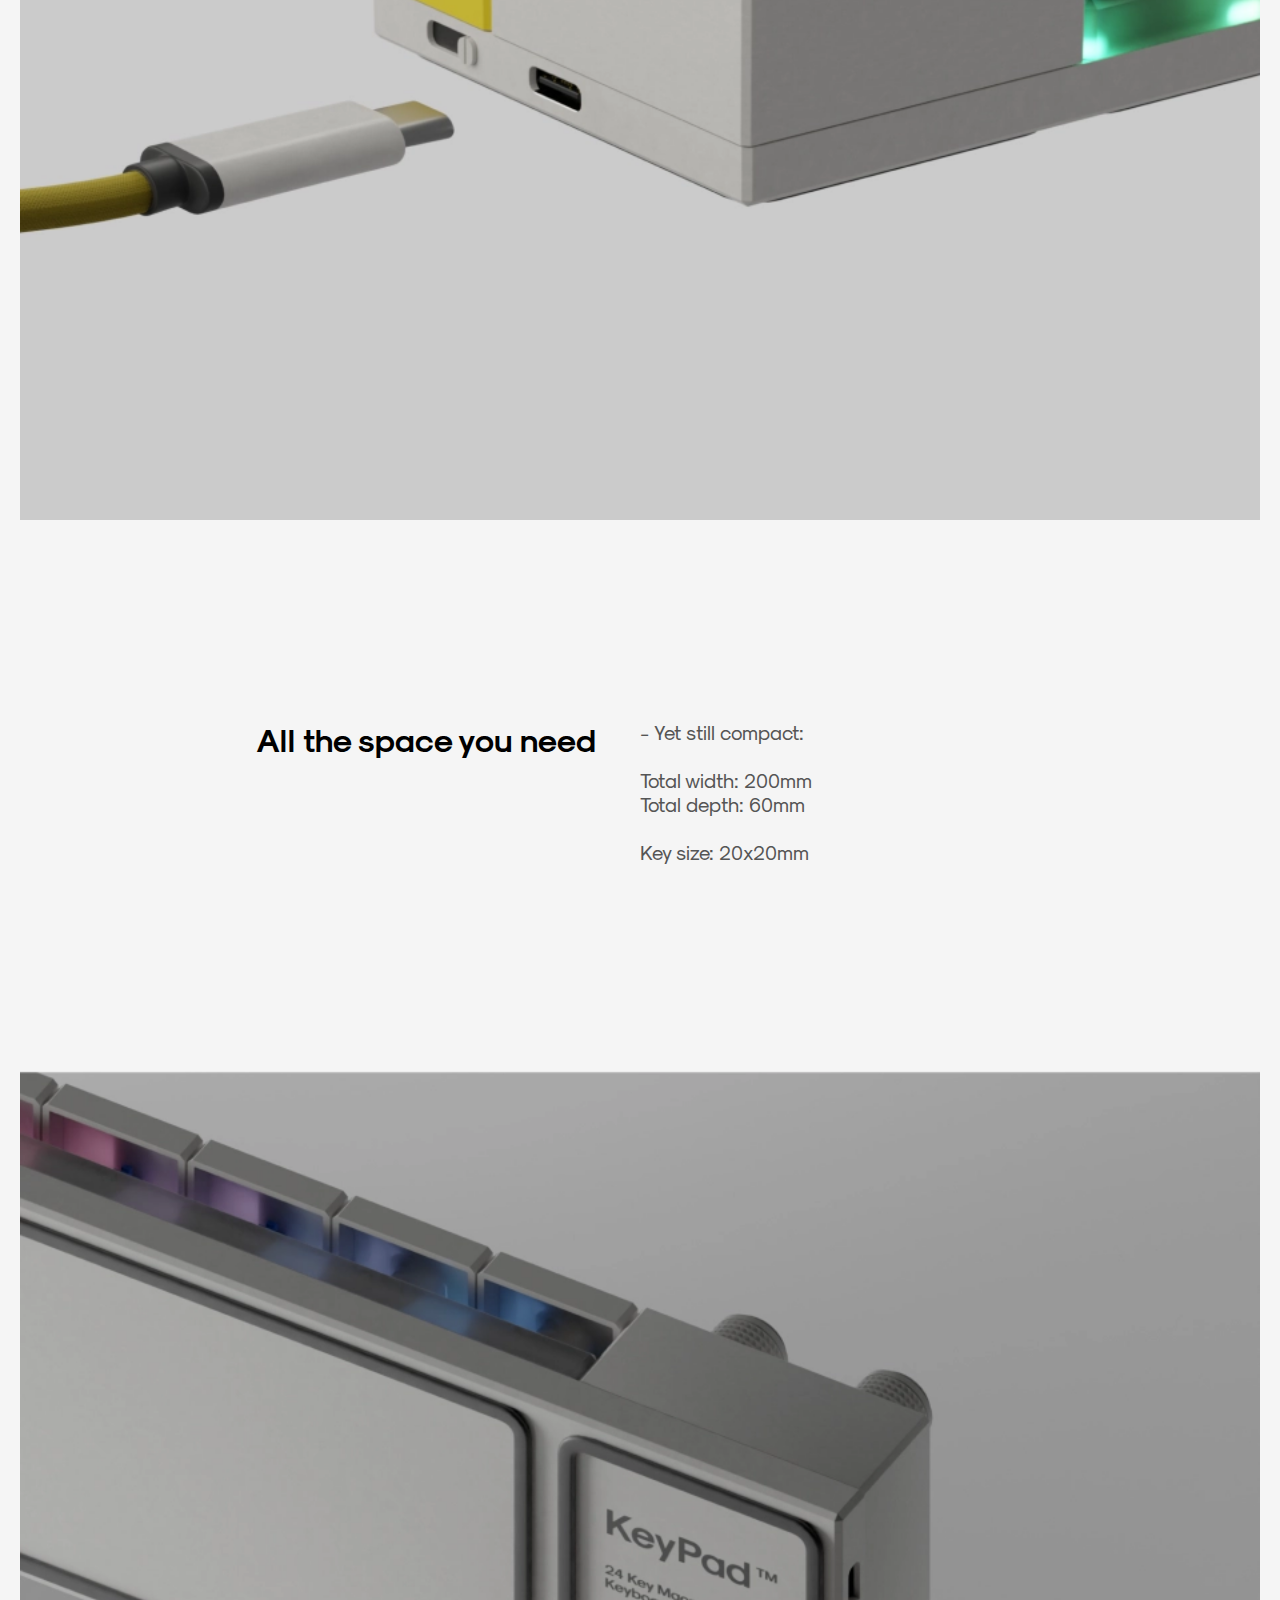
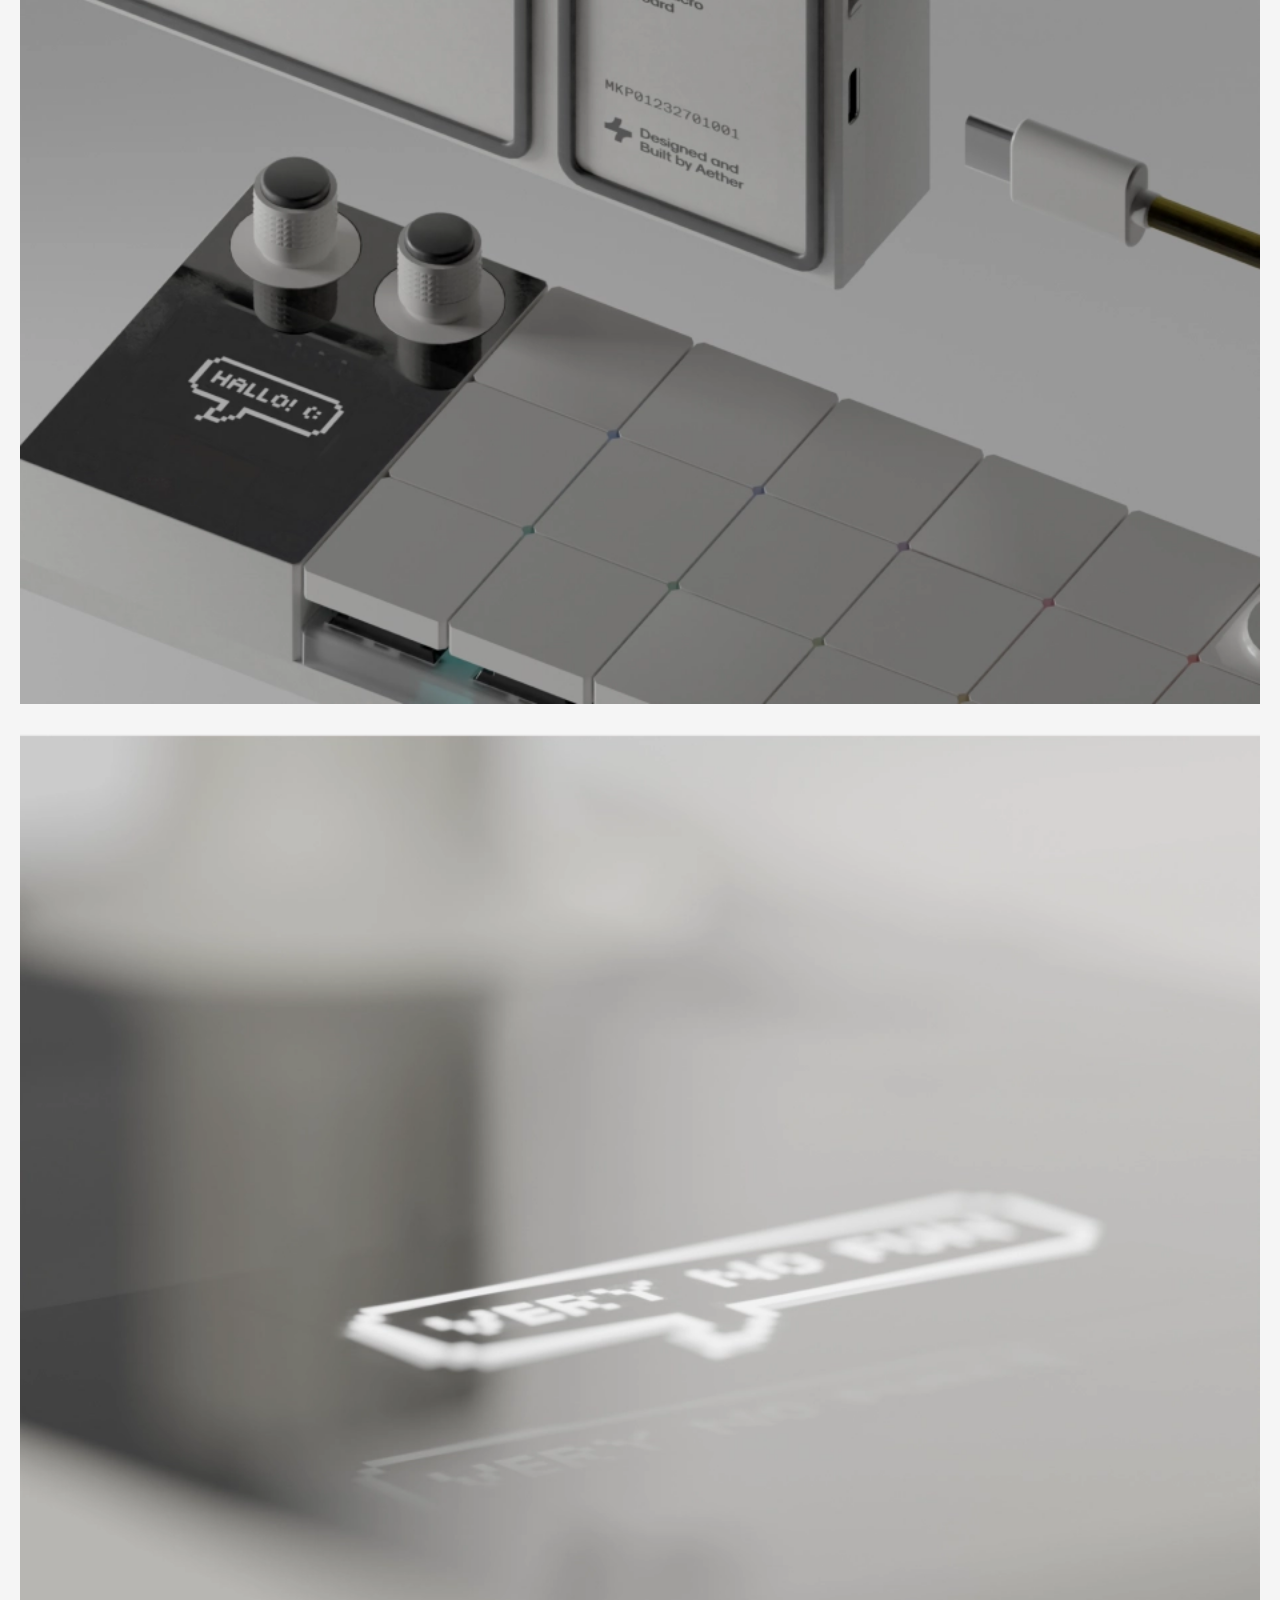
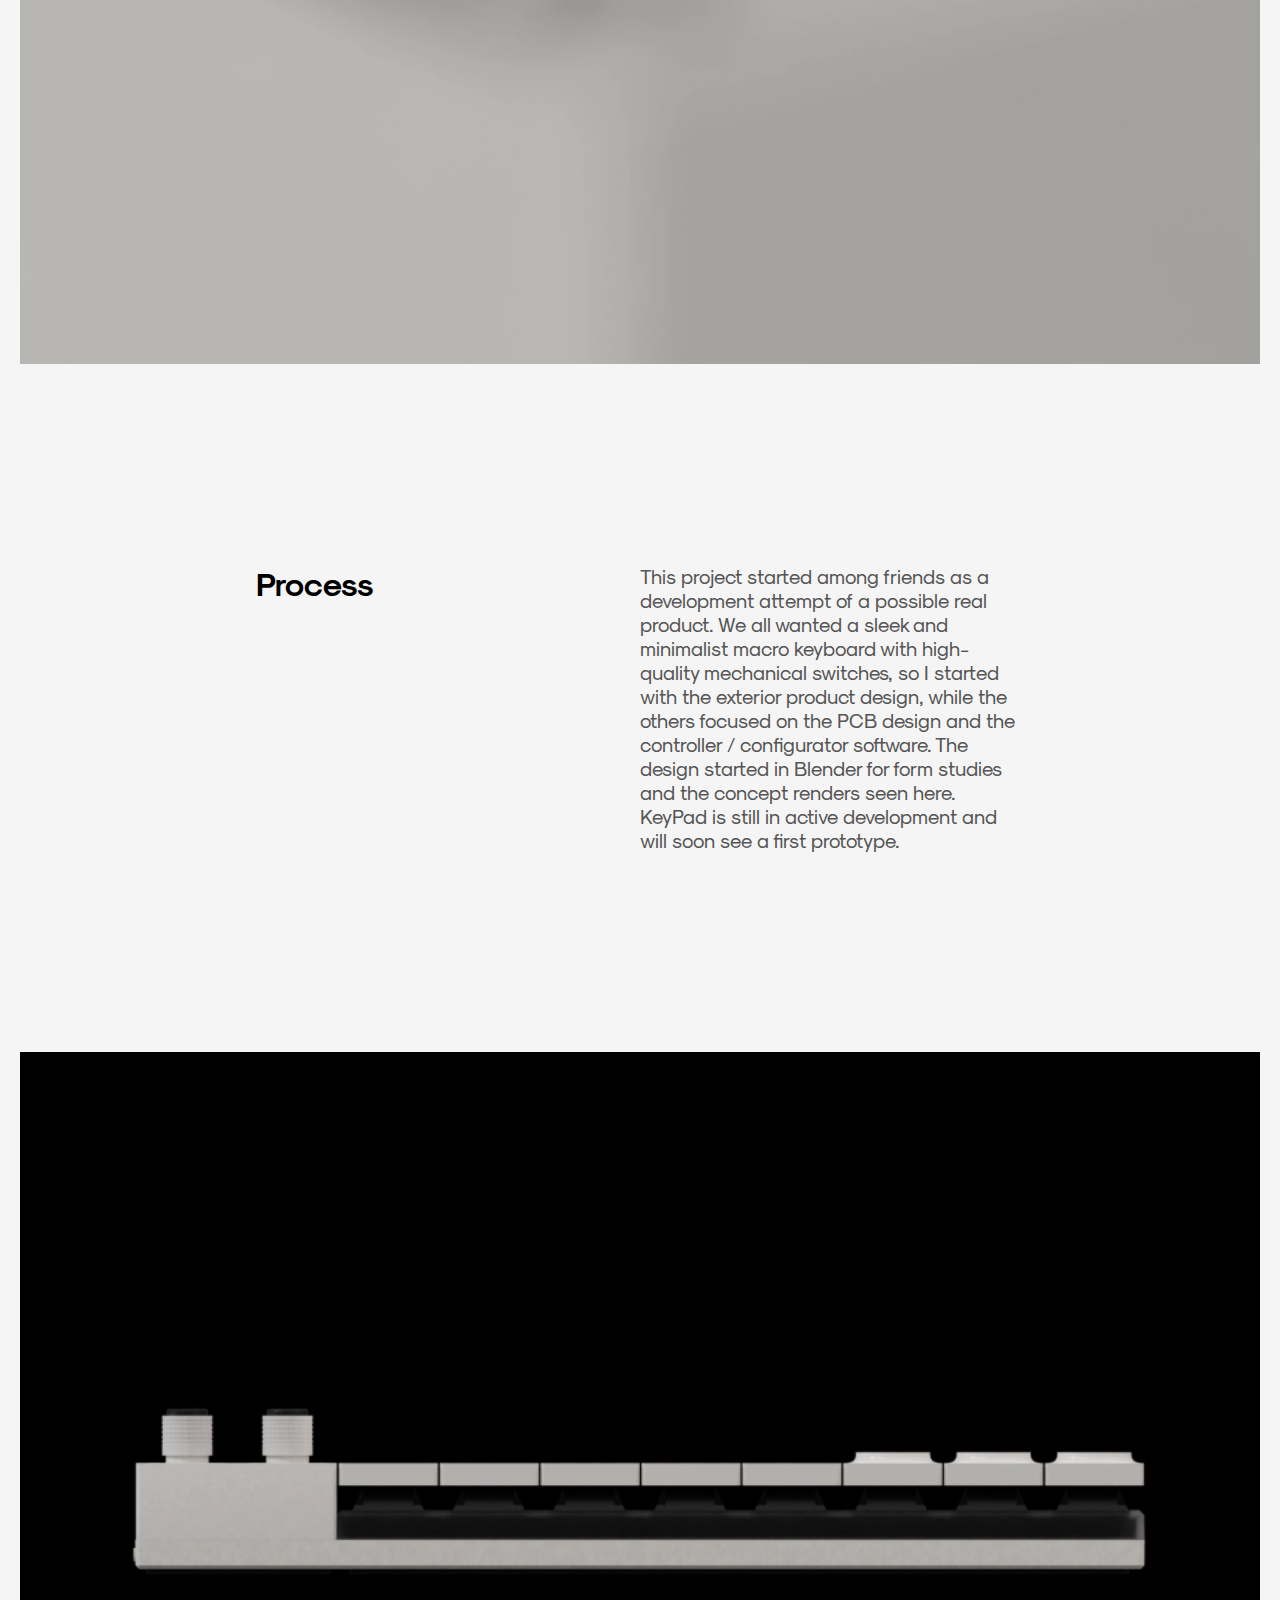
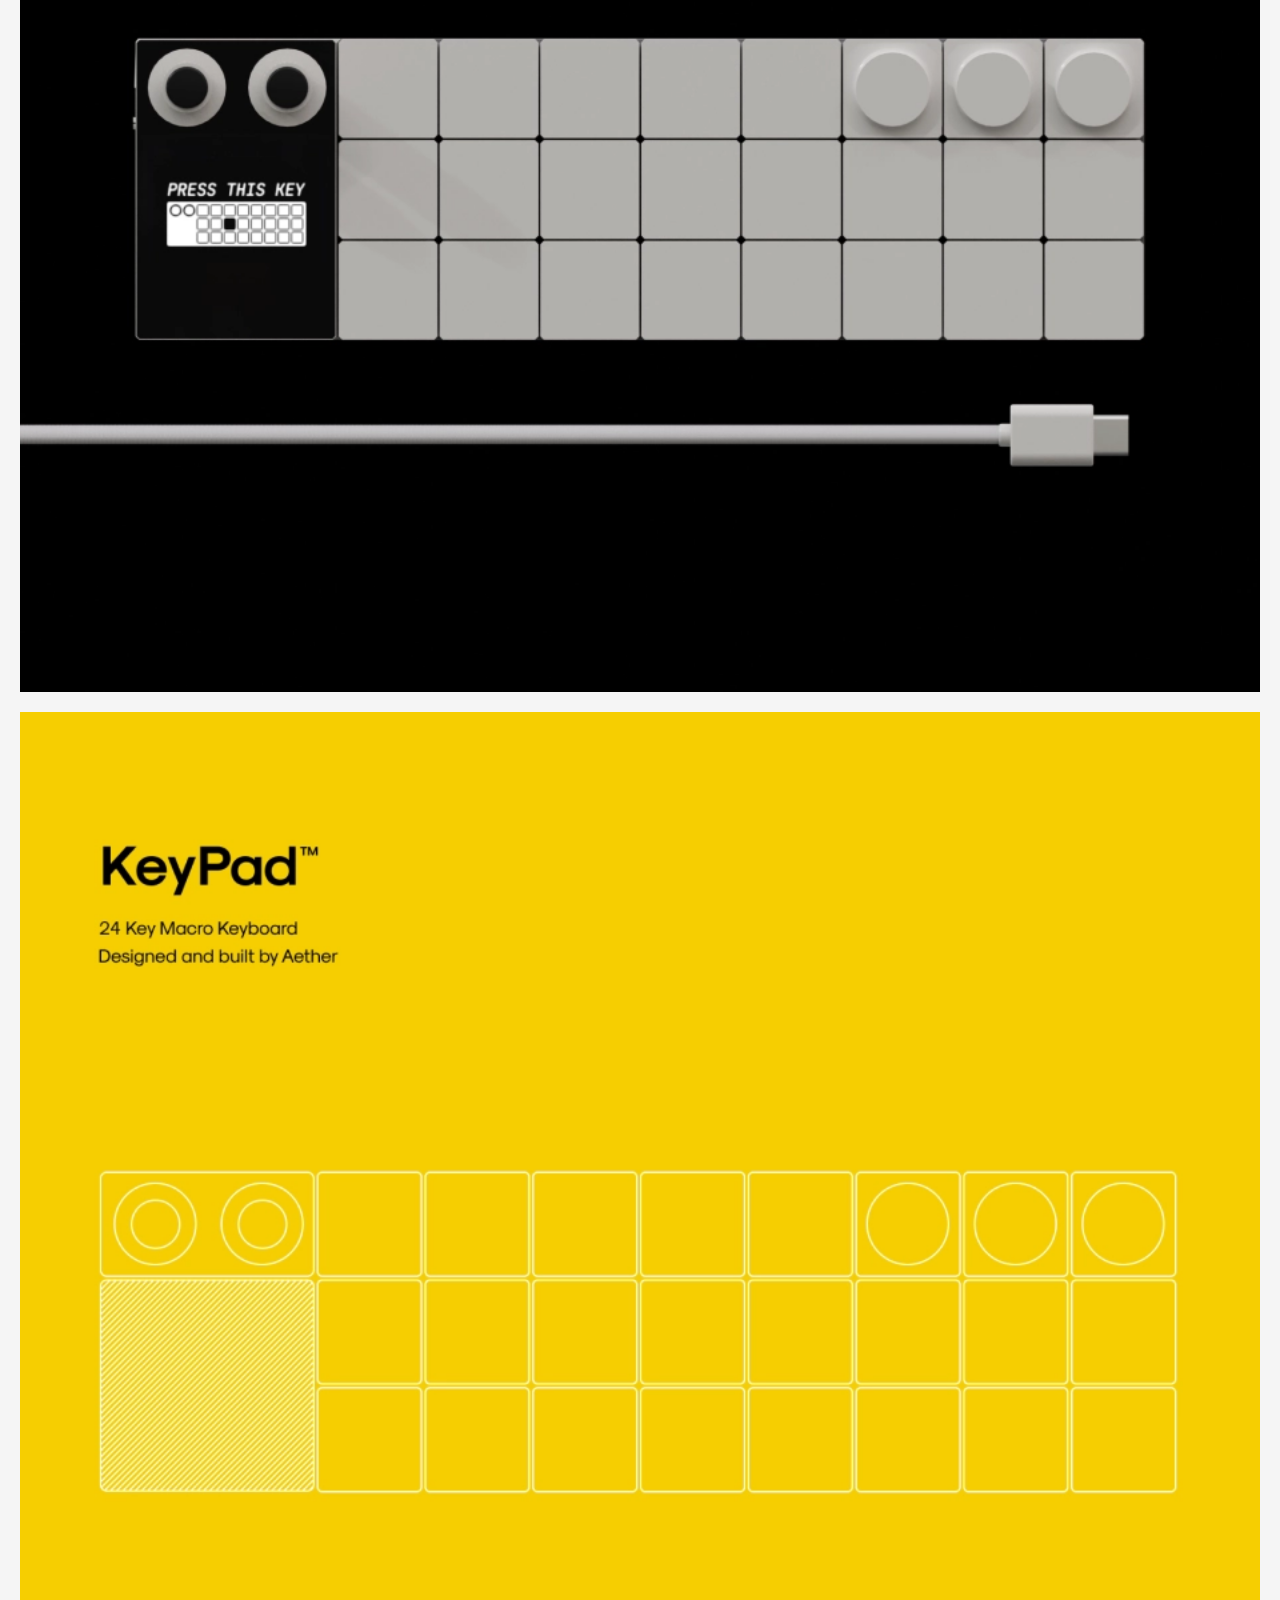
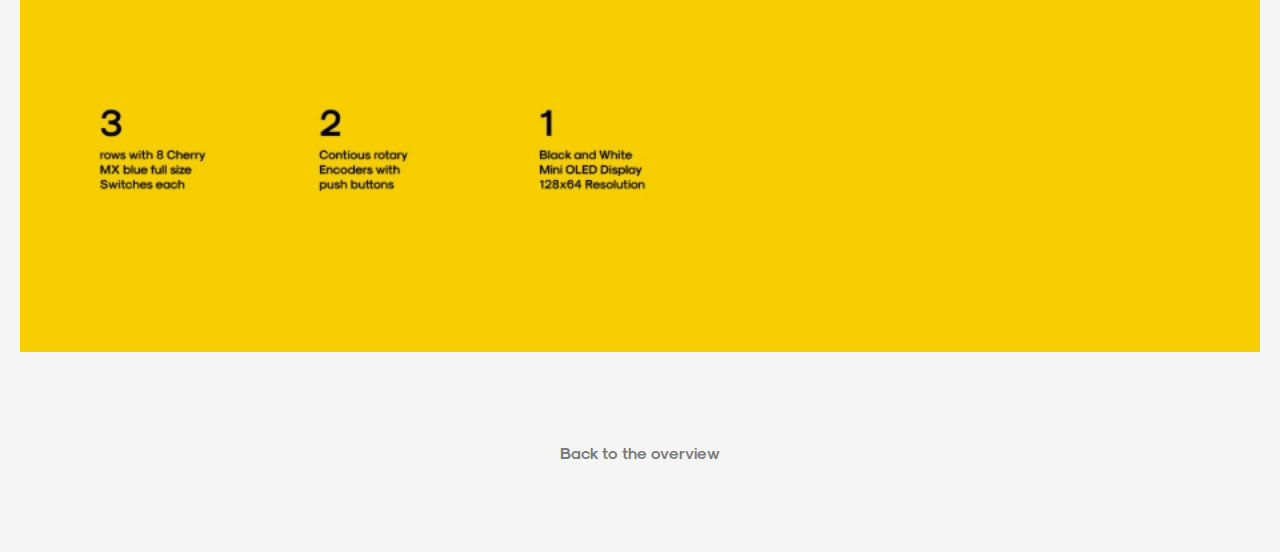
<file: projects/keypad/index.html>
<!DOCTYPE html>
<html lang="en">
<head>
    <meta charset="UTF-8">
    <meta http-equiv="X-UA-Compatible" content="IE=edge">
    <meta name="viewport" content="width=device-width, initial-scale=1.0">
    <title>KeyPad</title>
    <link rel="stylesheet" href="../pr-style.css">
    <link rel="shortcut icon" href="/portfolio/resources/images/halftone-logo-small.svg" type="image/x-icon">
</head>
<body>
    <section class="banner">
        <button class="back" style="border-color: black;" onclick="window.location.href='/';"><svg width="9" height="16" viewBox="0 0 9 16" fill="none" xmlns="http://www.w3.org/2000/svg"><path d="M7.53284 0.894775L0.86179 7.23228C0.44679 7.62653 0.446789 8.28802 0.86179 8.68227L7.53284 15.0198" stroke="#000000" stroke-linecap="round"/></svg></button>
        <img src="images/banner.webp" alt="" class="banner-img">
    </section>

    <section class="text-sec title-sec">
        <div class="text-sub-sec">
            <div class="pr-name">
                <h1>KeyPad</h1>
                <h2>More than a macro</h2>
            </div>
            <div class="text">
                <div class="pr-status">
                    <div class="status">
                        <h3>Status</h3>
                        In Development
                    </div>
                    <div class="type">
                        <h3>Type</h3>
                        Product Design
                    </div>
                </div>
                KeyPad is a macro keyboard designed to enhance your productivity by giving you the ability to assign custom macro actions to all 24 keys and the two rotary encoders.
            </div>
        </div>
        <div class="text-sub-sec">
            <div class="pr-heading">
                <h1>Great look - great feel</h1>
            </div>
            <div class="text">
                We use Cherry MX Blue Switches equipped with our custom blank keycaps. Mark important keys with raised special keys and customize your layout.
            </div>
        </div>
    </section>

    <section class="images">
        <img src="images/half-01.webp" alt="" class="img-half">
        <img src="images/half-02.webp" alt="" class="img-half">
    </section>

    <section class="text-sec">
        <div class="text-sub-sec">
            <h1 class="pr-heading">All the space you need</h1>
            <div class="text">
                - Yet still compact: <br> <br>
                Total width: 200mm <br>
                Total depth: 60mm <br>
                    <br>
                Key size: 20x20mm
            </div>
        </div>
    </section>

    <section class="images">
        <img src="images/half-03.webp" alt="" class="img-half">
        <img src="images/half-05.webp" alt="" class="img-half">
    </section>

    <section class="text-sec">
        <div class="text-sub-sec">
            <h1 class="pr-heading">Process</h1>
            <div class="text">
                This project started among friends as a development attempt of a possible real product. We all wanted a sleek and minimalist macro keyboard with high-quality mechanical switches, so I started with the exterior product design, while the others focused on the PCB design and the controller / configurator software.
                The design started in Blender for form studies and the concept renders seen here. KeyPad is still in active development and will soon see a first prototype.
                
            </div>
        </div>
    </section>

    <section class="images">
        <img src="images/half-04.webp" alt="" class="img-half">
        <img src="images/half-06.webp" alt="" class="img-half">
    </section>

    <div class="footer">
        <a href="/">Back to the overview</a>
    </div>

</body>
</html>
</file>
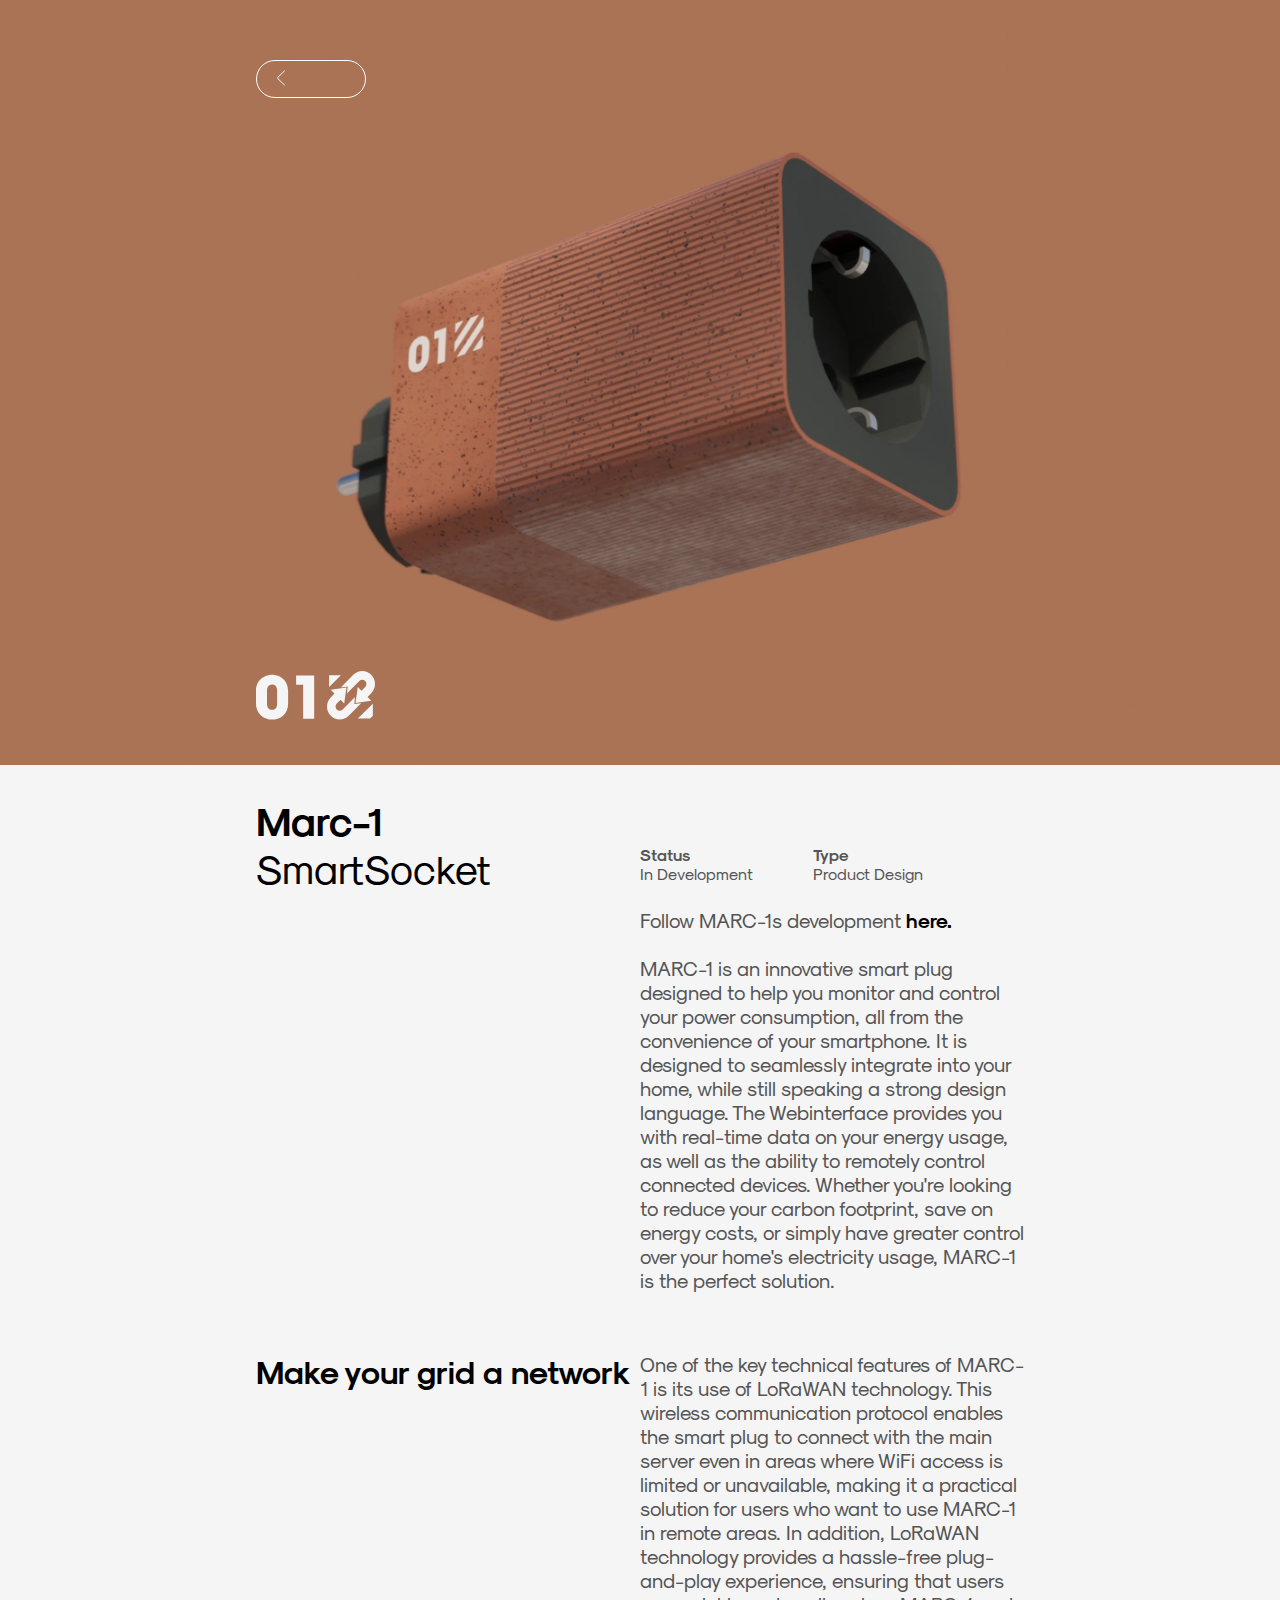
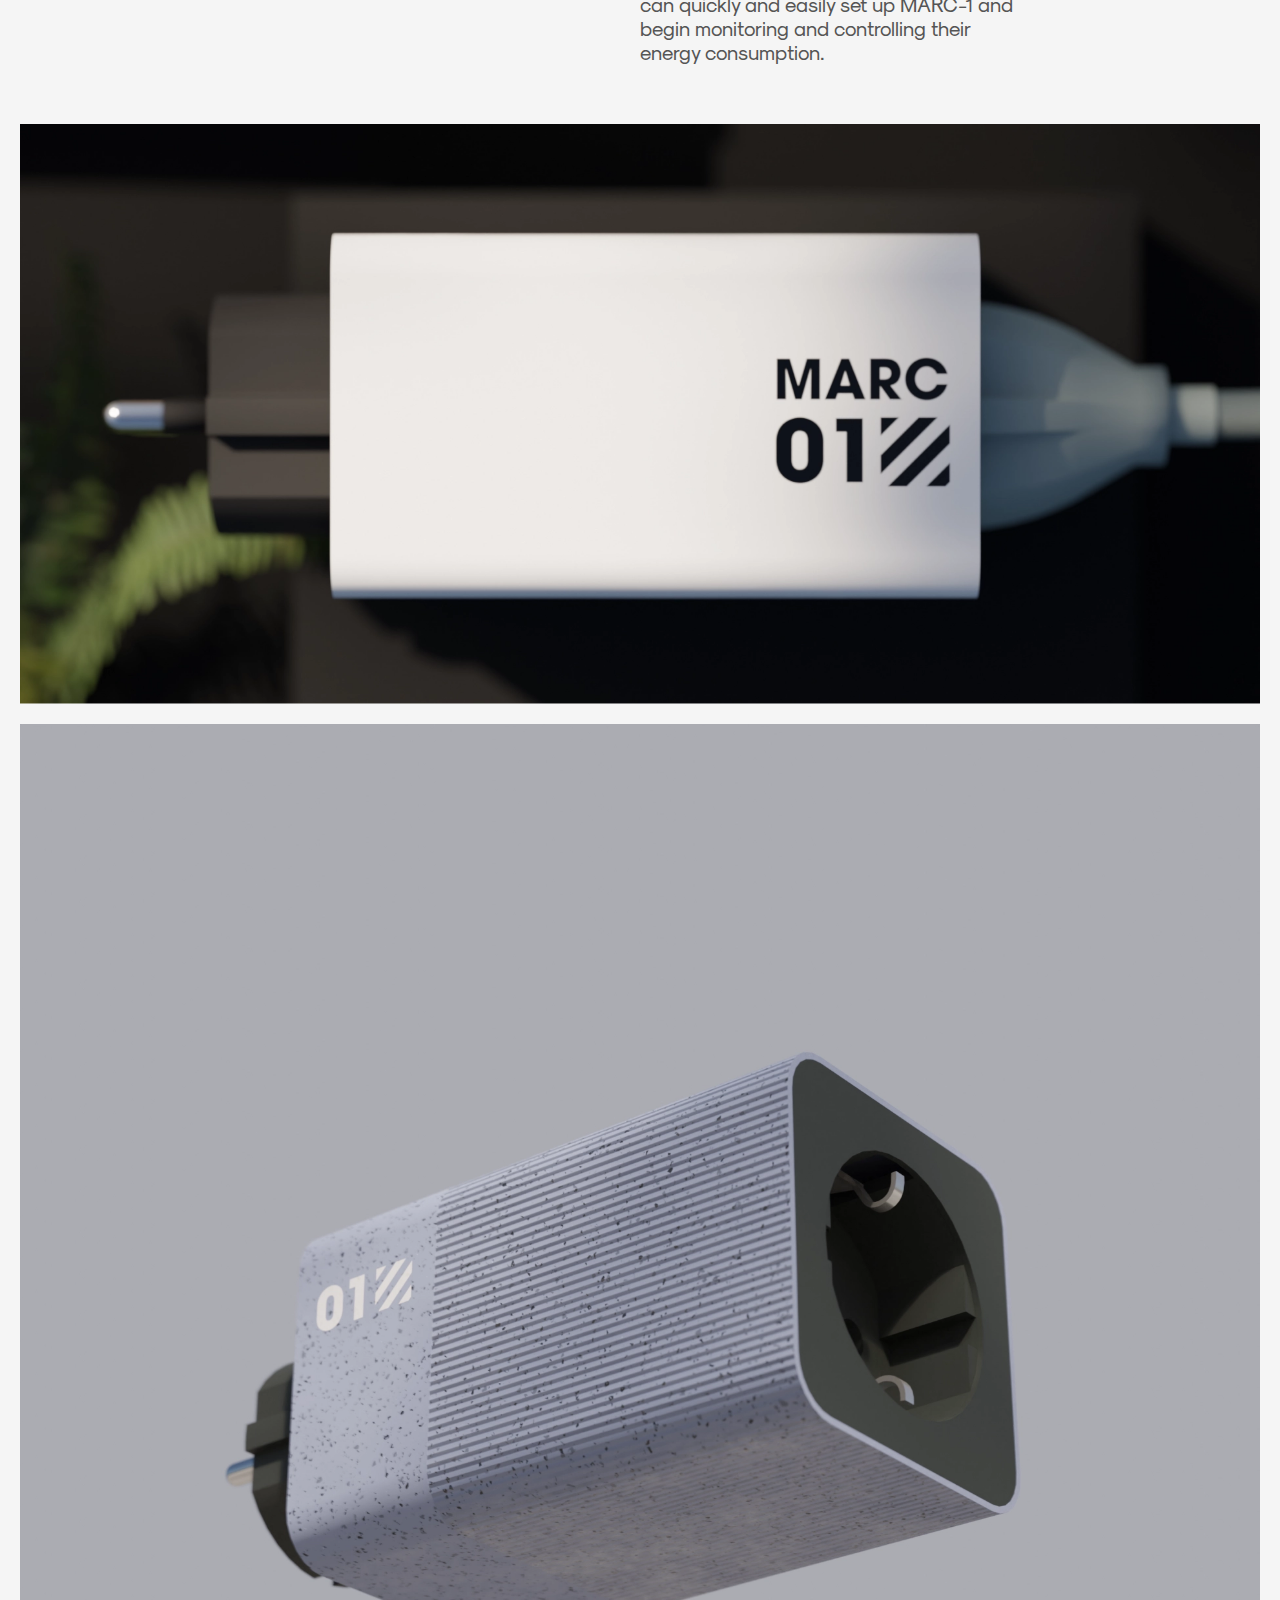
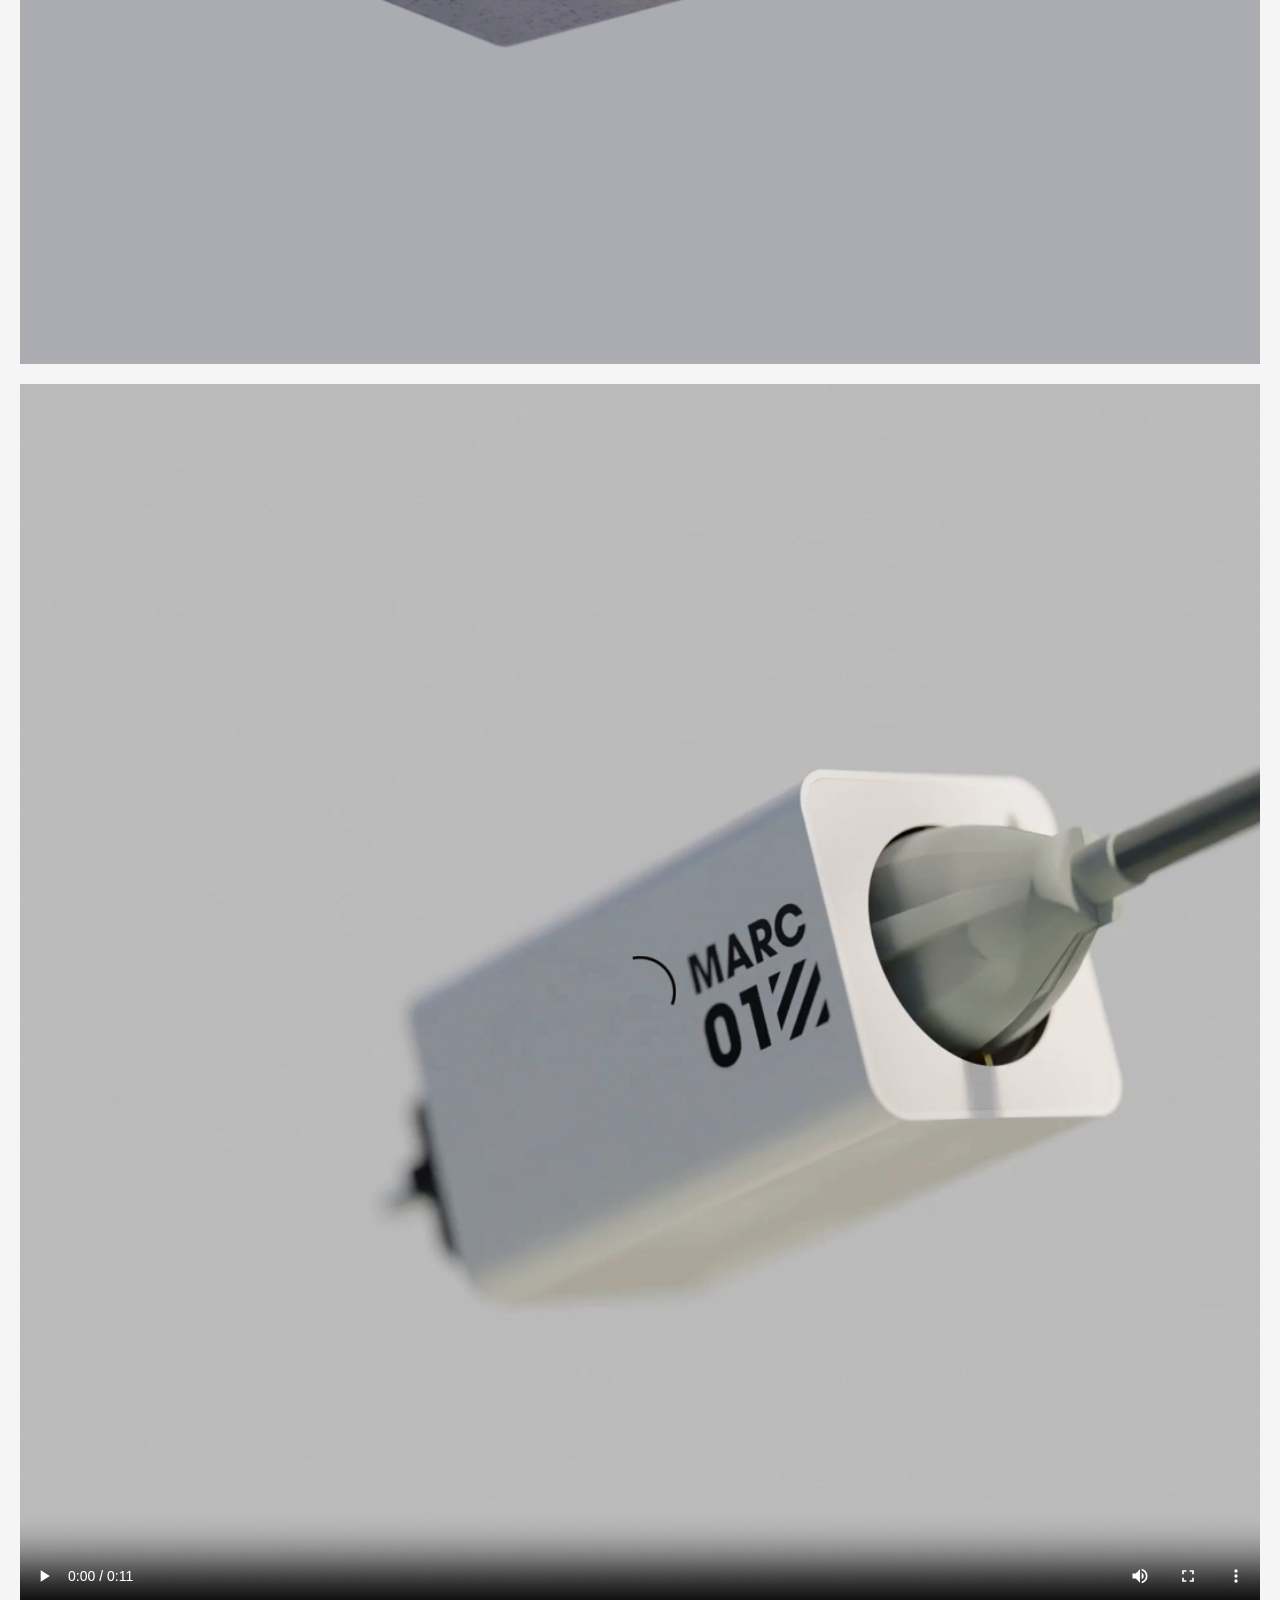
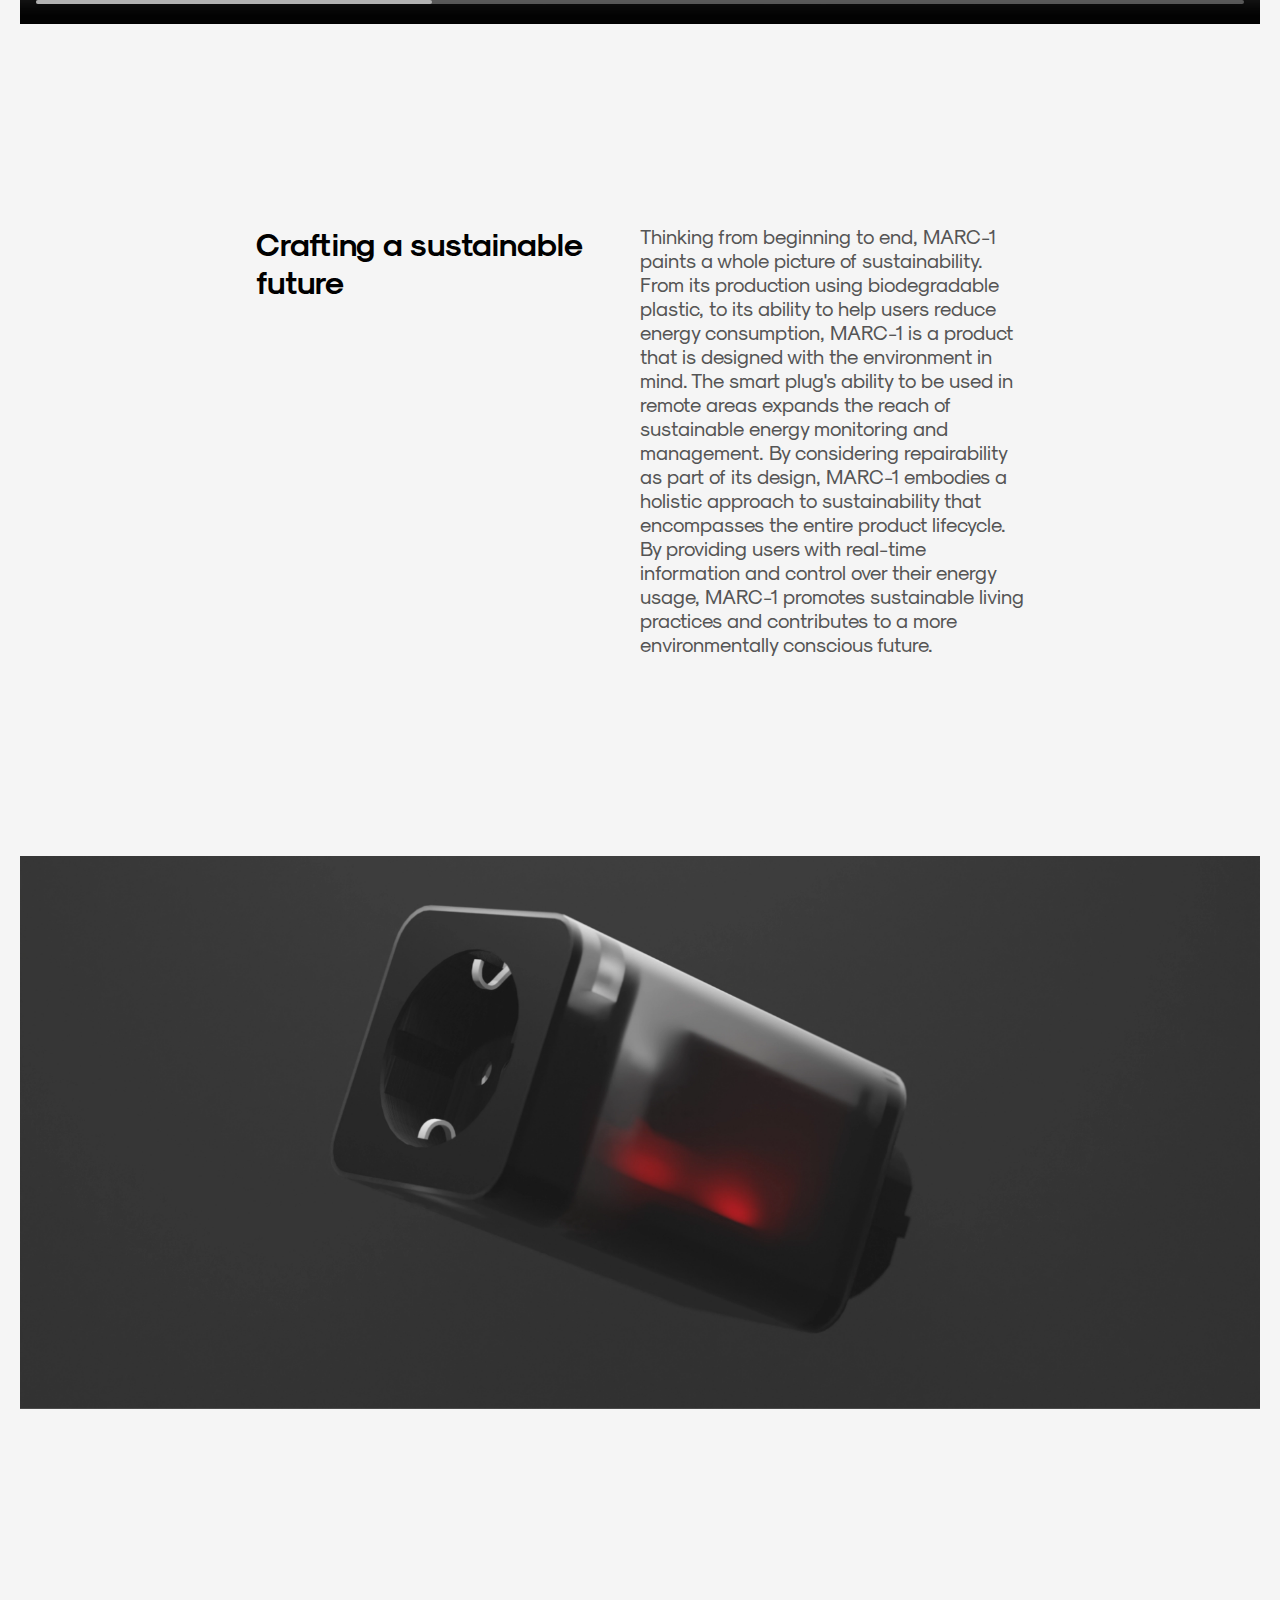
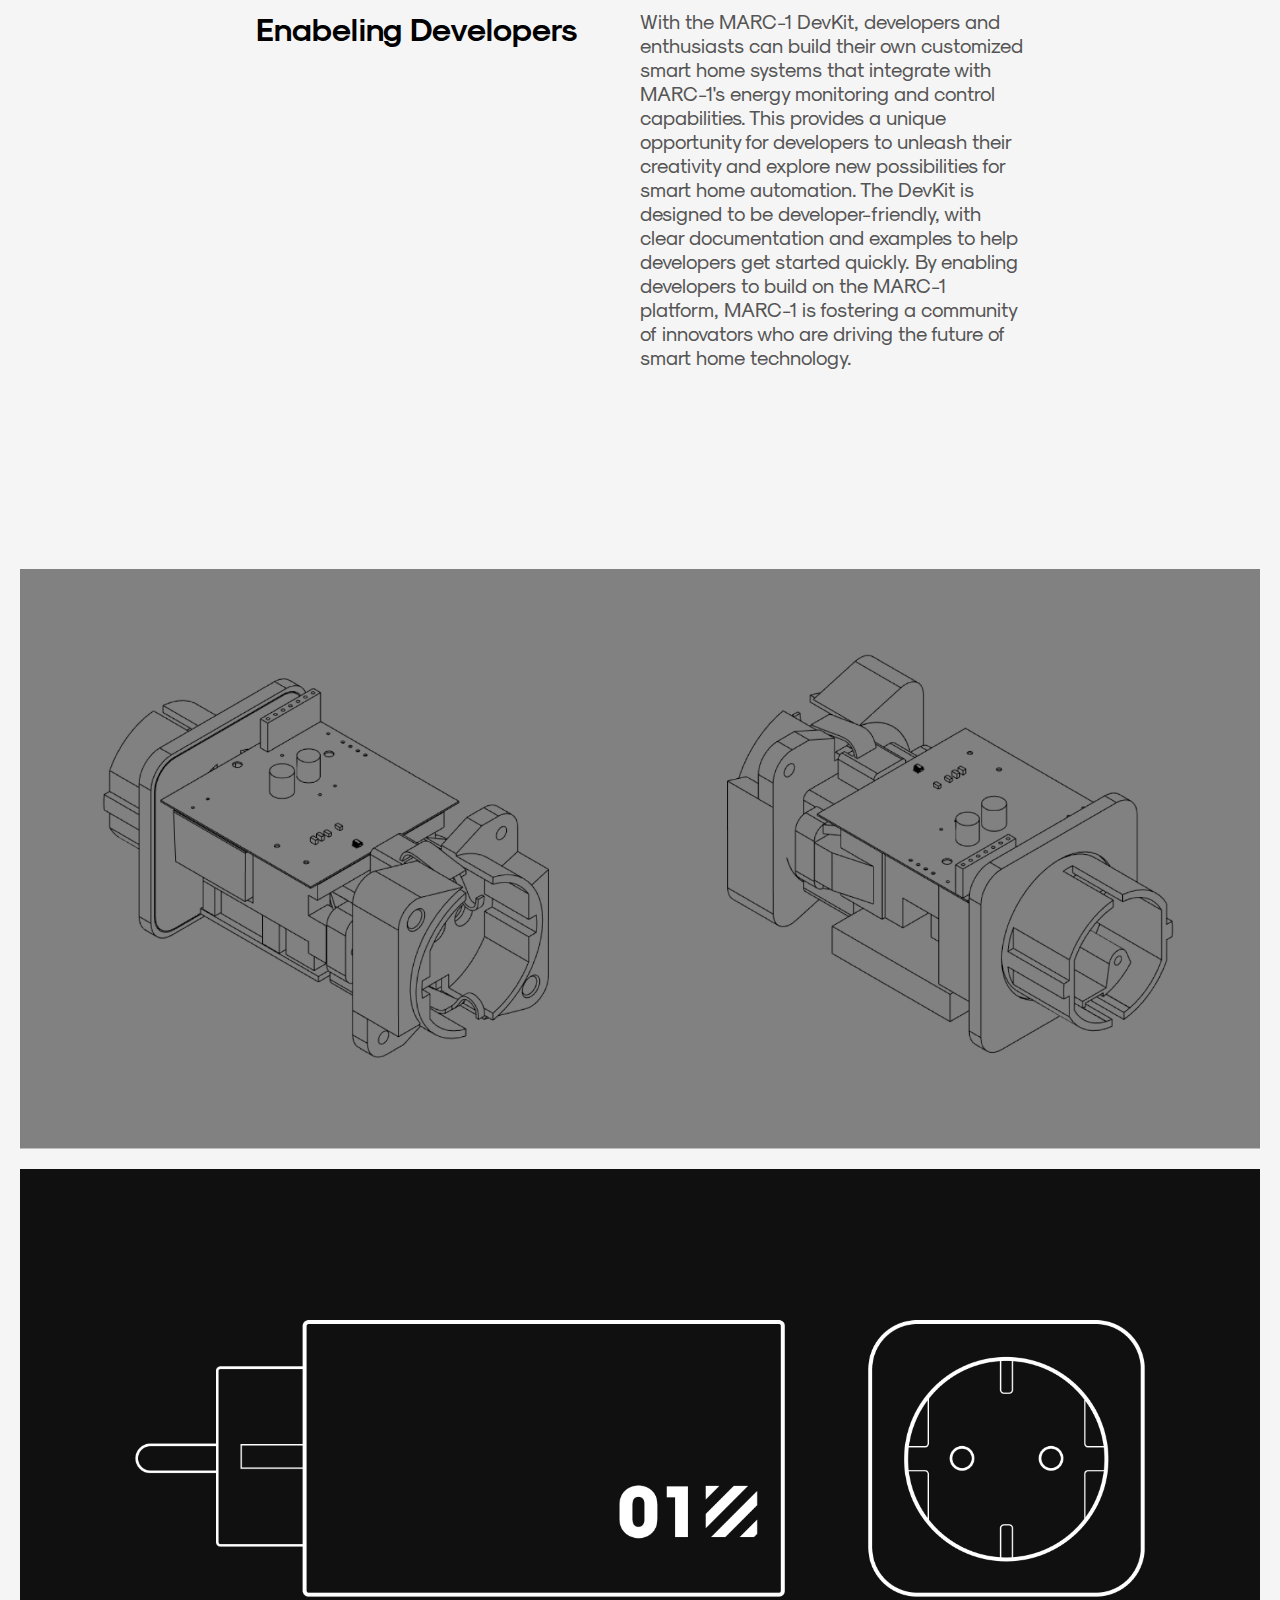
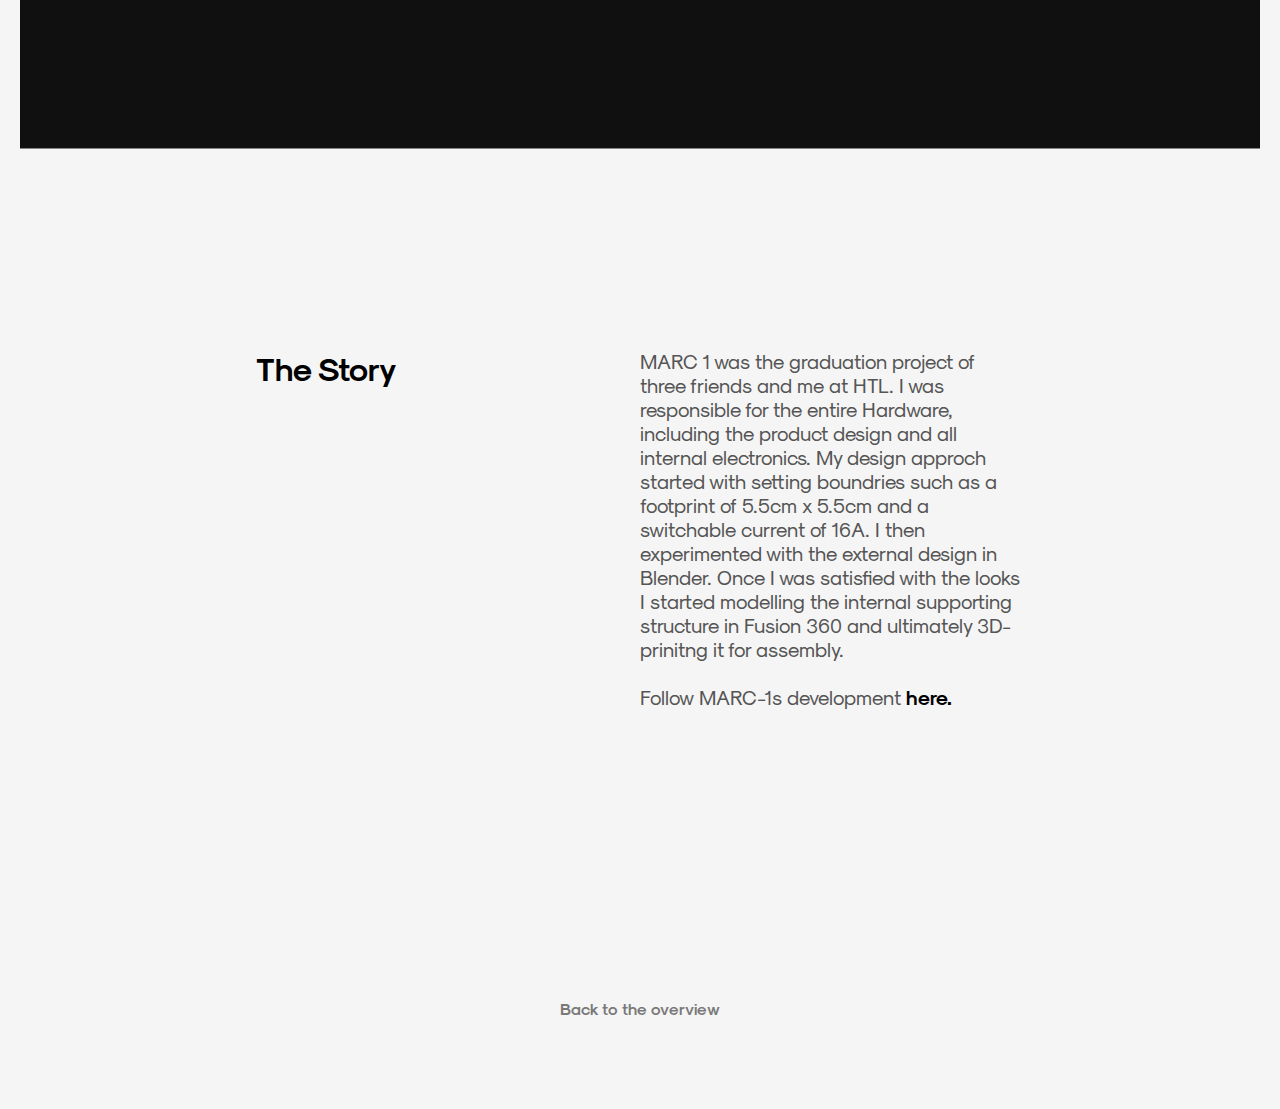
<file: projects/marc/index.html>
<!DOCTYPE html>
<html lang="en">
<head>
    <meta charset="UTF-8">
    <meta http-equiv="X-UA-Compatible" content="IE=edge">
    <meta name="viewport" content="width=device-width, initial-scale=1.0">
    <title>marc</title>
    <link rel="stylesheet" href="../pr-style.css">
    <link rel="shortcut icon" href="/portfolio/resources/images/halftone-logo-small.svg" type="image/x-icon">
</head>
<body>
    <section class="banner">
        <button class="back" onclick="window.location.href='/';"><svg width="9" height="16" viewBox="0 0 9 16" fill="none" xmlns="http://www.w3.org/2000/svg"><path d="M7.53284 0.894775L0.86179 7.23228C0.44679 7.62653 0.446789 8.28802 0.86179 8.68227L7.53284 15.0198" stroke="#F5F5F5" stroke-linecap="round"/></svg></button>
        <img src="images/banner.webp" alt="" class="banner-img">
        <img src="images/marc-banner-logo.svg" alt="" class="banner-logo">
    </section>

    <section class="text-sec title-sec">
        <div class="text-sub-sec">
            <div class="pr-name">
                <h1>Marc-1</h1>
                <h2>SmartSocket</h2>
            </div>
            <div class="text">
                <div class="pr-status">
                    <div class="status">
                        <h3>Status</h3>
                        In Development
                    </div>
                    <div class="type">
                        <h3>Type</h3>
                        Product Design
                    </div>
                </div>
                Follow MARC-1s development <a href="./marc" target="_blank">here.</a><br> <br> 
                MARC-1 is an innovative smart plug designed to help you monitor and control your power consumption, all from the convenience of your smartphone. It is designed to seamlessly integrate into your home, while still speaking a strong design language. The Webinterface provides you with real-time data on your energy usage, as well as the ability to remotely control connected devices. Whether you're looking to reduce your carbon footprint, save on energy costs, or simply have greater control over your home's electricity usage, MARC-1 is the perfect solution.
            </div>
        </div>
        <div class="text-sub-sec">
            <div class="pr-heading">
                <h1>Make your grid a network</h1>
            </div>
            <div class="text">
                One of the key technical features of MARC-1 is its use of LoRaWAN technology. This wireless communication protocol enables the smart plug to connect with the main server even in areas where WiFi access is limited or unavailable, making it a practical solution for users who want to use MARC-1 in remote areas. In addition, LoRaWAN technology provides a hassle-free plug-and-play experience, ensuring that users can quickly and easily set up MARC-1 and begin monitoring and controlling their energy consumption.
            </div>
        </div>
    </section>

    <section class="images">
        <img src="images/wide-01.webp" alt="" class="img-full">
        <img src="images/q-02.webp" alt="" class="img-half">
        <video controls autoplay loop class="img-half">
            <source src="images/animation.mp4" type="video/mp4" class="video">
        </video>
    </section>

    <section class="text-sec">
        <div class="text-sub-sec">
            <h1 class="pr-heading">Crafting a sustainable future</h1>
            <div class="text">
                Thinking from beginning to end, MARC-1 paints a whole picture of sustainability. From its production using biodegradable plastic, to its ability to help users reduce energy consumption, MARC-1 is a product that is designed with the environment in mind. The smart plug's ability to be used in remote areas expands the reach of sustainable energy monitoring and management. By considering repairability as part of its design, MARC-1 embodies a holistic approach to sustainability that encompasses the entire product lifecycle. By providing users with real-time information and control over their energy usage, MARC-1 promotes sustainable living practices and contributes to a more environmentally conscious future.
            </div>
        </div>
    </section>

    <section class="images">
        <img src="images/transp-04.webp" alt="" class="img-full">
    </section>

    <section class="text-sec">
        <div class="text-sub-sec">
            <h1 class="pr-heading">Enabeling Developers</h1>
            <div class="text">
                With the MARC-1 DevKit, developers and enthusiasts can build their own customized smart home systems that integrate with MARC-1's energy monitoring and control capabilities. This provides a unique opportunity for developers to unleash their creativity and explore new possibilities for smart home automation. The DevKit is designed to be developer-friendly, with clear documentation and examples to help developers get started quickly. By enabling developers to build on the MARC-1 platform, MARC-1 is fostering a community of innovators who are driving the future of smart home technology.
                <!-- <br> <br> Follow MARC-1s development <a href="/marc">here.</a>  -->
            </div>
        </div>
    </section>

    <section class="images">
        <img src="images/wide-02.webp" alt="" class="img-full">
        <img src="images/wide-03.webp" alt="" class="img-full">
    </section>

    <section class="text-sec">
        <div class="text-sub-sec">
            <h1 class="pr-heading">The Story</h1>
            <div class="text">
                MARC 1 was the graduation project of three friends and me at HTL. I was responsible for the entire Hardware, including the product design and all internal electronics. My design approch started with setting boundries such as a footprint of 5.5cm x 5.5cm and a switchable current of 16A. I then experimented with the external design in Blender. Once I was satisfied with the looks I started modelling the internal supporting structure in Fusion 360 and ultimately 3D-prinitng it for assembly.
                <br> <br> Follow MARC-1s development <a href="./marc" target="_blank">here.</a>
            </div>
        </div>
    </section>

    <div class="footer">
        <a href="/">Back to the overview</a>
    </div>

</body>
</html>
</file>
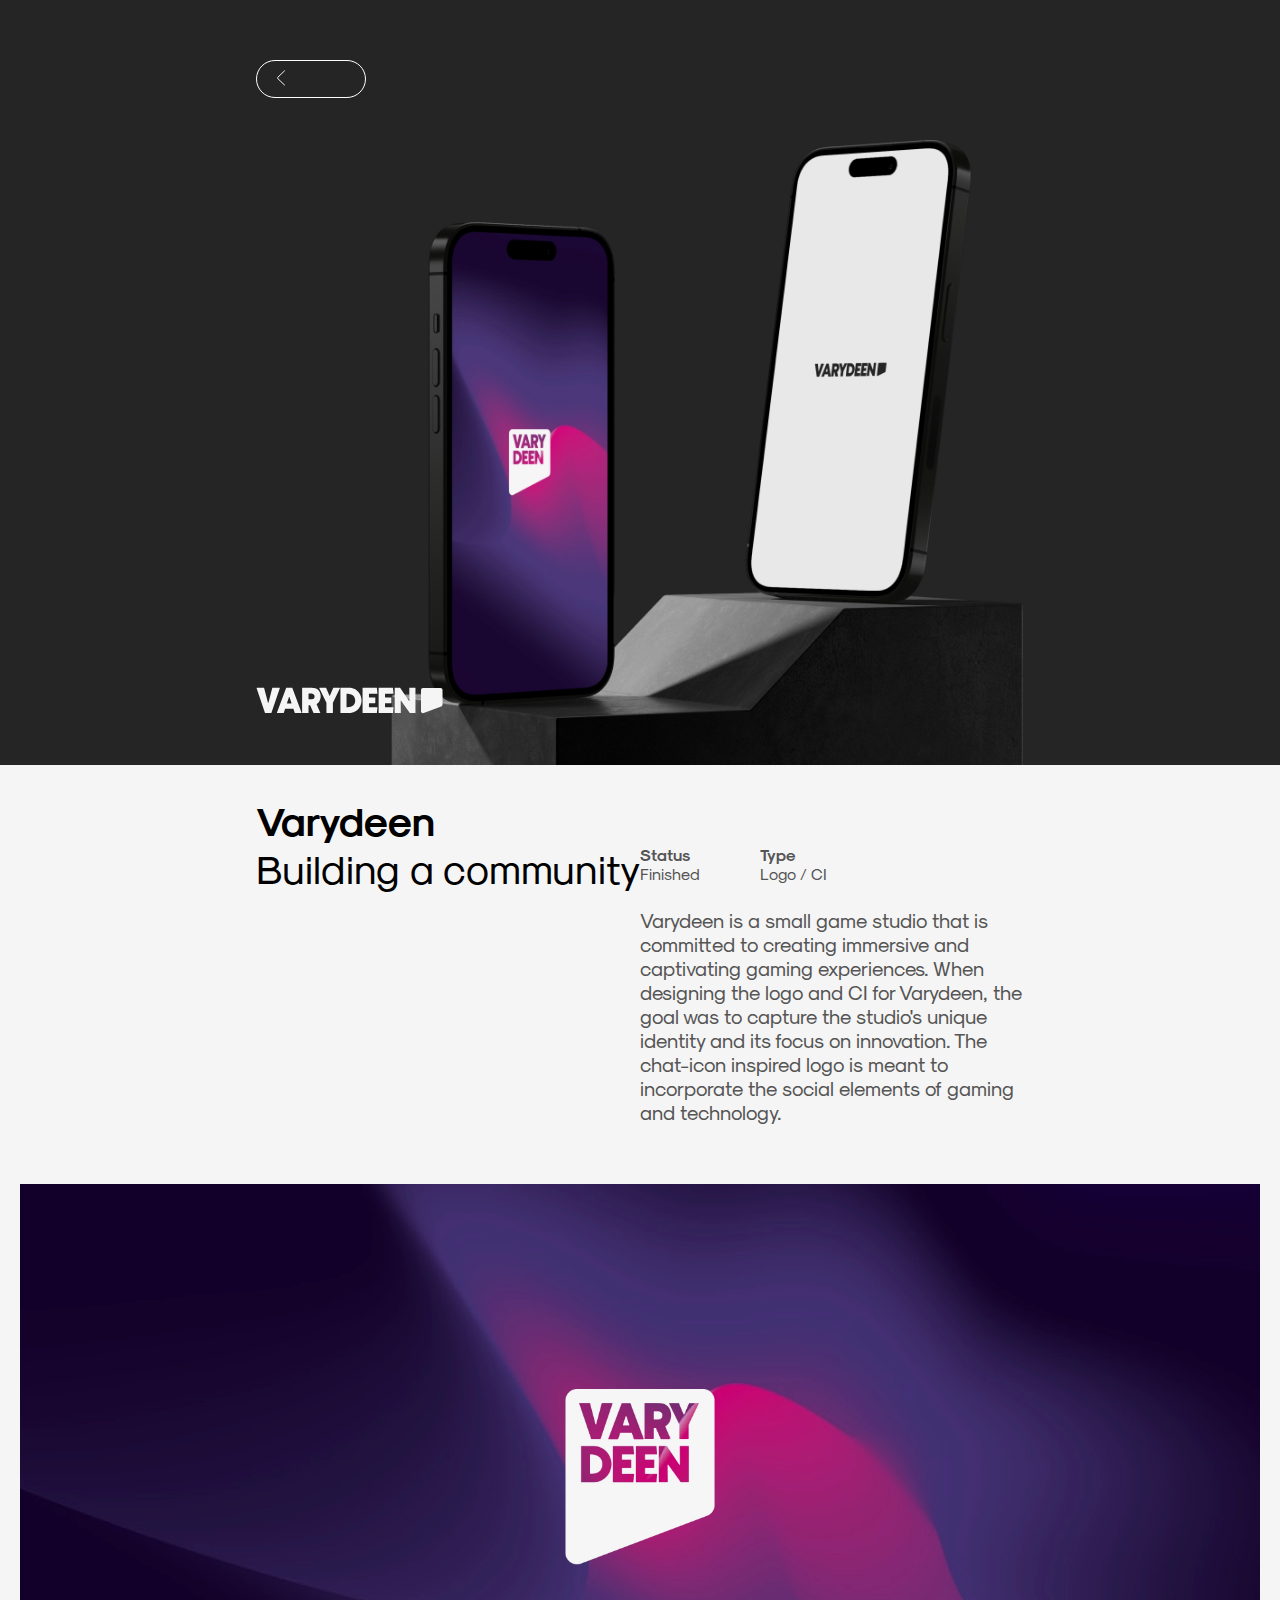
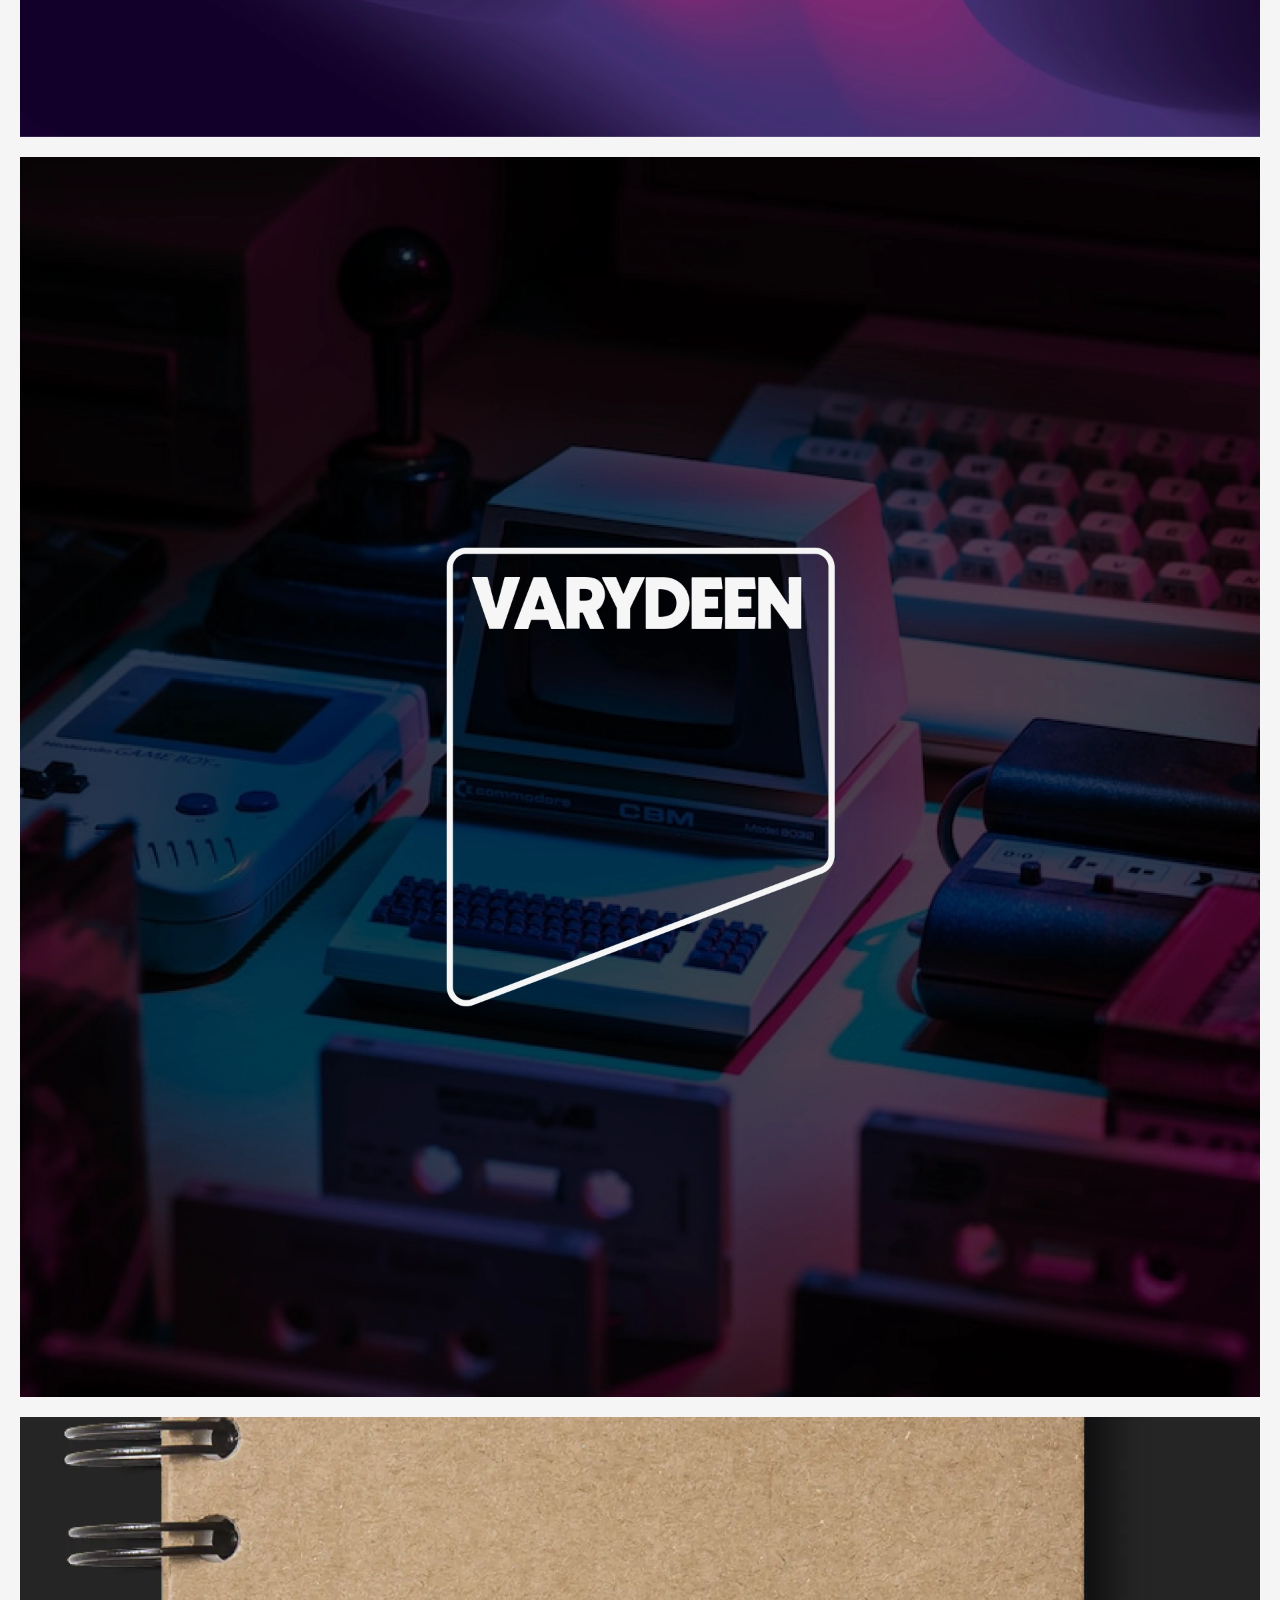
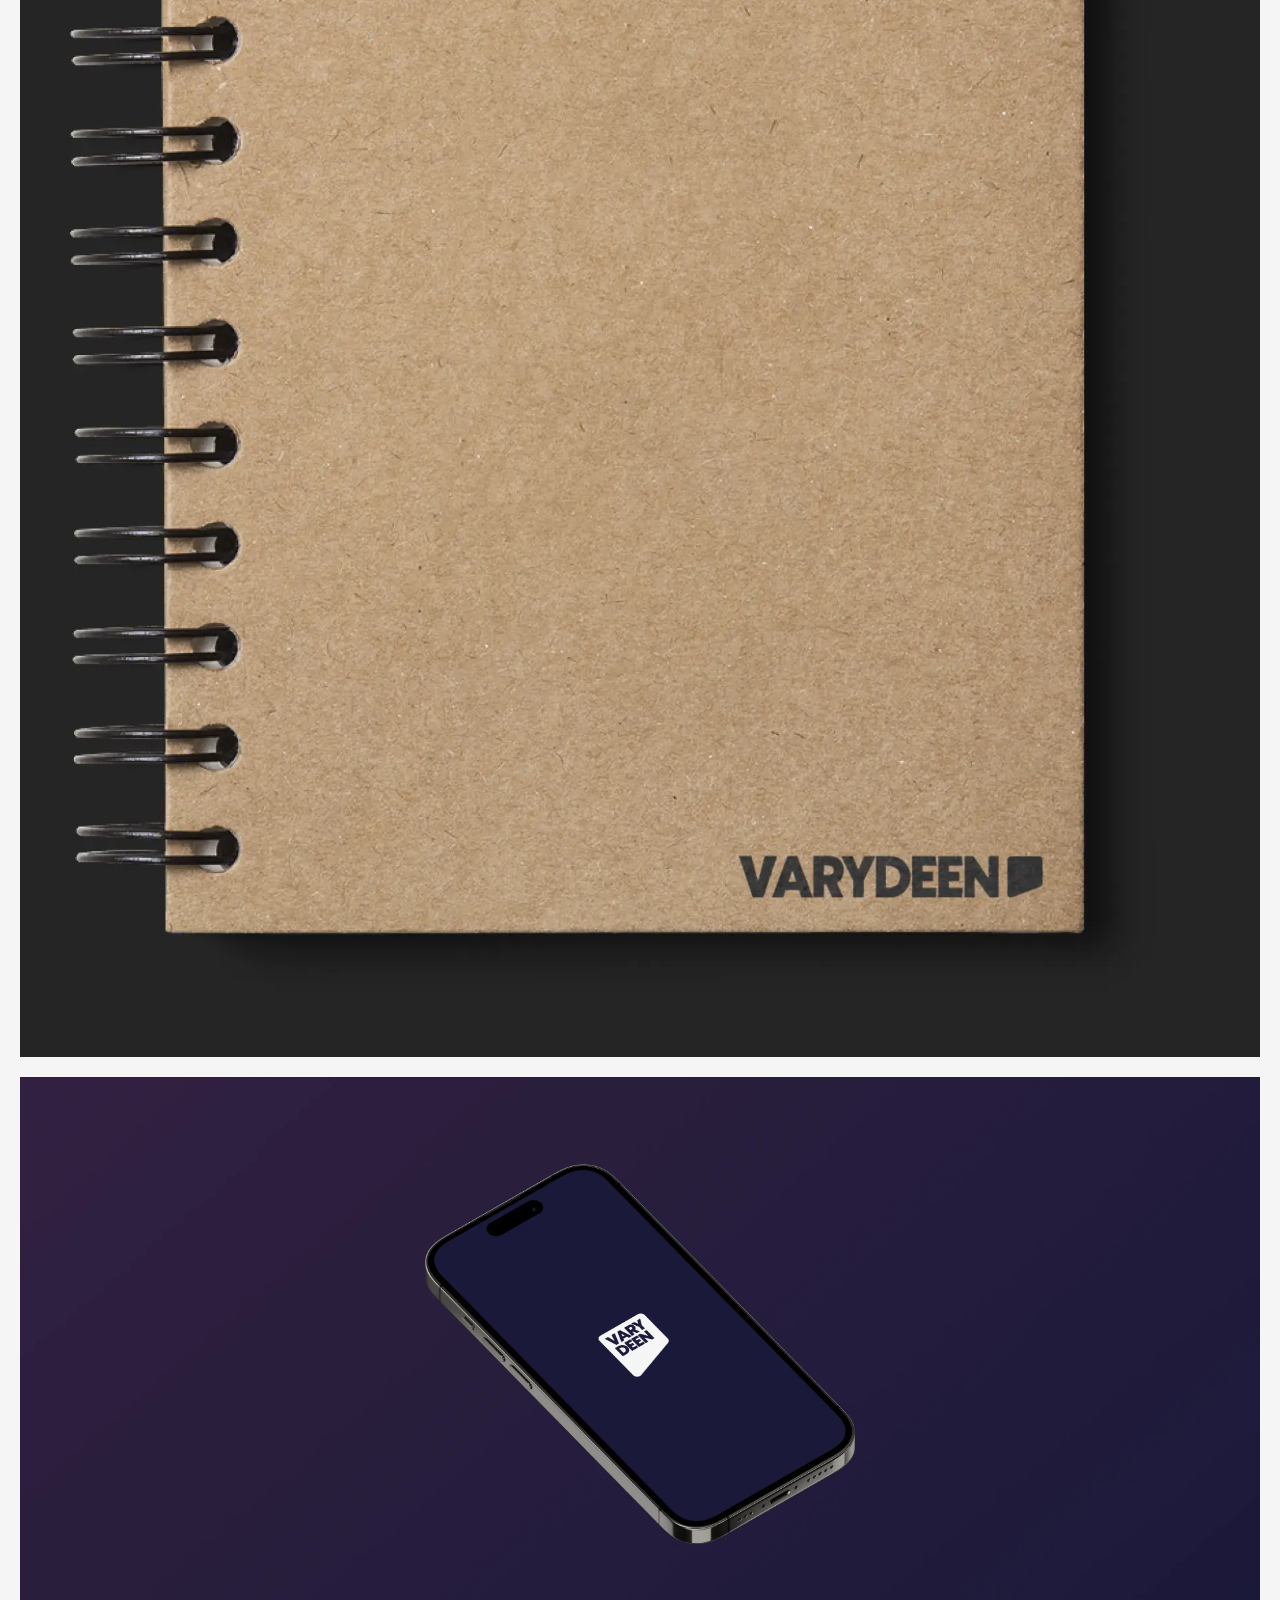
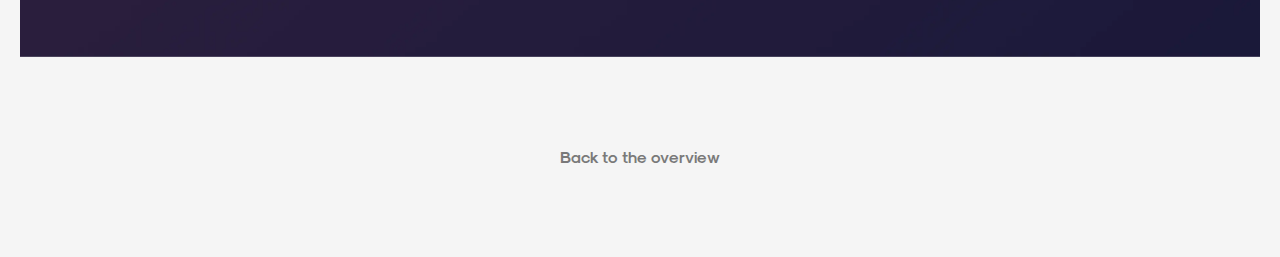
<file: projects/varydeen/index.html>
<!DOCTYPE html>
<html lang="en">
<head>
    <meta charset="UTF-8">
    <meta http-equiv="X-UA-Compatible" content="IE=edge">
    <meta name="viewport" content="width=device-width, initial-scale=1.0">
    <title>Varydeen</title>
    <link rel="stylesheet" href="../pr-style.css">
    <link rel="shortcut icon" href="/halftone/resources/images/halftone-logo-small.svg" type="image/x-icon">
</head>
<body>
    <section class="banner">
        <button class="back" onclick="window.location.href='/';"><svg width="9" height="16" viewBox="0 0 9 16" fill="none" xmlns="http://www.w3.org/2000/svg"><path d="M7.53284 0.894775L0.86179 7.23228C0.44679 7.62653 0.446789 8.28802 0.86179 8.68227L7.53284 15.0198" stroke="#F5F5F5" stroke-linecap="round"/></svg></button>
        <img src="images/banner.webp" alt="" class="banner-img">
        <img src="images/varydeen-logo.svg" alt="" class="banner-logo">
    </section>

    <section class="text-sec title-sec">
        <div class="text-sub-sec">
            <div class="pr-name">
                <h1>Varydeen</h1>
                <h2>Building a community</h2>
            </div>
            <div class="text">
                <div class="pr-status">
                    <div class="status">
                        <h3>Status</h3>
                        Finished
                    </div>
                    <div class="type">
                        <h3>Type</h3>
                        Logo / CI
                    </div>
                </div>
                Varydeen is a small game studio that is committed to creating immersive and captivating gaming experiences. When designing the logo and CI for Varydeen, the goal was to capture the studio's unique identity and its focus on innovation. The chat-icon inspired logo is meant to incorporate the social elements of gaming and technology.
            </div>
        </div>
    </section>

    <section class="images">
        <img src="images/wide-01.webp" alt="" class="img-full">
        <img src="images/half-02.webp" alt="" class="img-half">
        <img src="images/half-03.webp" alt="" class="img-half">
        <img src="images/wide-04.webp" alt="" class="img-full">
    </section>


    <div class="footer">
        <a href="/">Back to the overview</a>
    </div>

    
</body>
</html>
</file>
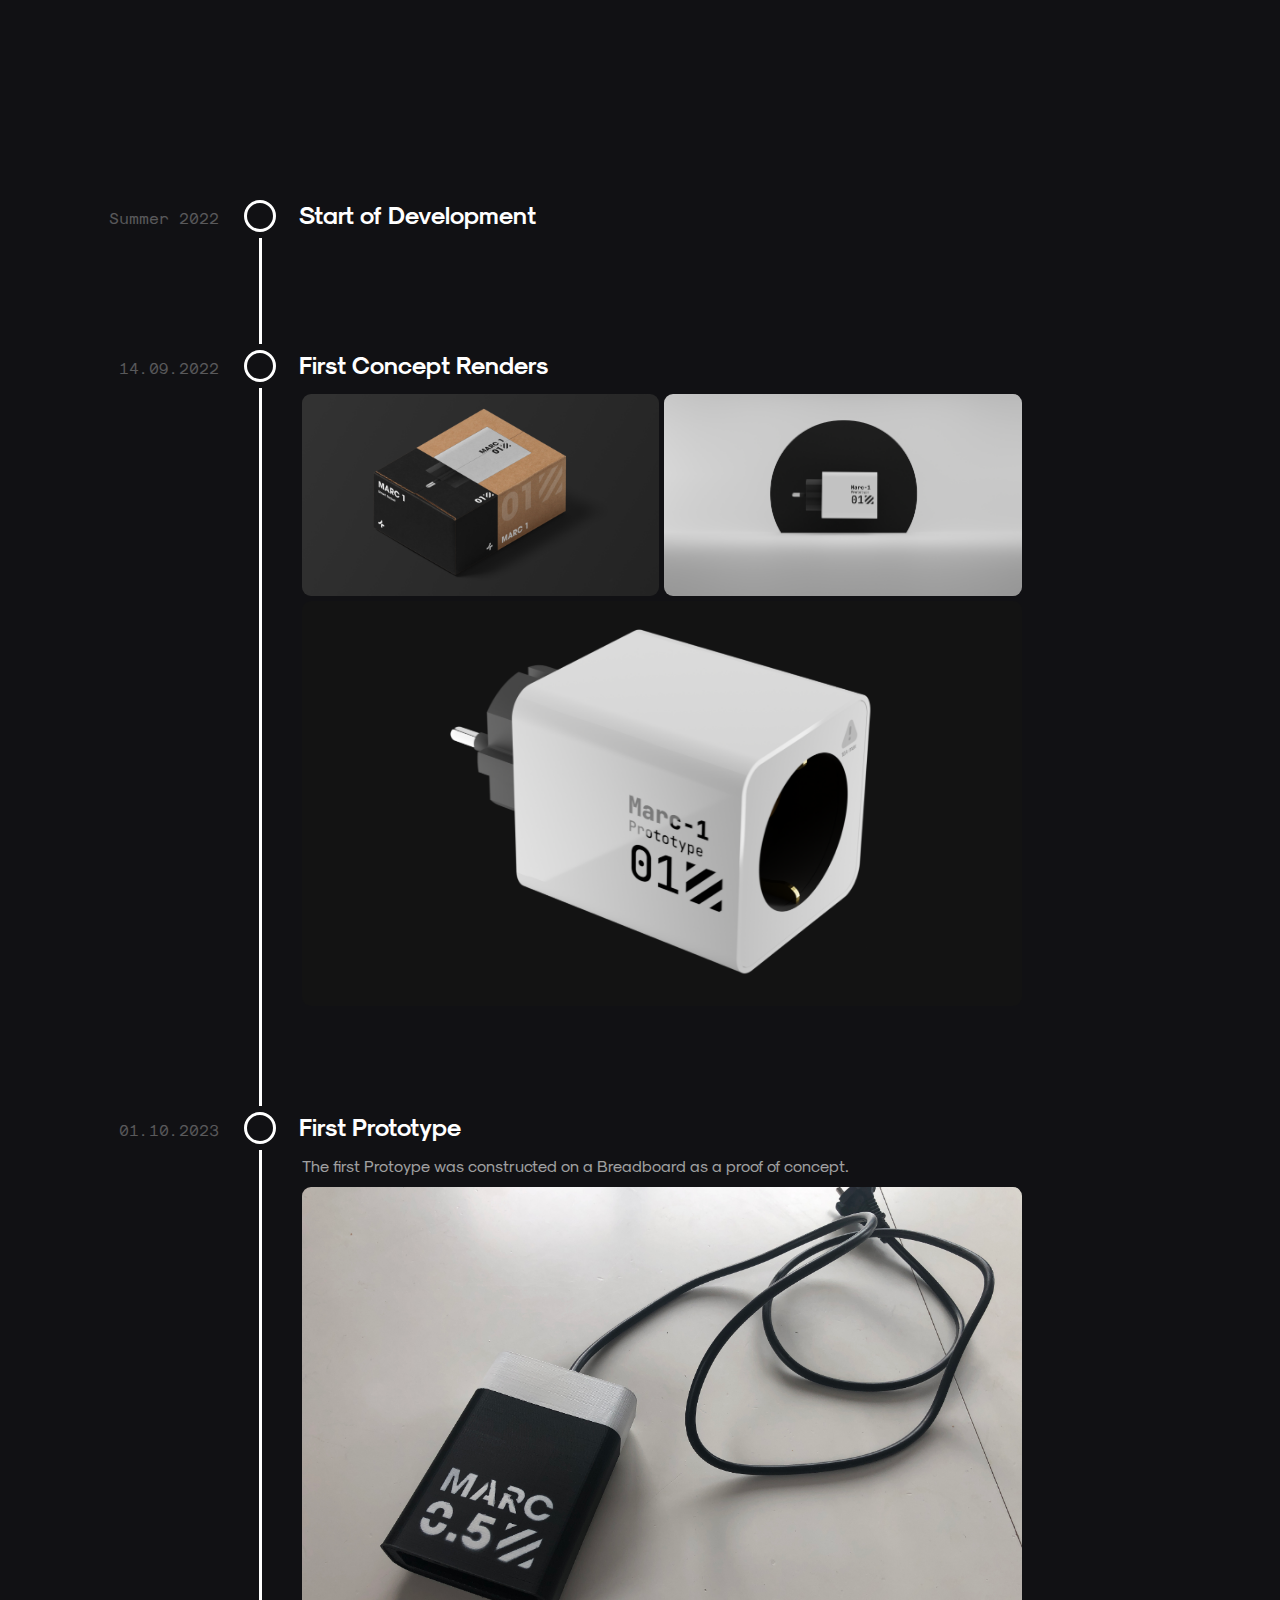
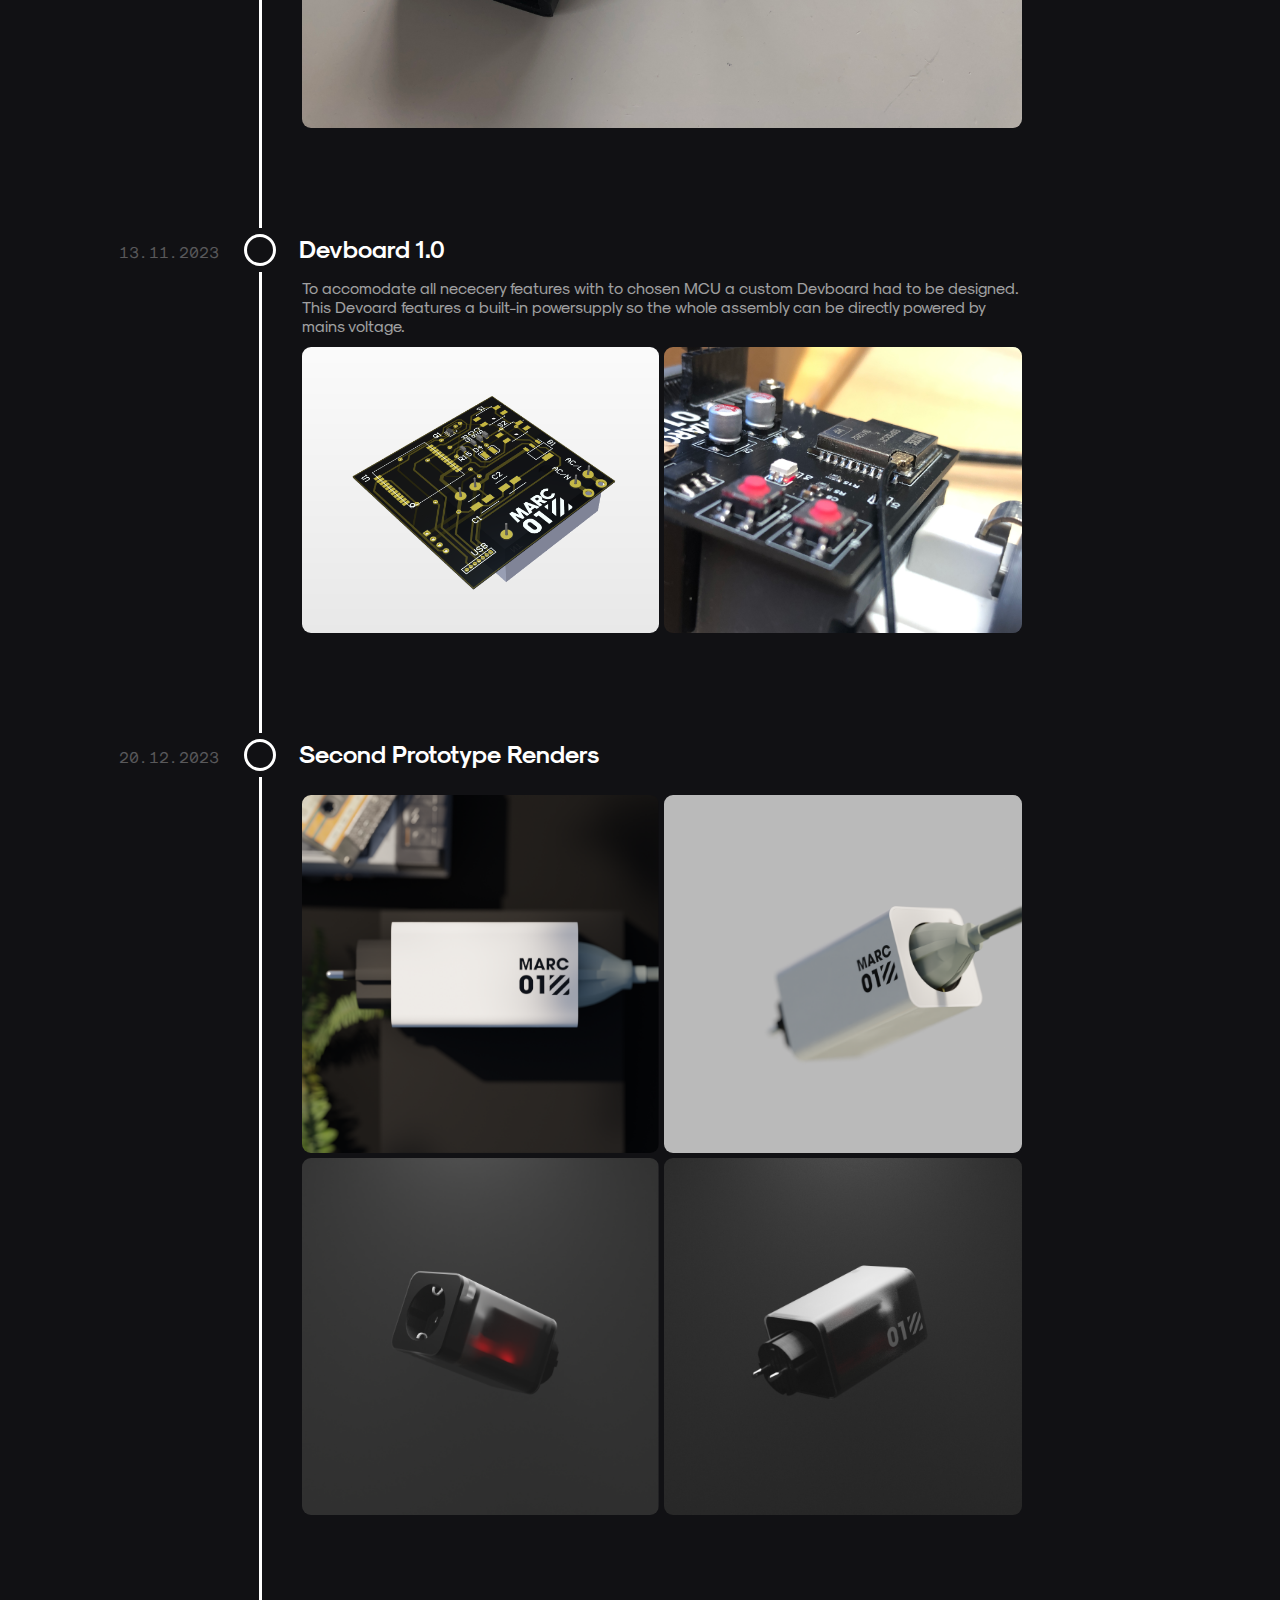
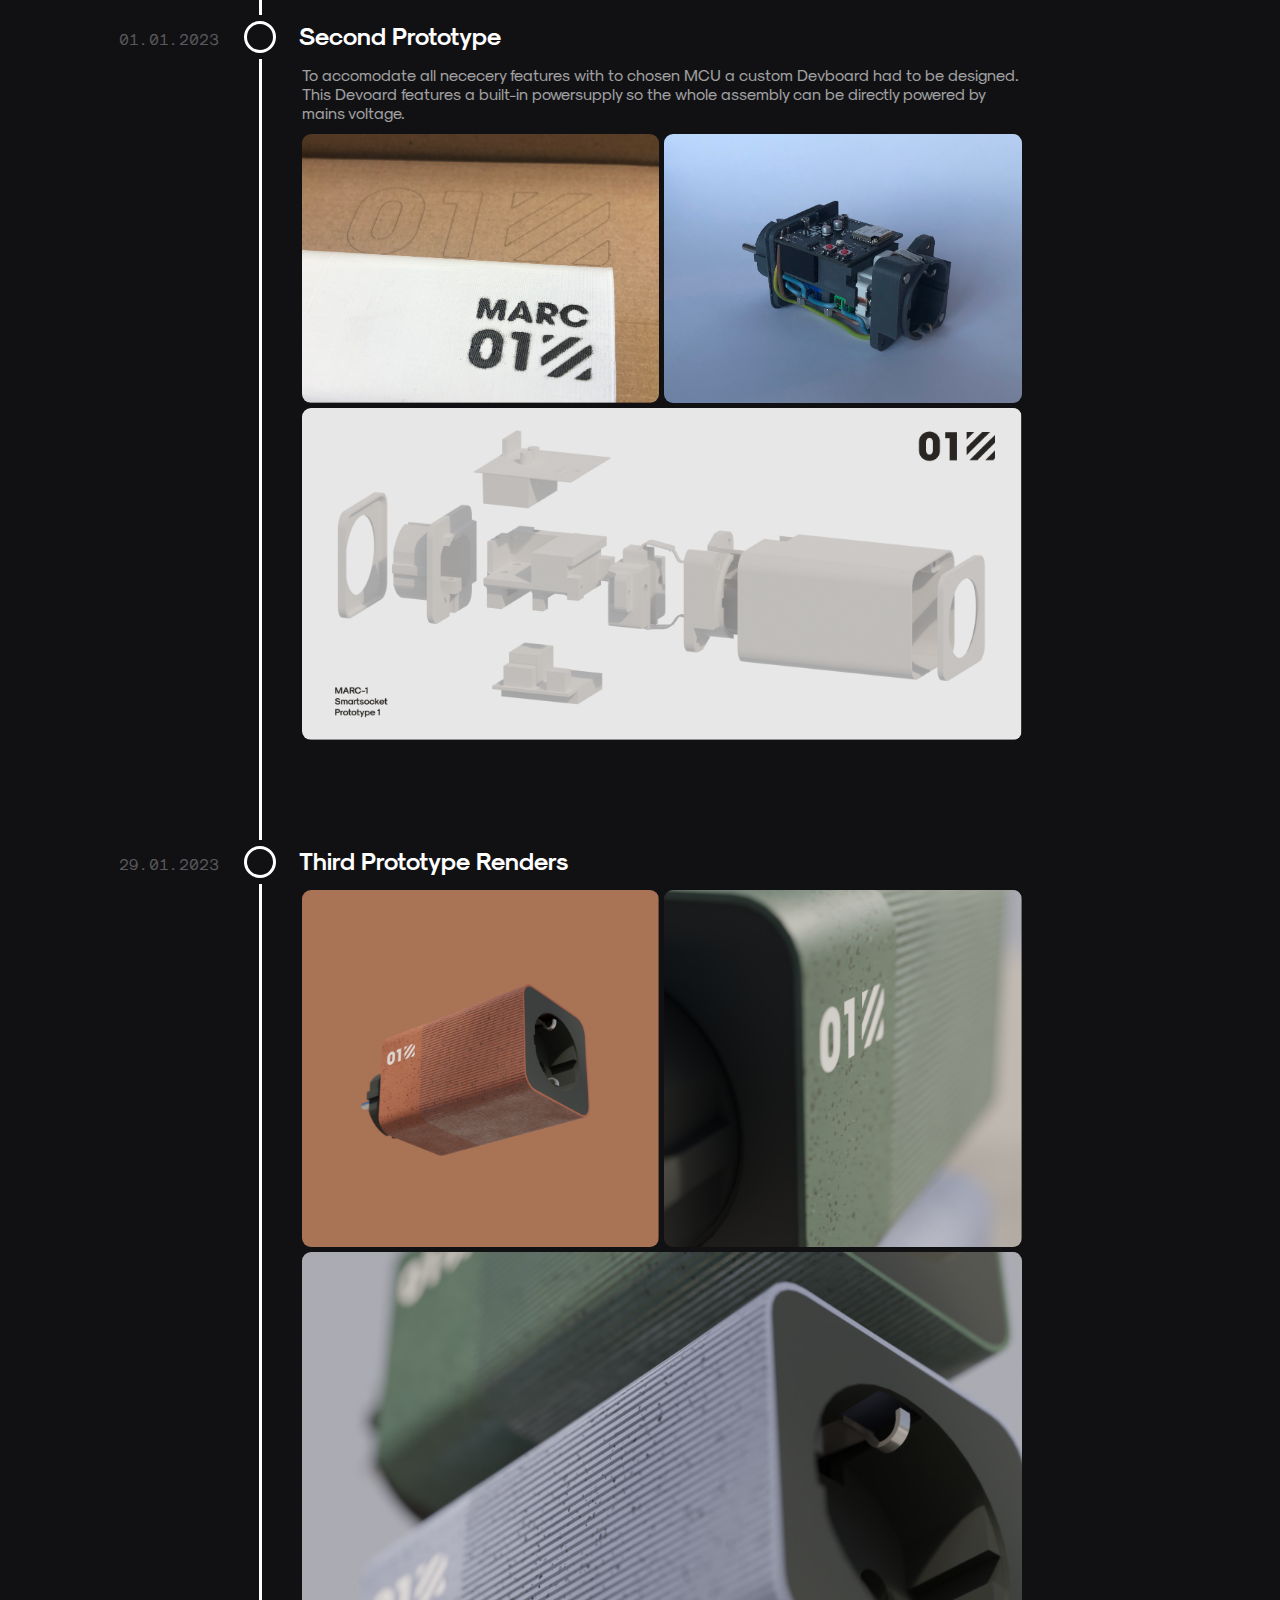
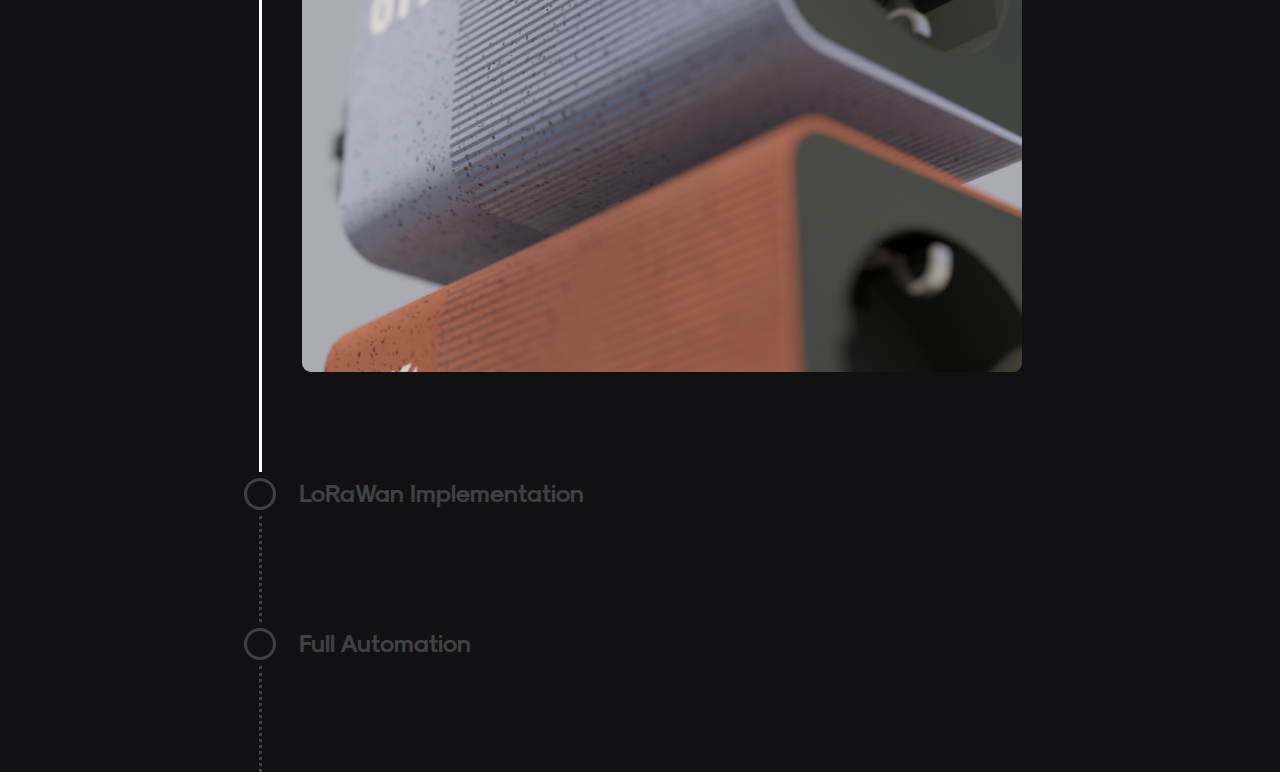
<file: projects/marc/marc/index.html>
<!DOCTYPE html>
<html lang="en">
<head>
    <meta charset="UTF-8">
    <meta http-equiv="X-UA-Compatible" content="IE=edge">
    <meta name="viewport" content="width=device-width, initial-scale=1.0">
    <meta name="description" content="Aether">
    <title>MARC-1</title>
    <link rel="stylesheet" href="marc.css">
    <!-- <script src="/utility/script.js"></script> -->
    <!-- <link rel="icon" href="/images/Aether-logo-icon.svg"> -->
</head>
<body>
    

    <div class="timeline">
        <div class="tl-section">
            <div class="tl-circle"></div>
            <span class="tl-date">Summer 2022</span>
            <h2 class="tl-h">Start of Development</h2>
            <div class="tl-s-content">
                <!-- <p class="tl-text">Semper neque aliquet ornare mattis quam suspendisse nunc nisl quis. Ante eget hendrerit integer sed nascetur convallis. At sit aliquet sed neque. Sem congue sed eget adipiscing nibh eget penatibus. Dis maecenas nulla pharetra donec faucibus integer faucibus consectetur orci. Ultrices egestas adipiscing odio praesent fermentum. Faucibus pulvinar rhoncus duis a neque diam. Pharetra proin volutpat amet pharetra ante eget ullamcorper et. Bibendum neque aliquam odio eu id potenti quam at. Nec eget lectus odio nunc. Urna.</p> -->
            </div>
        </div>

        <div class="tl-section">
            <div class="tl-circle"></div>
            <span class="tl-date">14.09.2022</span>
            <h2 class="tl-h">First Concept Renders</h2>
            <div class="tl-s-content">
                <!-- <p class="tl-text">lorem </p> -->
                <div class="tl-images">
                    <img src="./images/s-1-render-3.png" alt="" class="tl-img">
                    <img src="./images/s-1-render-2.png" alt="" class="tl-img">
                    <img src="./images/s-1-render-1.png" alt="" class="tl-img">
                </div>
                <!-- <p class="tl-text">lorem </p> -->
            </div>
        </div>

        <div class="tl-section">
            <div class="tl-circle"></div>
            <span class="tl-date">01.10.2023</span>
            <h2 class="tl-h">First Prototype</h2>
            <div class="tl-s-content">
                <p class="tl-text">The first Protoype was constructed on a Breadboard as a proof of concept. </p>
                <img src="./images/marc-05.png" alt="" class="tl-img">
            </div>
        </div>

        <div class="tl-section">
            <div class="tl-circle"></div>
            <span class="tl-date">13.11.2023</span>
            <h2 class="tl-h">Devboard 1.0</h2>
            <div class="tl-s-content">
                <p class="tl-text">To accomodate all nececery features with to chosen MCU a custom Devboard had to be designed. This Devoard features a built-in powersupply so the whole assembly can be directly powered by mains voltage. </p>
                <div class="tl-images">
                    <img src="./images/marc-pcb-render.png" alt="" class="tl-img">
                    <img src="./images/marc-pcb-close.png" alt="" class="tl-img">
                </div>
            </div>
        </div>

        <div class="tl-section">
            <div class="tl-circle"></div>
            <span class="tl-date">20.12.2023</span>
            <h2 class="tl-h">Second Prototype Renders</h2>
            <div class="tl-s-content">
                <p class="tl-text"></p>
                <div class="tl-images">
                    <img src="./images/marc-4-1.png" alt="" class="tl-img">
                    <img src="./images/marc-4-2.png" alt="" class="tl-img">
                    <img src="./images/marc-t-1.png" alt="" class="tl-img">
                    <img src="./images/marc-t-2.png" alt="" class="tl-img">
                </div>
            </div>
        </div>

        <div class="tl-section">
            <div class="tl-circle"></div>
            <span class="tl-date">01.01.2023</span>
            <h2 class="tl-h">Second Prototype</h2>
            <div class="tl-s-content">
                <p class="tl-text">To accomodate all nececery features with to chosen MCU a custom Devboard had to be designed. This Devoard features a built-in powersupply so the whole assembly can be directly powered by mains voltage. </p>
                <div class="tl-images">
                    <img src="./images/marc-packaging-close.png" alt="" class="tl-img">
                    <img src="./images/marc-1-open.png" alt="" class="tl-img">
                    <img src="./images/marc-expl.png" alt="" class="tl-img">
                </div>
            </div>
        </div>

        <div class="tl-section">
            <div class="tl-circle"></div>
            <span class="tl-date">29.01.2023</span>
            <h2 class="tl-h">Third Prototype Renders</h2>
            <div class="tl-s-content">
                <!-- <p class="tl-text"></p> -->
                <div class="tl-images">
                    <img src="./images/recycled-02.png" alt="" class="tl-img">
                    <img src="./images/recycled-05.png" alt="" class="tl-img">
                    <img src="./images/recycled-04.png" alt="" class="tl-img">
                </div>
            </div>
        </div>

        <div class="tl-section not-yet">
            <div class="tl-circle"></div>
            <!-- <span class="tl-date">01.01.2023</span> -->
            <h2 class="tl-h">LoRaWan Implementation</h2>
            <div class="tl-s-content">
                <!-- <p class="tl-text">lorem </p> -->
            </div>
        </div>

        <div class="tl-section not-yet">
            <div class="tl-circle"></div>
            <!-- <span class="tl-date">01.01.2023</span> -->
            <h2 class="tl-h">Full Automation</h2>
            <div class="tl-s-content">
                <!-- <p class="tl-text">lorem </p> -->
            </div>
        </div>


    </div>

</body>
</file>
<file: style.css>
@import './resources/fonts/fonts.css';

* {
    box-sizing: border-box;
    margin: 0;
    padding: 0;
}

body {
    background: #f5f5f5;
    font-family: Modernist;
    overflow-x: hidden;
}

section.desc-sec {
    width: 60%;
    max-width: 2000px;
    height: fit-content;
    margin: auto;
    display: flex;
    flex-direction: column;
    flex-wrap: wrap;
    gap: 200px;
    margin-top: 200px;
    margin-bottom: 200px;
}



.table {
    width: 100%;
}

.table .row-1, .table .row-2 {
    width: 100%;
    display: flex;
    flex-direction: row;
    justify-content: space-evenly;
}

.col {
    flex-grow: 1;
    width: 33%;
    padding: 20px;
    display: flex;
    justify-content: center;
    flex-direction: column;
}

.col.mid {
    border: 1px solid black;
    border-top: none;
    border-bottom: none;
}

.table hr {
    margin: 20px 0px;
    border-top: 1px solid black;
}


.table #table-title {
    font-size: 36px;
    font-weight: bold;
    vertical-align: middle;
}

.table #table-content {
    font-size: 16px;
    font-family: Modernist-mono;
    vertical-align: middle;
}

.table #table-content span {
    font-family: Modernist;
    font-weight: bold;
}

.table .table-contact {
    font-size: 16px;
    font-family: Modernist-mono;
}

.table a {
    font-family: Modernist;
    font-weight: bold;
    color: black;
    text-decoration: none; 
}

.table .table-projects {
    font-family: Modernist-mono;
}

a {
    font-family: Modernist;
    font-weight: bold;
    color: black;
    text-decoration: none; 
}


.pfp {
    position: absolute;
    width: 250px;
    right: 2%;
    top: 150px;
    transform: rotate(3deg);
    box-shadow: 4px 4px 14px 0px rgba(0, 0, 0, 0.25);
    transition: all .2s;
    border-radius: 5px;
}

.pfp:hover {
    width: 350px;
    transform: rotate(0deg);
    box-shadow: 4px 10px 25px 0px rgba(0, 0, 0, 0.25);
}




.text-sub-sec {
    width: 100%;
    display: flex;
    flex-direction: row;
    flex-wrap: wrap;
}

.pr-name {
    width: 50%;
    min-width: 350px;
    margin-bottom: 30px;
}

.pr-name h1 {
    font-size: 36px;
    font-weight: bold;
}

.pr-name h2 {
    font-size: 40px;
    font-weight: normal;
}

.text {
    width: 50%;
    color: #555555;
    font-size: 20px;
    min-width: 350px;
}

.pr-heading {
    width: 50%;
    margin-bottom: 30px;
}

.pr-heading h1, h1.pr-heading {
    font-weight: bold;
    font-size: 32px;
}






section.work {
    width: 100vw;
    height: fit-content;
    background: white;
    display: flex;
    flex-direction: column;
    align-items: center;
    justify-content: space-around;
    gap: 70px;
    padding: 100px 0;
}

section.work h1 {
    font-size: 40px;
    font-weight: bold;
}

section.work .btn-group {
    display: flex;
    gap: 10px;
}

section.work #btn-group button {
    padding: 0 15px;
    height: 34px;
    font-family: Modernist-mono;
    background: none;
    border: none;
    border-radius: 999px;
    cursor: pointer;
    user-select: none;
}

section.work #btn-group button.active {
    border: 1px solid black;
}

.work-projects {
    width: calc(100% - 30px);
    display: grid;
    grid-template-columns: repeat(auto-fit, minmax(150px, 360px));
    grid-auto-rows: auto;
    grid-auto-flow: dense;
    gap: 15px;
    justify-content: center;
}

.work-projects img {
    height: 100%;
    width: 100%;
    display: none;
    cursor: pointer;
    user-select: none;
}

.work-projects img.show {
    display: block;
    height: auto;
}

.work-projects img.normal {
    overflow: hidden;
    background-size: cover;
    background-position: center;
    background-repeat: no-repeat;
    padding: 0;
    margin: 0;
}

.work-projects img.large {
    grid-row:  span 2 / auto;
    grid-column: span 2 / auto;
}

::selection {
    color: white;
    background: black;
}





@media only screen and (max-width: 850px) {
    section.desc-sec {
        width: 90%;
        margin-top: 100px;
        margin-bottom: 150px;
        gap: 150px;
    }
    
    .table {
        width: 100%;
    }
    
    .table .row-1, .table .row-2 {
        width: 100%;
        min-width: none;
        flex-direction: column;
    }
    
    .col {
        width: 100%;
    }
    
    .col.mid {
        border: 1px solid black;
        border-left: none;
        border-right: none;
    }

    .table hr#small-hr {
        opacity: 0;
    }
    
    
    .table #table-title {
        font-size: 32px;
    }
    

    .pfp {
        position: relative;
        width: 100%;
        height: auto;
        margin: auto;
        top: auto; right: auto;
        margin-top: -100px;
        margin-bottom: -100px;
        transform: rotate(0);
        box-shadow: none;
        transition: all .2s;
        border-radius: 2px;
    }

    .pfp:hover {
        width: 100%;
        box-shadow: none;
    }


    
    
    
    .text-sub-sec {
        width: 100%;
    }
    
    .pr-name {
        width: 100%;
        margin-bottom: 30px;
    }
    
    .pr-name h1 {
        font-size: 32px;
    }
    
    .pr-name h2 {
        font-size: 32px;
    }
    
    .text {
        width: 100%;
        font-size: 18px;
    }
    
    .pr-heading {
        width: 100%;
        margin-bottom: 30px;
    }
    
    .pr-heading h1, h1.pr-heading {
        font-size: 24px;
    }
    
    

    
    
    
    section.work h1 {
        font-size: 36px;
    }

    section.work #btn-group button {
        color: black;
    }
    
    .work-projects {
        width: calc(100% - 30px);
        grid-template-columns: repeat(auto-fit, minmax(0, 360px));
        grid-template-rows: 1fr;
        gap: 10px;
    }



}
</file>
<file: projects/pr-style.css>
@import '../style.css';

body {
    overflow-x: hidden;
}



section.banner {
    width: 100vw;
    max-height: 850px;
    height: 85vh;
}

section.banner .banner-img {
    width: 100%;
    height: 100%;
    object-fit: cover;
    background-position: center;
    background-origin: border-box;
}

.banner-logo {
    position: absolute;
    bottom: 180px;
    left: 20%;
}

button.back {
    position: absolute;
    top: 60px;
    left: 20%;
    height: 38px;
    width: 110px;
    border-radius: 999px;
    border: 1px solid white;
    background: none;
    transition: width .2s;
}

button.back:hover {
    width: 120px;
}

button.back:active {
    width: 100px;
}

button.back svg {
    margin-left: -60px;
}




section.text-sec {
    width: 60%;
    max-width: 2000px;
    height: fit-content;
    margin: auto;
    display: flex;
    flex-direction: column;
    flex-wrap: wrap;
    gap: 60px;
    margin-top: 200px;
    margin-bottom: 200px;
}

section.text-sec.title-sec {
    margin-top: 30px;
    margin-bottom: 60px;
}

.text-sub-sec {
    width: 100%;
    display: flex;
    flex-direction: row;
    flex-wrap: wrap;
}

.pr-name {
    width: 50%;
    min-width: 350px;
}

.pr-name h1 {
    font-size: 40px;
    font-weight: bold;
}

.pr-name h2 {
    font-size: 40px;
    font-weight: normal;
}

.text {
    width: 50%;
    color: #555555;
    font-size: 20px;
    min-width: 350px;
}

.pr-heading {
    width: 50%;
}

.pr-heading h1, h1.pr-heading {
    font-weight: bold;
    font-size: 32px;
}

.pr-status {
    display: flex;
    gap: 60px;
    margin-bottom: 25px;
    margin-top: 50px;
    font-size: 16px;
}

.pr-status h3 {
    font-size: 16px;
    font-weight: bold;
}






section.images {
    width: calc(100vw - 40px);
    max-width: 2000px;
    height: fit-content;
    margin: auto;
    display: flex;
    flex-direction: row;
    flex-wrap: wrap;
    justify-content: center;
    gap: 20px;
}

section.images img {
    width: 800px;
    object-fit: cover;
}

section.images .img-full {
    flex-grow: 2;
    -webkit-flex-grow: 2;
    flex-basis: 100%;
}

section.images iframe.img-full {
    aspect-ratio: 2 / 1;
}

section.images .img-half {
    flex-grow: 1;
    -webkit-flex-grow: 1;
}

section.images video.img-half {
    flex-grow: 1;
    width: 50%;
}


.footer {
    font-family: Modernist;
    opacity: .5;
    display: flex;
    justify-content: center;
    align-items: center;
    height: 200px;
}


@media only screen and (max-width: 1200px) {
    section.banner {
        height: 40vh;
    }
    
    .banner-logo {
        position: absolute;
        top: calc(40vh - 70px);
        left: 5%;
    }
    
    button.back {
        position: absolute;
        top: 30px;
        left: 5%;
    }
    
    
    
    
    section.text-sec {
        width: 90%;
        margin-top: 100px;
        margin-bottom: 100px;
    }
    
    section.text-sec.title-sec {
        margin-top: 20px;
    }
    
    .pr-name h1 {
        font-size: 32px;
    }
    
    .pr-name h2 {
        font-size: 32px;
    }
    
    .text {
        font-size: 18px;
        width: 100%;
    }
    
    .pr-heading h1, h1.pr-heading {
        font-size: 24px;
        margin-bottom: 30px;
        width: 100%;
    }
    
    .pr-status h3 {
        font-size: 16px;
    }
    
    

    
    section.images {
        width: calc(100vw - 20px);
        gap: 10px;
    }
    
    section.images img {
        width: 90vw;
    }

    section.images iframe.img-full {
        aspect-ratio: 1 / 1;
    }
}
</file>
<file: projects/marc/marc/marc.css>
@import "/style.css";

* {
    margin: 0;
    padding: 0;
    box-sizing: border-box;
}

body {
    overflow-x: hidden;
    background-color: #111114;
    color: white;
    font-family: Modernist;
}

.footer {
    color: white;
    font-weight: normal;
}


.timeline {
    width: fit-content;
    height: fit-content;
    margin: auto;
    margin-top: 200px;
}

.tl-section {
    margin-top: 6px;
}

.tl-circle {
    width: 32px;
    height: 32px;
    border-radius: 999px;
    border: 3px solid white;

    position: absolute;
    margin-left: -15px;
}

.tl-date {
    font-family: Modernist-mono;
    width: fit-content;
    font-size: 16px;
    /* font-weight: 600; */
    opacity: 30%;
    text-align: right;

    position: absolute;
    margin-left: -160px;
    margin-top: 8px;
    width: 120px;
}

.tl-h {
    margin-left: 40px;

    font-size: 24px;
    font-weight: 600;
}

.tl-s-content {
    border-left: 3px solid white;
    padding-left: 40px;
    margin-top: 10px;
    padding-top: 6px;
    padding-bottom: 100px;
    display: flex;
    flex-direction: column;
    gap: 12px;
}

.tl-text {
    width: 720px;
    font-size: 16px;
    /* font-weight: 500; */
    opacity: 60%;
}

.tl-images {
    display: flex;
    width: 720px;
    gap: 5px;
    flex-direction: row;
    flex-wrap: wrap;
}

.tl-img {
    width: 720px;
    border-radius: 9px;
}

.tl-images > .tl-img {
    border-radius: 9px;
    width: unset;
    width: 49%;
    height: auto;
    flex-grow: 2;
    flex-shrink: 2;
}

.not-yet {
    opacity: 20%;
}

.not-yet > .tl-s-content {
    border-left: 3px dotted white;
}


@media only screen and (max-width: 1100px) {
    
    .tl-section {
        width: 80%;
        margin: auto;
        transform: translateX(5%);
        margin-top: 4px;
    }

    .tl-circle {
        width: 16px;
        height: 16px;
        border: 2px solid white;
        margin-left: -7px;
    }

    .tl-date {
        transform: rotate(-90deg);
        font-size: 14px;
        margin-left: -80px;
        margin-top: 80px;
    }
    
    .tl-h {
        margin-left: 20px;
        font-size: 18px;
    }
    
    .tl-s-content {
        border-left: 2px solid white;
        padding-left: 20px;
        margin-top: 0;
        padding-top: 10px;
    }
    
    .tl-text {
        width: 100%;
        font-size: 14px;
        font-weight: 450;
        opacity: 60%;
    }
    
    .tl-img {
        width: 100%;
        border-radius: 6px;
    }

    .tl-images {
        display: flex;
        width: 100%;
        gap: 5px;
        flex-direction: row;
        flex-wrap: wrap;
    }
    
    .tl-img {
        width: 100%;
        border-radius: 6px;
    }
    
    .tl-images > .tl-img {
        width: unset;
        width: 100%;
        height: auto;
        flex-grow: 2;
        flex-shrink: 2;
    }
    
}
</file>
